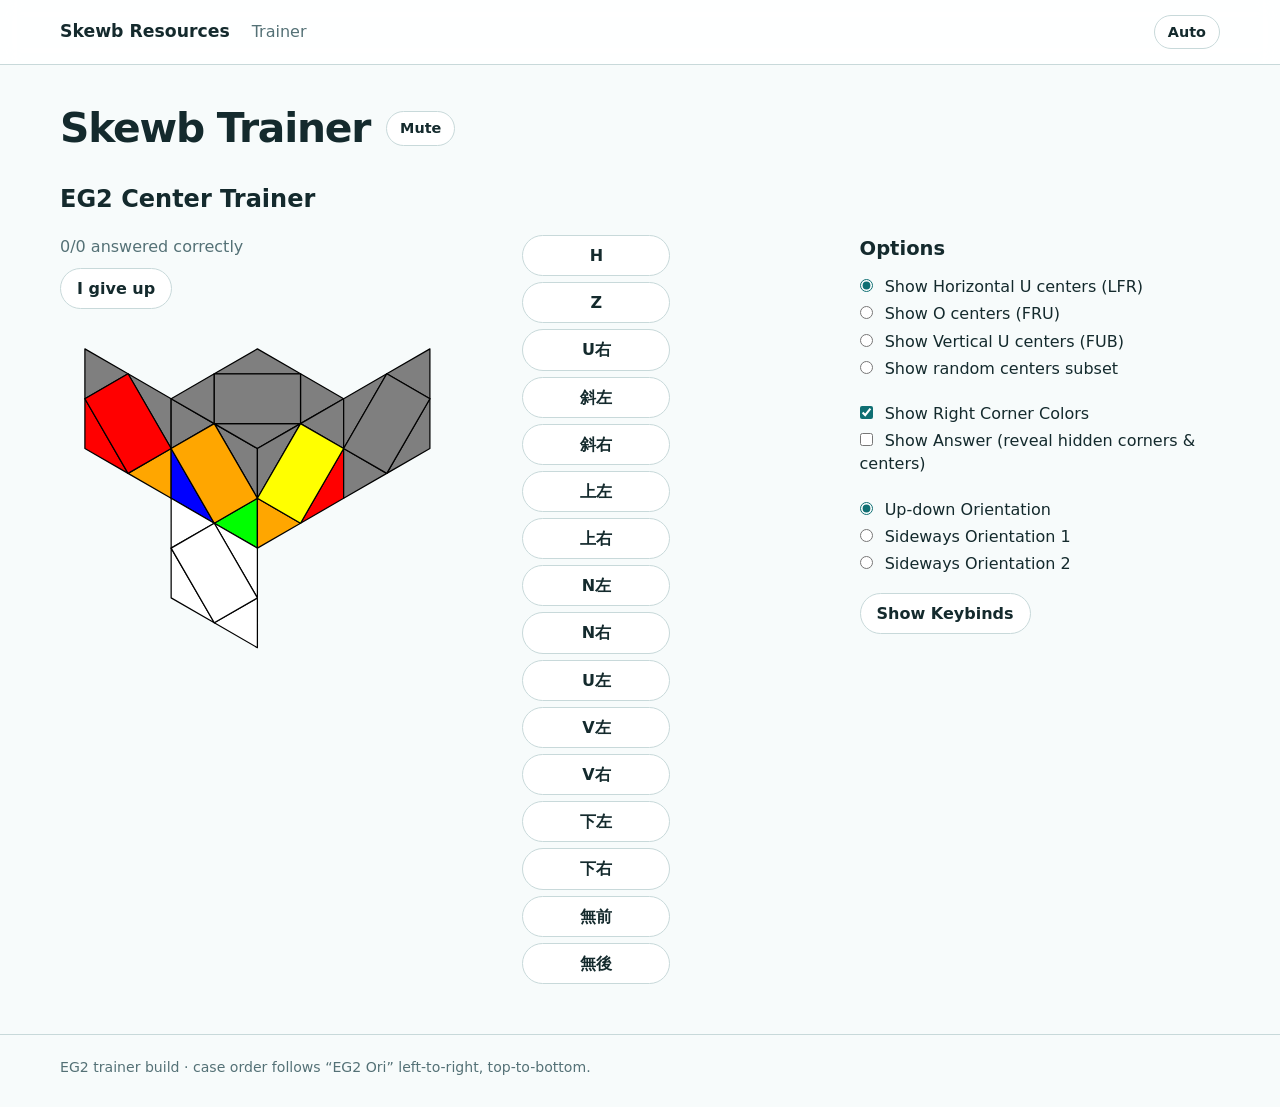
<file: index.html>
<!doctype html>
<html lang="en">
<head>
  <meta charset="utf-8" />
  <meta name="viewport" content="width=device-width, initial-scale=1" />
  <meta name="color-scheme" content="light dark" />
  <title>EG2 Center Trainer</title>
  <style>
:root {
  --bg: #f7fbfb;
  --surface: #ffffff;
  --surface-2: #f1f7f7;
  --ink: #142a2d;
  --muted: #547176;
  --line: #c8d9da;
  --line-heavy: #79999d;
  --accent: #0f6f73;
  --error-bg: #ffd9d9;
  --success-bg: #cff1d5;
  --shadow: 0 14px 40px rgba(28, 71, 76, 0.08);
}

html[data-theme="dark"] {
  --bg: #101819;
  --surface: #172224;
  --surface-2: #1d2b2d;
  --ink: #eaf5f5;
  --muted: #a9c0c2;
  --line: #34494c;
  --line-heavy: #789295;
  --accent: #83d7dc;
  --error-bg: #5d2727;
  --success-bg: #1d5530;
  --shadow: 0 14px 40px rgba(0, 0, 0, 0.18);
}

@media (prefers-color-scheme: dark) {
  html[data-theme="auto"] {
    --bg: #101819;
    --surface: #172224;
    --surface-2: #1d2b2d;
    --ink: #eaf5f5;
    --muted: #a9c0c2;
    --line: #34494c;
    --line-heavy: #789295;
    --accent: #83d7dc;
    --error-bg: #5d2727;
    --success-bg: #1d5530;
    --shadow: 0 14px 40px rgba(0, 0, 0, 0.18);
  }
}

* { box-sizing: border-box; }
body {
  margin: 0;
  font-family: ui-sans-serif, system-ui, -apple-system, BlinkMacSystemFont, "Segoe UI", sans-serif;
  background: var(--bg);
  color: var(--ink);
  line-height: 1.45;
}
button, input { font: inherit; }
button { color: inherit; }

.shell { width: min(1160px, calc(100% - 32px)); margin-inline: auto; }
.site-header {
  border-bottom: 1px solid var(--line);
  background: color-mix(in srgb, var(--surface) 88%, transparent);
  backdrop-filter: blur(10px);
}
.header-row { min-height: 64px; display: flex; align-items: center; gap: 22px; }
.brand { font-size: 1.08rem; font-weight: 750; color: var(--ink); text-decoration: none; }
.nav { display: flex; gap: 16px; margin-right: auto; }
.nav a { color: var(--muted); text-decoration: none; }
.nav a:hover { color: var(--ink); }
.main { padding-block: 34px 50px; }
.title-row { display: flex; align-items: center; gap: 16px; }
h1 { margin: 0; font-size: clamp(1.9rem, 4vw, 2.55rem); letter-spacing: -0.03em; }
h2 { margin: 24px 0 18px; font-size: 1.5rem; }
h3 { margin: 0 0 12px; font-size: 1.22rem; }

.trainer-grid {
  display: grid;
  grid-template-columns: minmax(340px, 1.05fr) minmax(210px, 0.72fr) minmax(280px, 0.95fr);
  column-gap: 64px;
  row-gap: 28px;
  align-items: start;
}
.question-column { min-width: 0; }
.score { margin-bottom: 10px; color: var(--muted); }

.pill {
  appearance: none;
  border: 1px solid var(--line);
  border-radius: 999px;
  background: var(--surface);
  padding: 8px 16px;
  font-weight: 650;
  cursor: pointer;
  transition: transform 130ms ease, border-color 130ms ease, background 130ms ease;
}
.pill:hover:not(:disabled) { transform: translateY(-1px); border-color: var(--line-heavy); }
.pill:disabled { opacity: 0.55; cursor: default; }
.pill.small { padding: 6px 13px; font-size: 0.9rem; }

.skewb-box {
  width: min(100%, 440px);
  margin-top: 15px;
  background: transparent;
}
.skewb-box svg { width: 100%; height: auto; display: block; overflow: visible; }

.answer-list { display: flex; flex-direction: column; gap: 6px; align-items: flex-start; }
.answer-button {
  width: 148px;
  text-align: center;
  appearance: none;
  border: 1px solid var(--line);
  border-radius: 999px;
  background: var(--surface);
  padding: 8px 14px;
  font-weight: 650;
  cursor: pointer;
  transition: transform 130ms ease, border-color 130ms ease, background 90ms ease;
}
.answer-button:hover { transform: translateY(-1px); border-color: var(--line-heavy); }
.answer-button.error { background: var(--error-bg); }
.answer-button.correct { background: var(--success-bg); }

.option-line { display: block; margin: 4px 0; cursor: pointer; }
.option-line input { margin: 0 7px 0 0; accent-color: var(--accent); }
.option-spacer { height: 14px; }

.keybind-editor { margin-top: 12px; display: grid; gap: 7px; }
.keybind-row { display: grid; grid-template-columns: 72px 80px 70px; gap: 7px; align-items: center; font-size: 0.92rem; }
.keybind-key { color: var(--muted); }
.keybind-row .pill { padding: 5px 10px; font-size: 0.86rem; }
.keybind-editor[hidden] { display: none; }

.site-footer { border-top: 1px solid var(--line); color: var(--muted); padding: 22px 0 30px; font-size: 0.88rem; }

@media (max-width: 960px) {
  .trainer-grid { grid-template-columns: minmax(300px, 1fr) minmax(200px, .65fr); column-gap: 34px; }
  .options-column { grid-column: 1 / -1; }
}
@media (max-width: 640px) {
  .shell { width: min(100% - 22px, 1160px); }
  .header-row { gap: 14px; }
  .trainer-grid { grid-template-columns: 1fr; }
  .answers-column, .options-column { grid-column: auto; }
  .answer-list { display: grid; grid-template-columns: repeat(2, minmax(0, 1fr)); width: 100%; }
  .answer-button { width: 100%; }
  .skewb-box { width: 100%; max-width: 430px; }
}

</style>
</head>
<body>
  <header class="site-header">
    <div class="shell header-row">
      <a class="brand" href="#">Skewb Resources</a>
      <nav class="nav" aria-label="Primary navigation">
        <a href="#trainer">Trainer</a>
      </nav>
      <button id="themeButton" class="pill small" type="button" aria-label="Theme">Auto</button>
    </div>
  </header>

  <main id="trainer" class="shell main">
    <div class="title-row">
      <h1>Skewb Trainer</h1>
      <button id="muteButton" class="pill small" type="button">Mute</button>
    </div>

    <h2>EG2 Center Trainer</h2>

    <div class="trainer-grid">
      <section class="question-column" aria-label="Question">
        <div id="score" class="score">0/0 answered correctly</div>
        <button id="giveUpButton" class="pill" type="button">I give up</button>
        <div id="skewbMount" class="skewb-box" aria-label="Skewb center recognition question"></div>
      </section>

      <section class="answers-column" aria-label="Answers">
        <div id="answerButtons" class="answer-list"></div>
      </section>

      <section class="options-column" aria-label="Options">
        <form id="optionsForm">
          <h3>Options</h3>

          <label class="option-line"><input type="radio" name="trainerType" value="HorizontalU" checked /> Show Horizontal U centers (LFR)</label>
          <label class="option-line"><input type="radio" name="trainerType" value="O" /> Show O centers (FRU)</label>
          <label class="option-line"><input type="radio" name="trainerType" value="VerticalU" /> Show Vertical U centers (FUB)</label>
          <label class="option-line"><input type="radio" name="trainerType" value="Random" /> Show random centers subset</label>

          <div class="option-spacer"></div>
          <label class="option-line"><input id="showRightCornerColors" type="checkbox" checked /> Show Right Corner Colors</label>
          <label class="option-line"><input id="showAnswer" type="checkbox" /> Show Answer (reveal hidden corners & centers)</label>

          <div class="option-spacer"></div>
          <label class="option-line"><input type="radio" name="cubeOrientation" value="UpDown" checked /> Up-down Orientation</label>
          <label class="option-line"><input type="radio" name="cubeOrientation" value="Sideways" /> Sideways Orientation 1</label>
          <label class="option-line"><input type="radio" name="cubeOrientation" value="Sideways2" /> Sideways Orientation 2</label>

          <div class="option-spacer"></div>
          <button id="keybindToggle" class="pill" type="button">Show Keybinds</button>
          <div id="keybindEditor" class="keybind-editor" hidden></div>
        </form>
      </section>
    </div>
  </main>

  <footer class="site-footer">
    <div class="shell">EG2 trainer build · case order follows “EG2 Ori” left-to-right, top-to-bottom.</div>
  </footer>

  <script>
(() => {
  "use strict";

  // ---------- Constants ----------
  const COLORS = {
    Gray: "rgb(127,127,127)",
    Orange: "rgb(255,166,0)",
    Green: "rgb(0,255,0)",
    Yellow: "rgb(255,255,0)",
    White: "rgb(255,255,255)",
    Red: "rgb(255,0,0)",
    Blue: "rgb(0,0,255)",
  };

  const SHORT_TO_COLOR = {
    R: COLORS.Red,
    G: COLORS.Green,
    O: COLORS.Orange,
    B: COLORS.Blue,
    Y: COLORS.Yellow,
    W: COLORS.White,
    X: COLORS.Gray,
  };

  const COLOR_TO_SHORT = new Map(Object.entries(SHORT_TO_COLOR).map(([short, color]) => [color, short]));

  // Position order used throughout is [L, F, R, B, U].
  // These are the 16 EG2 Ori representatives in the exact order of the user's
  // reference image: left-to-right on row 1, then left-to-right on row 2.
  const EG2_REPRESENTATIVES = [
    "OBRGY", "GRBOY", "BGROY", "RYOGB",
    "OYRBG", "RYBOG", "ORBYG", "OYBGR",
    "ORYGB", "GBORY", "RYGBO", "ROYBG",
    "BORYG", "ROGYB", "BRGYO", "GOBYR",
  ];

  const EG2_NAMES = [
    "H",
    "Z",
    "U右",
    "斜左",
    "斜右",
    "上左",
    "上右",
    "N左",
    "N右",
    "U左",
    "V左",
    "V右",
    "下左",
    "下右",
    "無前",
    "無後",
  ];

  const TRAINER_TYPES = ["HorizontalU", "O", "VerticalU"];
  const ORIENTATIONS = ["UpDown", "Sideways", "Sideways2"];
  const CENTER_INDICES = { L: 4, F: 9, D: 14, U: 19, R: 24, B: 29 };
  const CASE_CENTER_INDICES = [CENTER_INDICES.L, CENTER_INDICES.F, CENTER_INDICES.R, CENTER_INDICES.B, CENTER_INDICES.U];
  const CORNER_INDICES = [
    0,1,2,3, 5,6,7,8, 10,11,12,13, 15,16,17,18, 20,21,22,23, 25,26,27,28,
  ];

  // Canonical EG2 corner frame from the source EG2 Ori image (case 132).
  // Face order here follows this renderer: L, F, D, U, R, B; each face is 4 corners + center.
  const EG2_CORNER_SHORT = [
    "O","R","O","R", null,
    "G","B","G","B", null,
    "W","W","W","W", null,
    "Y","Y","Y","Y", null,
    "R","O","R","O", null,
    "B","G","B","G", null,
  ];

  const DEFAULT_KEYBINDS = [
    "Digit1", "Digit2", "Digit3", "Digit4", "Digit5", "Digit6", "Digit7", "Digit8",
    "Digit9", "Digit0", "KeyQ", "KeyW", "KeyE", "KeyR", "KeyT", "KeyY",
  ];

  // Exact 30-sticker face order: L(0-4), F(5-9), D(10-14), U(15-19), R(20-24), B(25-29).
  // Coordinates mirror the original trainer renderer so changing orientation only changes layout,
  // never sticker meaning.
  const P = {
    UpDown: {
      translate: [10, 10],
      polys: [
        [[0,0],[1,1],[0,2]], [[1,1],[2,2],[2,4]], [[1,5],[2,4],[2,6]], [[0,2],[1,5],[0,4]], [[1,1],[2,4],[1,5],[0,2]],
        [[2,2],[3,3],[2,4]], [[3,3],[4,4],[4,6]], [[3,7],[4,6],[4,8]], [[2,4],[3,7],[2,6]], [[3,3],[4,6],[3,7],[2,4]],
        [[2,6],[3,7],[2,8]], [[3,7],[4,8],[4,10]], [[3,11],[4,10],[4,12]], [[2,8],[3,11],[2,10]], [[3,7],[4,10],[3,11],[2,8]],
        [[4,0],[5,1],[3,1]], [[5,1],[6,2],[5,3]], [[5,3],[4,4],[3,3]], [[3,3],[2,2],[3,1]], [[3,1],[5,1],[5,3],[3,3]],
        [[4,6],[4,4],[5,3]], [[6,2],[6,4],[5,3]], [[6,4],[6,6],[5,7]], [[5,7],[4,8],[4,6]], [[5,3],[6,4],[5,7],[4,6]],
        [[6,4],[6,2],[7,1]], [[8,0],[8,2],[7,1]], [[8,2],[8,4],[7,5]], [[7,5],[6,6],[6,4]], [[7,1],[8,2],[7,5],[6,4]],
      ],
    },
    Sideways: {
      translate: [10, 21],
      polys: [
        [[2,-2],[3,-1],[1,-1]], [[3,-1],[4,0],[3,1]], [[3,1],[2,2],[1,1]], [[1,1],[0,0],[1,-1]], [[1,-1],[3,-1],[3,1],[1,1]],
        [[4,0],[5,1],[3,1]], [[5,1],[6,2],[5,3]], [[5,3],[4,4],[3,3]], [[3,3],[2,2],[3,1]], [[3,1],[5,1],[5,3],[3,3]],
        [[2,2],[3,3],[2,4]], [[3,3],[4,4],[4,6]], [[3,7],[4,6],[4,8]], [[2,4],[3,7],[2,6]], [[3,3],[4,6],[3,7],[2,4]],
        [[8,2],[8,4],[7,5]], [[7,5],[6,6],[6,4]], [[6,4],[6,2],[7,1]], [[8,0],[8,2],[7,1]], [[7,1],[8,2],[7,5],[6,4]],
        [[6,2],[6,4],[5,3]], [[6,4],[6,6],[5,7]], [[5,7],[4,8],[4,6]], [[4,6],[4,4],[5,3]], [[5,3],[6,4],[5,7],[4,6]],
        [[6,6],[6,8],[5,7]], [[6,8],[6,10],[5,11]], [[5,11],[4,12],[4,10]], [[4,10],[4,8],[5,7]], [[5,7],[6,8],[5,11],[4,10]],
      ],
    },
    Sideways2: {
      translate: [10, 21],
      polys: [
        [[4,0],[5,1],[3,1]], [[5,1],[6,2],[5,3]], [[5,3],[4,4],[3,3]], [[3,3],[2,2],[3,1]], [[3,1],[5,1],[5,3],[3,3]],
        [[6,2],[6,4],[5,3]], [[6,4],[6,6],[5,7]], [[5,7],[4,8],[4,6]], [[4,6],[4,4],[5,3]], [[5,3],[6,4],[5,7],[4,6]],
        [[2,2],[3,3],[2,4]], [[3,3],[4,4],[4,6]], [[3,7],[4,6],[4,8]], [[2,4],[3,7],[2,6]], [[3,3],[4,6],[3,7],[2,4]],
        [[8,2],[8,4],[7,5]], [[7,5],[6,6],[6,4]], [[6,4],[6,2],[7,1]], [[8,0],[8,2],[7,1]], [[7,1],[8,2],[7,5],[6,4]],
        [[6,6],[6,8],[5,7]], [[6,8],[6,10],[5,11]], [[5,11],[4,12],[4,10]], [[4,10],[4,8],[5,7]], [[5,7],[6,8],[5,11],[4,10]],
        [[2,-2],[3,-1],[1,-1]], [[3,-1],[4,0],[3,1]], [[3,1],[2,2],[1,1]], [[1,1],[0,0],[1,-1]], [[1,-1],[3,-1],[3,1],[1,1]],
      ],
    },
  };

  // ---------- Small math / cube rotations ----------
  const mod = (a, b) => ((a % b) + b) % b;
  const sin90 = (n) => [0, 1, 0, -1][mod(n, 4)];
  const cos90 = (n) => [1, 0, -1, 0][mod(n, 4)];

  function rotationMatrix(axis, th) {
    const [x, y, z] = axis;
    const c = cos90(th), s = sin90(th), t = 1 - c;
    return [
      [x*x*t+c, x*y*t-z*s, x*z*t+y*s],
      [x*y*t+z*s, y*y*t+c, y*z*t-x*s],
      [x*z*t-y*s, y*z*t+x*s, z*z*t+c],
    ];
  }

  function mmul(a, b) {
    return a.map((row, i) => b[0].map((_, j) => row.reduce((sum, v, k) => sum + v * b[k][j], 0)));
  }

  function mvec(m, v) {
    return m.map((row) => row.reduce((sum, x, i) => sum + x * v[i], 0));
  }

  const RX = [0,1,2,3].map(n => rotationMatrix([1,0,0], n));
  const RY1 = rotationMatrix([0,1,0], 1);
  const RY2 = rotationMatrix([0,1,0], 2);
  const RY3 = rotationMatrix([0,1,0], 3);
  const RZ1 = rotationMatrix([0,0,1], 1);
  const RZ3 = rotationMatrix([0,0,1], 3);
  const CUBE_ROTATIONS = [
    RX[0], RX[1], RX[2], RX[3],
    RY1, mmul(RX[1], RY1), mmul(RX[2], RY1), mmul(RX[3], RY1),
    RY2, mmul(RX[1], RY2), mmul(RX[2], RY2), mmul(RX[3], RY2),
    RY3, mmul(RX[1], RY3), mmul(RX[2], RY3), mmul(RX[3], RY3),
    RZ1, mmul(RX[1], RZ1), mmul(RX[2], RZ1), mmul(RX[3], RZ1),
    RZ3, mmul(RX[1], RZ3), mmul(RX[2], RZ3), mmul(RX[3], RZ3),
  ];

  const COLOR_AXES = {
    [COLORS.White]: [0,-1,0],
    [COLORS.Red]: [-1,0,0],
    [COLORS.Green]: [0,0,1],
    [COLORS.Orange]: [1,0,0],
    [COLORS.Blue]: [0,0,-1],
    [COLORS.Yellow]: [0,1,0],
    [COLORS.Gray]: [0,0,0],
  };
  const AXIS_TO_COLOR = new Map(Object.entries(COLOR_AXES).map(([color, axis]) => [axis.join(","), color]));
  function rotateColor(color, rotation) {
    if (color === COLORS.Gray) return COLORS.Gray;
    return AXIS_TO_COLOR.get(mvec(rotation, COLOR_AXES[color]).join(","));
  }

  // ---------- EG2 full-state model & display-based classification ----------
  // The old build grouped center permutations by a center-only y conjugation. That is
  // valid for the highly symmetric NS solved layer, but not for directional EG2 corners.
  // In this build the EG2 corners define the coordinate frame. Every answer is derived
  // from the complete displayed cube state after undoing its whole-cube color rotation.

  const CANONICAL_CORNER_COLORS = EG2_CORNER_SHORT.map(v => v ? SHORT_TO_COLOR[v] : null);

  function makeCanonicalFullState(caseIndex) {
    const state = Array(30).fill(COLORS.Gray);
    for (const i of CORNER_INDICES) state[i] = CANONICAL_CORNER_COLORS[i];

    const rep = EG2_REPRESENTATIVES[caseIndex];
    state[CENTER_INDICES.L] = SHORT_TO_COLOR[rep[0]];
    state[CENTER_INDICES.F] = SHORT_TO_COLOR[rep[1]];
    state[CENTER_INDICES.R] = SHORT_TO_COLOR[rep[2]];
    state[CENTER_INDICES.B] = SHORT_TO_COLOR[rep[3]];
    state[CENTER_INDICES.U] = SHORT_TO_COLOR[rep[4]];
    state[CENTER_INDICES.D] = COLORS.White;
    return state;
  }

  function rotateState(state, rotation) {
    return state.map(c => rotateColor(c, rotation));
  }

  function cornerFrameMatches(state) {
    return CORNER_INDICES.every(i => state[i] === CANONICAL_CORNER_COLORS[i]);
  }

  function normalizeEG2State(rotatedFullState) {
    const matches = [];
    for (const candidate of CUBE_ROTATIONS) {
      const normalized = rotateState(rotatedFullState, candidate);
      if (cornerFrameMatches(normalized)) matches.push(normalized);
    }
    if (matches.length !== 1) {
      throw new Error(`EG2 corner-frame normalization expected 1 match, got ${matches.length}`);
    }
    return matches[0];
  }

  function centerSequenceFromState(normalizedState) {
    return CASE_CENTER_INDICES.map(i => COLOR_TO_SHORT.get(normalizedState[i])).join("");
  }

  function classifyDisplayedFullState(rotatedFullState) {
    const normalized = normalizeEG2State(rotatedFullState);
    if (normalized[CENTER_INDICES.D] !== COLORS.White) {
      throw new Error("EG2 normalization did not restore the white D center");
    }
    const seq = centerSequenceFromState(normalized);
    const caseIndex = EG2_REPRESENTATIVES.indexOf(seq);
    if (caseIndex < 0) throw new Error(`Unknown normalized EG2 center state: ${seq}`);
    return { caseIndex, normalized, sequence: seq };
  }

  function makeMaskedState(fullState, trainerType, showRightCornerColors, showAnswer) {
    if (showAnswer) return [...fullState];

    const state = Array(30).fill(COLORS.Gray);

    // Keep the bottom face exactly as the original NS trainer does.
    for (let i = 10; i <= 14; i++) state[i] = fullState[i];

    // Exactly three recognition centers, matching the original NS trainer subsets.
    if (trainerType === "HorizontalU") {
      state[CENTER_INDICES.L] = fullState[CENTER_INDICES.L];
      state[CENTER_INDICES.F] = fullState[CENTER_INDICES.F];
      state[CENTER_INDICES.R] = fullState[CENTER_INDICES.R];
      state[2] = fullState[2];
      state[3] = fullState[3];
    } else if (trainerType === "O") {
      state[CENTER_INDICES.F] = fullState[CENTER_INDICES.F];
      state[CENTER_INDICES.R] = fullState[CENTER_INDICES.R];
      state[CENTER_INDICES.U] = fullState[CENTER_INDICES.U];
    } else if (trainerType === "VerticalU") {
      state[CENTER_INDICES.F] = fullState[CENTER_INDICES.F];
      state[CENTER_INDICES.U] = fullState[CENTER_INDICES.U];
      state[CENTER_INDICES.B] = fullState[CENTER_INDICES.B];
    } else {
      throw new Error(`Unknown trainer type: ${trainerType}`);
    }

    // Same corner clues as the original NS center trainer, but with EG2 colors.
    state[7] = fullState[7];
    state[8] = fullState[8];
    if (showRightCornerColors) {
      state[22] = fullState[22];
      state[23] = fullState[23];
    }
    return state;
  }

  // ---------- Persistent settings ----------
  const STORAGE_KEY = "eg2-center-trainer-settings-v2";
  const KEYBIND_KEY = "eg2-center-trainer-keybinds-v1";
  const THEME_KEY = "eg2-center-trainer-theme-v1";

  const options = Object.assign({
    trainerType: "HorizontalU",
    showRightCornerColors: true,
    showAnswer: false,
    cubeOrientation: "UpDown",
  }, safeReadJSON(STORAGE_KEY, {}));

  let keybinds = safeReadJSON(KEYBIND_KEY, DEFAULT_KEYBINDS);
  if (!Array.isArray(keybinds) || keybinds.length !== 16) keybinds = [...DEFAULT_KEYBINDS];

  function safeReadJSON(key, fallback) {
    try {
      const raw = localStorage.getItem(key);
      return raw ? JSON.parse(raw) : fallback;
    } catch { return fallback; }
  }
  function saveOptions() { localStorage.setItem(STORAGE_KEY, JSON.stringify(options)); }
  function saveKeybinds() { localStorage.setItem(KEYBIND_KEY, JSON.stringify(keybinds)); }

  // ---------- Trainer state ----------
  let currentQuestion = null;
  let correctQuestions = 0;
  let totalQuestions = 0;
  let wrongThisQuestion = new Set();
  let answeredCorrectCase = null;
  let muted = false;
  let keybindEditorOn = false;
  let editingCase = null;

  function randomChoice(arr) { return arr[Math.floor(Math.random() * arr.length)]; }

  function generateQuestion() {
    const sourceCaseIndex = Math.floor(Math.random() * EG2_REPRESENTATIVES.length);
    const rotation = randomChoice(CUBE_ROTATIONS);
    const fullState = rotateState(makeCanonicalFullState(sourceCaseIndex), rotation);
    const derived = classifyDisplayedFullState(fullState);
    if (derived.caseIndex !== sourceCaseIndex) {
      throw new Error(`Generated EG2 case mismatch: source ${sourceCaseIndex}, displayed ${derived.caseIndex}`);
    }
    currentQuestion = {
      sourceCaseIndex,
      caseIndex: derived.caseIndex,
      rotation,
      fullState,
      randomTrainerType: randomChoice(TRAINER_TYPES),
    };
    wrongThisQuestion = new Set();
    renderAll();
  }

  function chosenTrainerType() {
    return options.trainerType === "Random" ? currentQuestion.randomTrainerType : options.trainerType;
  }

  function rendererState() {
    return makeMaskedState(
      currentQuestion.fullState,
      chosenTrainerType(),
      !!options.showRightCornerColors,
      !!options.showAnswer,
    );
  }

  // ---------- SVG renderer ----------
  function buildSVG(state) {
    const ns = "http://www.w3.org/2000/svg";
    const svg = document.createElementNS(ns, "svg");
    svg.setAttribute("viewBox", "0 0 160 140");
    svg.setAttribute("role", "img");
    svg.setAttribute("aria-label", "EG2 center recognition Skewb diagram");

    const xsc = Math.sqrt(3) * 10;
    const ysc = 10;
    const spec = P[options.cubeOrientation] || P.UpDown;
    const [tx, ty] = spec.translate;

    spec.polys.forEach((poly, i) => {
      const el = document.createElementNS(ns, "polygon");
      const pts = poly.map(([x,y]) => `${x * xsc + tx} ${y * ysc + ty}`).join(" ");
      el.setAttribute("points", pts);
      el.setAttribute("fill", state[i]);
      el.setAttribute("stroke", "black");
      el.setAttribute("stroke-width", "0.5");
      el.setAttribute("stroke-linejoin", "round");
      svg.appendChild(el);
    });
    return svg;
  }

  // ---------- UI ----------
  const els = {
    score: document.getElementById("score"),
    giveUpButton: document.getElementById("giveUpButton"),
    skewbMount: document.getElementById("skewbMount"),
    answerButtons: document.getElementById("answerButtons"),
    optionsForm: document.getElementById("optionsForm"),
    showRight: document.getElementById("showRightCornerColors"),
    showAnswer: document.getElementById("showAnswer"),
    muteButton: document.getElementById("muteButton"),
    themeButton: document.getElementById("themeButton"),
    keybindToggle: document.getElementById("keybindToggle"),
    keybindEditor: document.getElementById("keybindEditor"),
  };

  function renderAll() {
    renderScore();
    renderDiagram();
    renderAnswers();
    syncOptionsUI();
    renderKeybindEditor();
  }

  function renderScore() {
    els.score.textContent = `${correctQuestions}/${totalQuestions} answered correctly`;
  }

  function renderDiagram() {
    els.skewbMount.replaceChildren(buildSVG(rendererState()));
  }

  function renderAnswers() {
    els.answerButtons.replaceChildren();
    EG2_REPRESENTATIVES.forEach((_, i) => {
      const btn = document.createElement("button");
      btn.type = "button";
      btn.className = "answer-button";
      if (wrongThisQuestion.has(i)) btn.classList.add("error");
      if (answeredCorrectCase === i) btn.classList.add("correct");
      btn.textContent = EG2_NAMES[i];
      btn.title = `Reference case ${i + 1} (image order)`;
      btn.addEventListener("click", () => selectCase(i));
      els.answerButtons.appendChild(btn);
    });
  }

  function syncOptionsUI() {
    const trainerRadio = els.optionsForm.querySelector(`input[name="trainerType"][value="${options.trainerType}"]`);
    const orientationRadio = els.optionsForm.querySelector(`input[name="cubeOrientation"][value="${options.cubeOrientation}"]`);
    if (trainerRadio) trainerRadio.checked = true;
    if (orientationRadio) orientationRadio.checked = true;
    els.showRight.checked = !!options.showRightCornerColors;
    els.showAnswer.checked = !!options.showAnswer;
  }

  function humanKey(code) {
    return code.replace(/^(Key|Digit)/, "").replace("Space", "Space");
  }

  function renderKeybindEditor() {
    els.keybindEditor.hidden = !keybindEditorOn;
    els.keybindToggle.textContent = keybindEditorOn ? "Save Changes" : "Show Keybinds";
    if (!keybindEditorOn) { els.keybindEditor.replaceChildren(); return; }

    els.keybindEditor.replaceChildren();
    EG2_REPRESENTATIVES.forEach((_, i) => {
      const row = document.createElement("div");
      row.className = "keybind-row";
      const label = document.createElement("span");
      label.textContent = EG2_NAMES[i];
      const key = document.createElement("span");
      key.className = "keybind-key";
      key.textContent = `${humanKey(keybinds[i])} key`;
      const edit = document.createElement("button");
      edit.type = "button";
      edit.className = "pill";
      edit.textContent = editingCase === i ? "Press!" : "Edit";
      edit.disabled = editingCase !== null && editingCase !== i;
      edit.addEventListener("click", () => { editingCase = i; renderKeybindEditor(); edit.blur(); });
      row.append(label, key, edit);
      els.keybindEditor.appendChild(row);
    });
    const reset = document.createElement("button");
    reset.type = "button";
    reset.className = "pill";
    reset.textContent = "Reset Keybinds";
    reset.disabled = editingCase !== null;
    reset.addEventListener("click", () => { keybinds = [...DEFAULT_KEYBINDS]; saveKeybinds(); renderKeybindEditor(); });
    els.keybindEditor.appendChild(reset);
  }

  function selectCase(i) {
    if (keybindEditorOn) return;
    if (i === currentQuestion.caseIndex) {
      playTone(true);
      if (wrongThisQuestion.size === 0) {
        correctQuestions++;
        totalQuestions++;
      }
      answeredCorrectCase = i;
      generateQuestion();
      // Keep the just-correct answer highlighted for 300 ms, as in the original trainer.
      renderAnswers();
      setTimeout(() => { answeredCorrectCase = null; renderAnswers(); }, 300);
    } else {
      playTone(false);
      if (wrongThisQuestion.size === 0) totalQuestions++;
      wrongThisQuestion.add(i);
      answeredCorrectCase = null;
      renderScore();
      renderAnswers();
    }
  }

  function giveUp() {
    playTone(false);
    if (wrongThisQuestion.size === 0) totalQuestions++;
    for (let i = 0; i < 16; i++) if (i !== currentQuestion.caseIndex) wrongThisQuestion.add(i);
    answeredCorrectCase = null;
    renderScore();
    renderAnswers();
  }

  function playTone(correct) {
    if (muted) return;
    try {
      const AC = window.AudioContext || window.webkitAudioContext;
      if (!AC) return;
      const ctx = new AC();
      const osc = ctx.createOscillator();
      const gain = ctx.createGain();
      osc.type = "sine";
      osc.frequency.value = correct ? 660 : 180;
      gain.gain.setValueAtTime(0.05, ctx.currentTime);
      gain.gain.exponentialRampToValueAtTime(0.0001, ctx.currentTime + (correct ? 0.12 : 0.18));
      osc.connect(gain).connect(ctx.destination);
      osc.start();
      osc.stop(ctx.currentTime + (correct ? 0.12 : 0.18));
      osc.addEventListener("ended", () => ctx.close());
    } catch { /* audio is optional */ }
  }

  // ---------- Events ----------
  els.giveUpButton.addEventListener("click", giveUp);

  els.optionsForm.addEventListener("change", (e) => {
    const t = e.target;
    if (t.name === "trainerType") options.trainerType = t.value;
    if (t.name === "cubeOrientation") options.cubeOrientation = t.value;
    if (t.id === "showRightCornerColors") options.showRightCornerColors = t.checked;
    if (t.id === "showAnswer") options.showAnswer = t.checked;
    saveOptions();
    renderDiagram();
  });

  els.muteButton.addEventListener("click", () => {
    muted = !muted;
    els.muteButton.textContent = muted ? "Unmute" : "Mute";
  });

  els.keybindToggle.addEventListener("click", () => {
    keybindEditorOn = !keybindEditorOn;
    editingCase = null;
    renderKeybindEditor();
    els.keybindToggle.blur();
  });

  document.addEventListener("keydown", (e) => {
    if (editingCase !== null) {
      e.preventDefault();
      const oldIndex = keybinds.indexOf(e.code);
      if (oldIndex >= 0 && oldIndex !== editingCase) {
        [keybinds[oldIndex], keybinds[editingCase]] = [keybinds[editingCase], keybinds[oldIndex]];
      } else {
        keybinds[editingCase] = e.code;
      }
      editingCase = null;
      saveKeybinds();
      renderKeybindEditor();
      return;
    }
    if (keybindEditorOn || e.repeat) return;
    const i = keybinds.indexOf(e.code);
    if (i >= 0) {
      e.preventDefault();
      selectCase(i);
    }
  });

  // Theme button: Auto -> Light -> Dark -> Auto.
  const themeModes = ["auto", "light", "dark"];
  let theme = localStorage.getItem(THEME_KEY) || "auto";
  if (!themeModes.includes(theme)) theme = "auto";
  function applyTheme() {
    document.documentElement.dataset.theme = theme;
    els.themeButton.textContent = theme[0].toUpperCase() + theme.slice(1);
    localStorage.setItem(THEME_KEY, theme);
  }
  els.themeButton.addEventListener("click", () => {
    theme = themeModes[(themeModes.indexOf(theme) + 1) % themeModes.length];
    applyTheme();
  });

  // ---------- Self-checks ----------
  function runSelfChecks() {
    const assert = (condition, message) => { if (!condition) throw new Error(`EG2 trainer self-check failed: ${message}`); };
    assert(CUBE_ROTATIONS.length === 24, "must have 24 cube rotations");
    assert(EG2_REPRESENTATIVES.length === 16, "must have 16 EG2 Ori cases");
    assert(new Set(EG2_REPRESENTATIVES).size === 16, "EG2 representatives must be unique");
    assert(new Set(EG2_NAMES).size === 16, "EG2 names must be unique");
    assert(ORIENTATIONS.every(o => P[o] && P[o].polys.length === 30), "all 3 renderer orientations must have 30 stickers");

    // Source EG2 Ori case 132: visible five-face SVG has centers U,F,R,B,L = Y,B,R,G,O
    // and corner groups U=YYYY, F=GBGB, R=RORO, B=BGBG, L=OROR.
    assert(EG2_REPRESENTATIVES[0] === "OBRGY", "case 132 / H center order must be L,F,R,B,U = OBRGY");
    assert(EG2_CORNER_SHORT.slice(0,4).join("") === "OROR", "L EG2 corners OROR");
    assert(EG2_CORNER_SHORT.slice(5,9).join("") === "GBGB", "F EG2 corners GBGB");
    assert(EG2_CORNER_SHORT.slice(10,14).join("") === "WWWW", "D EG2 corners WWWW");
    assert(EG2_CORNER_SHORT.slice(15,19).join("") === "YYYY", "U EG2 corners YYYY");
    assert(EG2_CORNER_SHORT.slice(20,24).join("") === "RORO", "R EG2 corners RORO");
    assert(EG2_CORNER_SHORT.slice(25,29).join("") === "BGBG", "B EG2 corners BGBG");

    const centerSets = {
      HorizontalU: [CENTER_INDICES.L, CENTER_INDICES.F, CENTER_INDICES.R],
      O: [CENTER_INDICES.F, CENTER_INDICES.R, CENTER_INDICES.U],
      VerticalU: [CENTER_INDICES.F, CENTER_INDICES.U, CENTER_INDICES.B],
    };
    assert(JSON.stringify(centerSets.HorizontalU) === JSON.stringify([4,9,24]), "LFR center placement");
    assert(JSON.stringify(centerSets.O) === JSON.stringify([9,24,19]), "FRU center placement");
    assert(JSON.stringify(centerSets.VerticalU) === JSON.stringify([9,19,29]), "FUB center placement");

    let fullStatesChecked = 0;
    let displayCombinationsChecked = 0;

    for (let caseIndex = 0; caseIndex < 16; caseIndex++) {
      const canonical = makeCanonicalFullState(caseIndex);
      assert(!canonical.includes(COLORS.Gray), `case ${caseIndex + 1} canonical answer must reveal all 30 stickers`);
      assert(classifyDisplayedFullState(canonical).caseIndex === caseIndex, `case ${caseIndex + 1} canonical classification`);

      for (const rotation of CUBE_ROTATIONS) {
        const fullState = rotateState(canonical, rotation);
        const derived = classifyDisplayedFullState(fullState);
        assert(derived.caseIndex === caseIndex, `case ${caseIndex + 1} classification survives a cube rotation`);
        assert(centerSequenceFromState(derived.normalized) === EG2_REPRESENTATIVES[caseIndex], `case ${caseIndex + 1} normalizes to source representative`);
        fullStatesChecked++;

        for (const trainerType of TRAINER_TYPES) {
          const hidden = makeMaskedState(fullState, trainerType, true, false);
          const shown = makeMaskedState(fullState, trainerType, true, true);

          // Reveal mode must be the exact full state, never a reconstructed approximation.
          assert(shown.every((c, i) => c === fullState[i]), `show answer reproduces full state for case ${caseIndex + 1}`);
          assert(!shown.includes(COLORS.Gray), `show answer contains no hidden stickers for case ${caseIndex + 1}`);

          // Hidden mode: top/U corners stay hidden, and exactly the requested 3 non-D centers are shown.
          assert([15,16,17,18].every(i => hidden[i] === COLORS.Gray), `${trainerType} hides U/top corners`);
          const wanted = new Set(centerSets[trainerType]);
          for (const idx of [CENTER_INDICES.L, CENTER_INDICES.F, CENTER_INDICES.R, CENTER_INDICES.B, CENTER_INDICES.U]) {
            assert((hidden[idx] !== COLORS.Gray) === wanted.has(idx), `${trainerType} exact 3-center mask at index ${idx}`);
          }
          assert(hidden[CENTER_INDICES.D] !== COLORS.Gray, `${trainerType} keeps bottom D center visible as in NS`);

          // Show Right Corner Colors only controls R-side bottom pair in hidden mode.
          const noRight = makeMaskedState(fullState, trainerType, false, false);
          assert(noRight[22] === COLORS.Gray && noRight[23] === COLORS.Gray, `${trainerType} hides R-side pair when option is off`);
          assert(hidden[22] !== COLORS.Gray && hidden[23] !== COLORS.Gray, `${trainerType} shows R-side pair when option is on`);

          for (const orientation of ORIENTATIONS) {
            assert(P[orientation].polys.length === hidden.length, `${orientation} renderer sticker count`);
            displayCombinationsChecked++;
          }
        }
      }
    }

    assert(fullStatesChecked === 16 * 24, `must verify 384 full case/rotation states, got ${fullStatesChecked}`);
    assert(displayCombinationsChecked === 16 * 24 * 3 * 3, `must verify 3456 case/rotation/subset/orientation combinations, got ${displayCombinationsChecked}`);

    window.EG2_DEBUG = {
      representatives: [...EG2_REPRESENTATIVES],
      names: [...EG2_NAMES],
      fullStatesChecked,
      displayCombinationsChecked,
      centerIndices: centerSets,
      sourceCase132Corners: { L: "OROR", F: "GBGB", D: "WWWW", U: "YYYY", R: "RORO", B: "BGBG" },
      classifier: "full displayed state -> EG2 corner-frame normalization -> exact 16-case center lookup",
    };
    console.info("EG2 Center Trainer exhaustive self-checks passed", window.EG2_DEBUG);
  }

  // ---------- Start ----------
  applyTheme();
  runSelfChecks();
  syncOptionsUI();
  generateQuestion();
})();

</script>
</body>
</html>
</file>
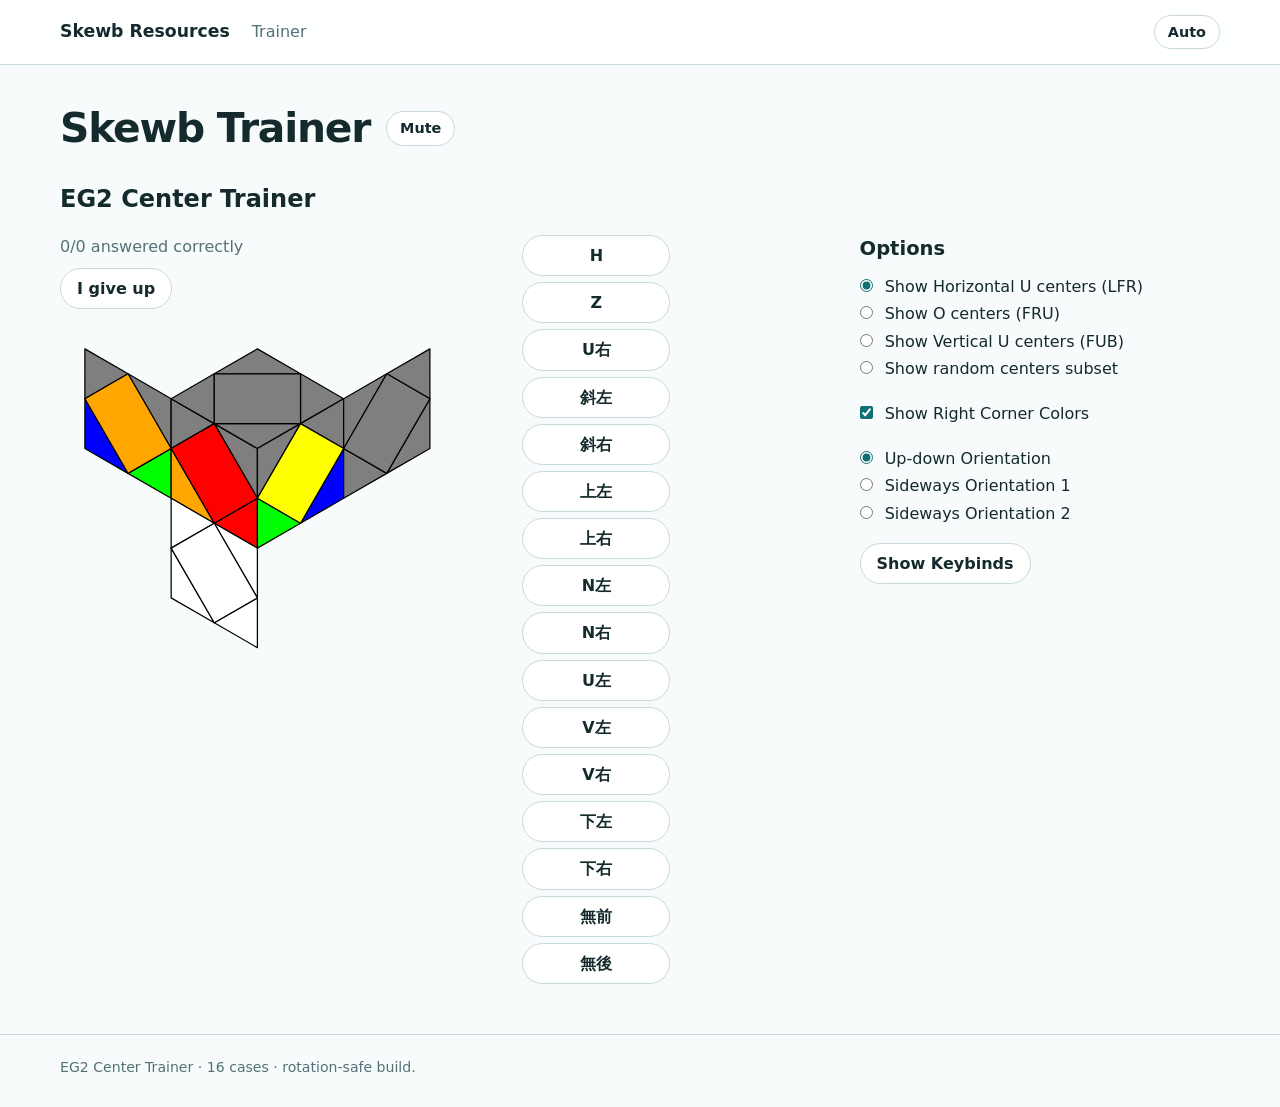
<file: EG2_Center_Trainer-1.html>
<!doctype html>
<html lang="en">
<head>
  <meta charset="utf-8" />
  <meta name="viewport" content="width=device-width, initial-scale=1" />
  <meta name="color-scheme" content="light dark" />
  <title>EG2 Center Trainer</title>
  <style>
:root {
  --bg: #f7fbfb;
  --surface: #ffffff;
  --surface-2: #f1f7f7;
  --ink: #142a2d;
  --muted: #547176;
  --line: #c8d9da;
  --line-heavy: #79999d;
  --accent: #0f6f73;
  --error-bg: #ffd9d9;
  --success-bg: #cff1d5;
  --shadow: 0 14px 40px rgba(28, 71, 76, 0.08);
}

html[data-theme="dark"] {
  --bg: #101819;
  --surface: #172224;
  --surface-2: #1d2b2d;
  --ink: #eaf5f5;
  --muted: #a9c0c2;
  --line: #34494c;
  --line-heavy: #789295;
  --accent: #83d7dc;
  --error-bg: #5d2727;
  --success-bg: #1d5530;
  --shadow: 0 14px 40px rgba(0, 0, 0, 0.18);
}

@media (prefers-color-scheme: dark) {
  html[data-theme="auto"] {
    --bg: #101819;
    --surface: #172224;
    --surface-2: #1d2b2d;
    --ink: #eaf5f5;
    --muted: #a9c0c2;
    --line: #34494c;
    --line-heavy: #789295;
    --accent: #83d7dc;
    --error-bg: #5d2727;
    --success-bg: #1d5530;
    --shadow: 0 14px 40px rgba(0, 0, 0, 0.18);
  }
}

* { box-sizing: border-box; }
body {
  margin: 0;
  font-family: ui-sans-serif, system-ui, -apple-system, BlinkMacSystemFont, "Segoe UI", sans-serif;
  background: var(--bg);
  color: var(--ink);
  line-height: 1.45;
}
button, input { font: inherit; }
button { color: inherit; }

.shell { width: min(1160px, calc(100% - 32px)); margin-inline: auto; }
.site-header {
  border-bottom: 1px solid var(--line);
  background: color-mix(in srgb, var(--surface) 88%, transparent);
  backdrop-filter: blur(10px);
}
.header-row { min-height: 64px; display: flex; align-items: center; gap: 22px; }
.brand { font-size: 1.08rem; font-weight: 750; color: var(--ink); text-decoration: none; }
.nav { display: flex; gap: 16px; margin-right: auto; }
.nav a { color: var(--muted); text-decoration: none; }
.nav a:hover { color: var(--ink); }
.main { padding-block: 34px 50px; }
.title-row { display: flex; align-items: center; gap: 16px; }
h1 { margin: 0; font-size: clamp(1.9rem, 4vw, 2.55rem); letter-spacing: -0.03em; }
h2 { margin: 24px 0 18px; font-size: 1.5rem; }
h3 { margin: 0 0 12px; font-size: 1.22rem; }

.trainer-grid {
  display: grid;
  grid-template-columns: minmax(340px, 1.05fr) minmax(210px, 0.72fr) minmax(280px, 0.95fr);
  column-gap: 64px;
  row-gap: 28px;
  align-items: start;
}
.question-column { min-width: 0; }
.score { margin-bottom: 10px; color: var(--muted); }

.pill {
  appearance: none;
  border: 1px solid var(--line);
  border-radius: 999px;
  background: var(--surface);
  padding: 8px 16px;
  font-weight: 650;
  cursor: pointer;
  transition: transform 130ms ease, border-color 130ms ease, background 130ms ease;
}
.pill:hover:not(:disabled) { transform: translateY(-1px); border-color: var(--line-heavy); }
.pill:disabled { opacity: 0.55; cursor: default; }
.pill.small { padding: 6px 13px; font-size: 0.9rem; }

.skewb-box {
  width: min(100%, 440px);
  margin-top: 15px;
  background: transparent;
}
.skewb-box svg { width: 100%; height: auto; display: block; overflow: visible; }

.answer-list { display: flex; flex-direction: column; gap: 6px; align-items: flex-start; }
.answer-button {
  width: 148px;
  text-align: center;
  appearance: none;
  border: 1px solid var(--line);
  border-radius: 999px;
  background: var(--surface);
  padding: 8px 14px;
  font-weight: 650;
  cursor: pointer;
  transition: transform 130ms ease, border-color 130ms ease, background 90ms ease;
}
.answer-button:hover { transform: translateY(-1px); border-color: var(--line-heavy); }
.answer-button.error { background: var(--error-bg); }
.answer-button.correct { background: var(--success-bg); }

.option-line { display: block; margin: 4px 0; cursor: pointer; }
.option-line input { margin: 0 7px 0 0; accent-color: var(--accent); }
.option-spacer { height: 14px; }

.keybind-editor { margin-top: 12px; display: grid; gap: 7px; }
.keybind-row { display: grid; grid-template-columns: 72px 80px 70px; gap: 7px; align-items: center; font-size: 0.92rem; }
.keybind-key { color: var(--muted); }
.keybind-row .pill { padding: 5px 10px; font-size: 0.86rem; }
.keybind-editor[hidden] { display: none; }

.site-footer { border-top: 1px solid var(--line); color: var(--muted); padding: 22px 0 30px; font-size: 0.88rem; }

@media (max-width: 960px) {
  .trainer-grid { grid-template-columns: minmax(300px, 1fr) minmax(200px, .65fr); column-gap: 34px; }
  .options-column { grid-column: 1 / -1; }
}
@media (max-width: 640px) {
  .shell { width: min(100% - 22px, 1160px); }
  .header-row { gap: 14px; }
  .trainer-grid { grid-template-columns: 1fr; }
  .answers-column, .options-column { grid-column: auto; }
  .answer-list { display: grid; grid-template-columns: repeat(2, minmax(0, 1fr)); width: 100%; }
  .answer-button { width: 100%; }
  .skewb-box { width: 100%; max-width: 430px; }
}

</style>
</head>
<body>
  <header class="site-header">
    <div class="shell header-row">
      <a class="brand" href="#">Skewb Resources</a>
      <nav class="nav" aria-label="Primary navigation">
        <a href="#trainer">Trainer</a>
      </nav>
      <button id="themeButton" class="pill small" type="button" aria-label="Theme">Auto</button>
    </div>
  </header>

  <main id="trainer" class="shell main">
    <div class="title-row">
      <h1>Skewb Trainer</h1>
      <button id="muteButton" class="pill small" type="button">Mute</button>
    </div>

    <h2>EG2 Center Trainer</h2>

    <div class="trainer-grid">
      <section class="question-column" aria-label="Question">
        <div id="score" class="score">0/0 answered correctly</div>
        <button id="giveUpButton" class="pill" type="button">I give up</button>
        <div id="skewbMount" class="skewb-box" aria-label="Skewb center recognition question"></div>
      </section>

      <section class="answers-column" aria-label="Answers">
        <div id="answerButtons" class="answer-list"></div>
      </section>

      <section class="options-column" aria-label="Options">
        <form id="optionsForm">
          <h3>Options</h3>

          <label class="option-line"><input type="radio" name="trainerType" value="HorizontalU" checked /> Show Horizontal U centers (LFR)</label>
          <label class="option-line"><input type="radio" name="trainerType" value="O" /> Show O centers (FRU)</label>
          <label class="option-line"><input type="radio" name="trainerType" value="VerticalU" /> Show Vertical U centers (FUB)</label>
          <label class="option-line"><input type="radio" name="trainerType" value="Random" /> Show random centers subset</label>

          <div class="option-spacer"></div>
          <label class="option-line"><input id="showRightCornerColors" type="checkbox" checked /> Show Right Corner Colors</label>

          <div class="option-spacer"></div>
          <label class="option-line"><input type="radio" name="cubeOrientation" value="UpDown" checked /> Up-down Orientation</label>
          <label class="option-line"><input type="radio" name="cubeOrientation" value="Sideways" /> Sideways Orientation 1</label>
          <label class="option-line"><input type="radio" name="cubeOrientation" value="Sideways2" /> Sideways Orientation 2</label>

          <div class="option-spacer"></div>
          <button id="keybindToggle" class="pill" type="button">Show Keybinds</button>
          <div id="keybindEditor" class="keybind-editor" hidden></div>
        </form>
      </section>
    </div>
  </main>

  <footer class="site-footer">
    <div class="shell">EG2 Center Trainer · 16 cases · rotation-safe build.</div>
  </footer>

  <script>
(() => {
  "use strict";

  // ---------- Constants ----------
  const COLORS = {
    Gray: "rgb(127,127,127)",
    Orange: "rgb(255,166,0)",
    Green: "rgb(0,255,0)",
    Yellow: "rgb(255,255,0)",
    White: "rgb(255,255,255)",
    Red: "rgb(255,0,0)",
    Blue: "rgb(0,0,255)",
  };

  const SHORT_TO_COLOR = {
    R: COLORS.Red,
    G: COLORS.Green,
    O: COLORS.Orange,
    B: COLORS.Blue,
    Y: COLORS.Yellow,
    W: COLORS.White,
    X: COLORS.Gray,
  };

  // Position order used throughout is [L, F, R, B, U].
  // These are the 16 EG2 Ori representatives in the exact order of the user's
  // reference image: left-to-right on row 1, then left-to-right on row 2.
  const EG2_REPRESENTATIVES = [
    "OBRGY", "GRBOY", "BGROY", "RYOGB",
    "OYRBG", "RYBOG", "ORBYG", "OYBGR",
    "ORYGB", "GBORY", "RYGBO", "ROYBG",
    "BORYG", "ROGYB", "BRGYO", "GOBYR",
  ];

  const EG2_NAMES = [
    "H", "Z", "U右", "斜左",
    "斜右", "上左", "上右", "N左",
    "N右", "U左", "V左", "V右",
    "下左", "下右", "無前", "無後",
  ];

  const TRAINER_TYPES = ["HorizontalU", "O", "VerticalU"];
  const BASE = "RGOBY"; // solved center order [L,F,R,B,U]
  const SIDE_COLOR_CYCLE = { R: "G", G: "O", O: "B", B: "R", Y: "Y" };

  const DEFAULT_KEYBINDS = [
    "Digit1", "Digit2", "Digit3", "Digit4", "Digit5", "Digit6", "Digit7", "Digit8",
    "Digit9", "Digit0", "KeyQ", "KeyW", "KeyE", "KeyR", "KeyT", "KeyY",
  ];

  // Exact 30-sticker face order: L(0-4), F(5-9), D(10-14), U(15-19), R(20-24), B(25-29).
  // Coordinates mirror the original trainer renderer so changing orientation only changes layout,
  // never sticker meaning.
  const P = {
    UpDown: {
      translate: [10, 10],
      polys: [
        [[0,0],[1,1],[0,2]], [[1,1],[2,2],[2,4]], [[1,5],[2,4],[2,6]], [[0,2],[1,5],[0,4]], [[1,1],[2,4],[1,5],[0,2]],
        [[2,2],[3,3],[2,4]], [[3,3],[4,4],[4,6]], [[3,7],[4,6],[4,8]], [[2,4],[3,7],[2,6]], [[3,3],[4,6],[3,7],[2,4]],
        [[2,6],[3,7],[2,8]], [[3,7],[4,8],[4,10]], [[3,11],[4,10],[4,12]], [[2,8],[3,11],[2,10]], [[3,7],[4,10],[3,11],[2,8]],
        [[4,0],[5,1],[3,1]], [[5,1],[6,2],[5,3]], [[5,3],[4,4],[3,3]], [[3,3],[2,2],[3,1]], [[3,1],[5,1],[5,3],[3,3]],
        [[4,6],[4,4],[5,3]], [[6,2],[6,4],[5,3]], [[6,4],[6,6],[5,7]], [[5,7],[4,8],[4,6]], [[5,3],[6,4],[5,7],[4,6]],
        [[6,4],[6,2],[7,1]], [[8,0],[8,2],[7,1]], [[8,2],[8,4],[7,5]], [[7,5],[6,6],[6,4]], [[7,1],[8,2],[7,5],[6,4]],
      ],
    },
    Sideways: {
      translate: [10, 21],
      polys: [
        [[2,-2],[3,-1],[1,-1]], [[3,-1],[4,0],[3,1]], [[3,1],[2,2],[1,1]], [[1,1],[0,0],[1,-1]], [[1,-1],[3,-1],[3,1],[1,1]],
        [[4,0],[5,1],[3,1]], [[5,1],[6,2],[5,3]], [[5,3],[4,4],[3,3]], [[3,3],[2,2],[3,1]], [[3,1],[5,1],[5,3],[3,3]],
        [[2,2],[3,3],[2,4]], [[3,3],[4,4],[4,6]], [[3,7],[4,6],[4,8]], [[2,4],[3,7],[2,6]], [[3,3],[4,6],[3,7],[2,4]],
        [[8,2],[8,4],[7,5]], [[7,5],[6,6],[6,4]], [[6,4],[6,2],[7,1]], [[8,0],[8,2],[7,1]], [[7,1],[8,2],[7,5],[6,4]],
        [[6,2],[6,4],[5,3]], [[6,4],[6,6],[5,7]], [[5,7],[4,8],[4,6]], [[4,6],[4,4],[5,3]], [[5,3],[6,4],[5,7],[4,6]],
        [[6,6],[6,8],[5,7]], [[6,8],[6,10],[5,11]], [[5,11],[4,12],[4,10]], [[4,10],[4,8],[5,7]], [[5,7],[6,8],[5,11],[4,10]],
      ],
    },
    Sideways2: {
      translate: [10, 21],
      polys: [
        [[4,0],[5,1],[3,1]], [[5,1],[6,2],[5,3]], [[5,3],[4,4],[3,3]], [[3,3],[2,2],[3,1]], [[3,1],[5,1],[5,3],[3,3]],
        [[6,2],[6,4],[5,3]], [[6,4],[6,6],[5,7]], [[5,7],[4,8],[4,6]], [[4,6],[4,4],[5,3]], [[5,3],[6,4],[5,7],[4,6]],
        [[2,2],[3,3],[2,4]], [[3,3],[4,4],[4,6]], [[3,7],[4,6],[4,8]], [[2,4],[3,7],[2,6]], [[3,3],[4,6],[3,7],[2,4]],
        [[8,2],[8,4],[7,5]], [[7,5],[6,6],[6,4]], [[6,4],[6,2],[7,1]], [[8,0],[8,2],[7,1]], [[7,1],[8,2],[7,5],[6,4]],
        [[6,6],[6,8],[5,7]], [[6,8],[6,10],[5,11]], [[5,11],[4,12],[4,10]], [[4,10],[4,8],[5,7]], [[5,7],[6,8],[5,11],[4,10]],
        [[2,-2],[3,-1],[1,-1]], [[3,-1],[4,0],[3,1]], [[3,1],[2,2],[1,1]], [[1,1],[0,0],[1,-1]], [[1,-1],[3,-1],[3,1],[1,1]],
      ],
    },
  };

  // ---------- Small math / cube rotations ----------
  const mod = (a, b) => ((a % b) + b) % b;
  const sin90 = (n) => [0, 1, 0, -1][mod(n, 4)];
  const cos90 = (n) => [1, 0, -1, 0][mod(n, 4)];

  function rotationMatrix(axis, th) {
    const [x, y, z] = axis;
    const c = cos90(th), s = sin90(th), t = 1 - c;
    return [
      [x*x*t+c, x*y*t-z*s, x*z*t+y*s],
      [x*y*t+z*s, y*y*t+c, y*z*t-x*s],
      [x*z*t-y*s, y*z*t+x*s, z*z*t+c],
    ];
  }

  function mmul(a, b) {
    return a.map((row, i) => b[0].map((_, j) => row.reduce((sum, v, k) => sum + v * b[k][j], 0)));
  }

  function mvec(m, v) {
    return m.map((row) => row.reduce((sum, x, i) => sum + x * v[i], 0));
  }

  const RX = [0,1,2,3].map(n => rotationMatrix([1,0,0], n));
  const RY1 = rotationMatrix([0,1,0], 1);
  const RY2 = rotationMatrix([0,1,0], 2);
  const RY3 = rotationMatrix([0,1,0], 3);
  const RZ1 = rotationMatrix([0,0,1], 1);
  const RZ3 = rotationMatrix([0,0,1], 3);
  // Only rotate around the U/D axis.
  // The 16 EG2 labels are defined relative to the EG2 bottom pattern.
  // X/Z whole-cube rotations change that reference frame and were the source
  // of cases that looked like a different left/right pattern while keeping the old answer.
  const CUBE_ROTATIONS = [RX[0], RY1, RY2, RY3];

  const COLOR_AXES = {
    [COLORS.White]: [0,-1,0],
    [COLORS.Red]: [-1,0,0],
    [COLORS.Green]: [0,0,1],
    [COLORS.Orange]: [1,0,0],
    [COLORS.Blue]: [0,0,-1],
    [COLORS.Yellow]: [0,1,0],
    [COLORS.Gray]: [0,0,0],
  };
  const AXIS_TO_COLOR = new Map(Object.entries(COLOR_AXES).map(([color, axis]) => [axis.join(","), color]));
  function rotateColor(color, rotation) {
    if (color === COLORS.Gray) return COLORS.Gray;
    return AXIS_TO_COLOR.get(mvec(rotation, COLOR_AXES[color]).join(","));
  }

  // ---------- EG2 case classification ----------
  function cycleColor(c, times) {
    let out = c;
    for (let i = 0; i < mod(times, 4); i++) out = SIDE_COLOR_CYCLE[out];
    return out;
  }

  // Conjugation by a y-axis quarter turn. This is the symmetry that preserves the
  // EG2 bottom pattern up to whole-cube reorientation. The 59 non-pure even states
  // fall into exactly the 16 reference classes.
  function conjugateY(seq, k) {
    const p = Object.fromEntries([...BASE].map((face, i) => [face, seq[i]]));
    return [...BASE].map((face) => cycleColor(p[cycleColor(face, -k)], k)).join("");
  }

  const CLASS_MAP = new Map();
  EG2_REPRESENTATIVES.forEach((rep, caseIndex) => {
    for (let k = 0; k < 4; k++) CLASS_MAP.set(conjugateY(rep, k), caseIndex);
  });

  function parity(seq) {
    const idx = [...seq].map(c => BASE.indexOf(c));
    let inv = 0;
    for (let i = 0; i < idx.length; i++) for (let j = i + 1; j < idx.length; j++) if (idx[i] > idx[j]) inv++;
    return inv % 2;
  }

  function permutations(str) {
    const out = [];
    function rec(prefix, rest) {
      if (!rest.length) { out.push(prefix); return; }
      for (let i = 0; i < rest.length; i++) rec(prefix + rest[i], rest.slice(0, i) + rest.slice(i + 1));
    }
    rec("", str);
    return out;
  }

  const QUESTION_STATES = permutations(BASE).filter(s => parity(s) === 0 && s !== BASE && CLASS_MAP.has(s));

  // ---------- Persistent settings ----------
  const STORAGE_KEY = "eg2-center-trainer-settings-v1";
  const KEYBIND_KEY = "eg2-center-trainer-keybinds-v1";
  const THEME_KEY = "eg2-center-trainer-theme-v1";

  const options = Object.assign({
    trainerType: "HorizontalU",
    showRightCornerColors: true,
    cubeOrientation: "UpDown",
  }, safeReadJSON(STORAGE_KEY, {}));

  let keybinds = safeReadJSON(KEYBIND_KEY, DEFAULT_KEYBINDS);
  if (!Array.isArray(keybinds) || keybinds.length !== 16) keybinds = [...DEFAULT_KEYBINDS];

  function safeReadJSON(key, fallback) {
    try {
      const raw = localStorage.getItem(key);
      return raw ? JSON.parse(raw) : fallback;
    } catch { return fallback; }
  }
  function saveOptions() { localStorage.setItem(STORAGE_KEY, JSON.stringify(options)); }
  function saveKeybinds() { localStorage.setItem(KEYBIND_KEY, JSON.stringify(keybinds)); }

  // ---------- Trainer state ----------
  let currentQuestion = null;
  let correctQuestions = 0;
  let totalQuestions = 0;
  let wrongThisQuestion = new Set();
  let answeredCorrectCase = null;
  let muted = false;
  let keybindEditorOn = false;
  let editingCase = null;

  function randomChoice(arr) { return arr[Math.floor(Math.random() * arr.length)]; }

  function generateQuestion() {
    // Generate from the case itself instead of classifying an arbitrary state afterward.
    // This guarantees that the displayed case and the answer label stay locked together.
    const caseIndex = Math.floor(Math.random() * EG2_REPRESENTATIVES.length);
    const yVariant = Math.floor(Math.random() * 4);
    const centers = conjugateY(EG2_REPRESENTATIVES[caseIndex], yVariant);

    currentQuestion = {
      centers,
      caseIndex,
      rotation: randomChoice(CUBE_ROTATIONS),
      randomTrainerType: randomChoice(TRAINER_TYPES),
    };
    wrongThisQuestion = new Set();
    answeredCorrectCase = null;
    renderAll();
  }

  function chosenTrainerType() {
    return options.trainerType === "Random" ? currentQuestion.randomTrainerType : options.trainerType;
  }

  // Base EG2 bottom side stickers, read in the same renderer indices as the NS trainer.
  // NS uses L=(R,R), F=(G,G), R=(O,O); EG2 changes only those bottom-layer side stickers:
  // L=(O,R), F=(G,B), R=(R,O). D face remains all white and U-layer corners remain hidden.
  function rendererState() {
    const state = Array(30).fill(COLORS.Gray);
    const tt = chosenTrainerType();
    const centerColors = [...currentQuestion.centers].map(c => SHORT_TO_COLOR[c]);

    // Fixed bottom D face: exact same placement as original NS trainer.
    for (let i = 10; i <= 14; i++) state[i] = COLORS.White;

    // Only the same three recognition centers are revealed.
    if (tt === "HorizontalU") {
      state[4] = centerColors[0]; // L
      state[9] = centerColors[1]; // F
      state[24] = centerColors[2]; // R
      state[2] = COLORS.Orange;
      state[3] = COLORS.Red;
    }
    if (tt === "O") {
      state[9] = centerColors[1]; // F
      state[19] = centerColors[4]; // U
      state[24] = centerColors[2]; // R
    }
    if (tt === "VerticalU") {
      state[9] = centerColors[1]; // F
      state[19] = centerColors[4]; // U
      state[29] = centerColors[3]; // B
    }

    // F-side bottom stickers are visible in all 3 original subsets.
    state[7] = COLORS.Green;
    state[8] = COLORS.Blue;

    // Original option behavior: reveal/hide the R-side bottom pair.
    if (options.showRightCornerColors) {
      state[22] = COLORS.Red;
      state[23] = COLORS.Orange;
    }

    // Every visible sticker (including bottom color) receives the same random whole-cube
    // color rotation as the NS trainer. Gray stays gray.
    return state.map(c => rotateColor(c, currentQuestion.rotation));
  }

  // ---------- SVG renderer ----------
  function buildSVG(state) {
    const ns = "http://www.w3.org/2000/svg";
    const svg = document.createElementNS(ns, "svg");
    svg.setAttribute("viewBox", "0 0 160 140");
    svg.setAttribute("role", "img");
    svg.setAttribute("aria-label", "EG2 center recognition Skewb diagram");

    const xsc = Math.sqrt(3) * 10;
    const ysc = 10;
    const spec = P[options.cubeOrientation] || P.UpDown;
    const [tx, ty] = spec.translate;

    spec.polys.forEach((poly, i) => {
      const el = document.createElementNS(ns, "polygon");
      const pts = poly.map(([x,y]) => `${x * xsc + tx} ${y * ysc + ty}`).join(" ");
      el.setAttribute("points", pts);
      el.setAttribute("fill", state[i]);
      el.setAttribute("stroke", "black");
      el.setAttribute("stroke-width", "0.5");
      el.setAttribute("stroke-linejoin", "round");
      svg.appendChild(el);
    });
    return svg;
  }

  // ---------- UI ----------
  const els = {
    score: document.getElementById("score"),
    giveUpButton: document.getElementById("giveUpButton"),
    skewbMount: document.getElementById("skewbMount"),
    answerButtons: document.getElementById("answerButtons"),
    optionsForm: document.getElementById("optionsForm"),
    showRight: document.getElementById("showRightCornerColors"),
    muteButton: document.getElementById("muteButton"),
    themeButton: document.getElementById("themeButton"),
    keybindToggle: document.getElementById("keybindToggle"),
    keybindEditor: document.getElementById("keybindEditor"),
  };

  function renderAll() {
    renderScore();
    renderDiagram();
    renderAnswers();
    syncOptionsUI();
    renderKeybindEditor();
  }

  function renderScore() {
    els.score.textContent = `${correctQuestions}/${totalQuestions} answered correctly`;
  }

  function renderDiagram() {
    els.skewbMount.replaceChildren(buildSVG(rendererState()));
  }

  function renderAnswers() {
    els.answerButtons.replaceChildren();
    EG2_REPRESENTATIVES.forEach((_, i) => {
      const btn = document.createElement("button");
      btn.type = "button";
      btn.className = "answer-button";
      if (wrongThisQuestion.has(i)) btn.classList.add("error");
      if (answeredCorrectCase === i) btn.classList.add("correct");
      btn.textContent = EG2_NAMES[i];
      btn.title = `EG2 ${String(i + 1).padStart(2, "0")} · ${EG2_NAMES[i]}`;
      btn.addEventListener("click", () => selectCase(i));
      els.answerButtons.appendChild(btn);
    });
  }

  function syncOptionsUI() {
    const trainerRadio = els.optionsForm.querySelector(`input[name="trainerType"][value="${options.trainerType}"]`);
    const orientationRadio = els.optionsForm.querySelector(`input[name="cubeOrientation"][value="${options.cubeOrientation}"]`);
    if (trainerRadio) trainerRadio.checked = true;
    if (orientationRadio) orientationRadio.checked = true;
    els.showRight.checked = !!options.showRightCornerColors;
  }

  function humanKey(code) {
    return code.replace(/^(Key|Digit)/, "").replace("Space", "Space");
  }

  function renderKeybindEditor() {
    els.keybindEditor.hidden = !keybindEditorOn;
    els.keybindToggle.textContent = keybindEditorOn ? "Save Changes" : "Show Keybinds";
    if (!keybindEditorOn) { els.keybindEditor.replaceChildren(); return; }

    els.keybindEditor.replaceChildren();
    EG2_REPRESENTATIVES.forEach((_, i) => {
      const row = document.createElement("div");
      row.className = "keybind-row";
      const label = document.createElement("span");
      label.textContent = `EG2 ${String(i + 1).padStart(2, "0")}`;
      const key = document.createElement("span");
      key.className = "keybind-key";
      key.textContent = `${humanKey(keybinds[i])} key`;
      const edit = document.createElement("button");
      edit.type = "button";
      edit.className = "pill";
      edit.textContent = editingCase === i ? "Press!" : "Edit";
      edit.disabled = editingCase !== null && editingCase !== i;
      edit.addEventListener("click", () => { editingCase = i; renderKeybindEditor(); edit.blur(); });
      row.append(label, key, edit);
      els.keybindEditor.appendChild(row);
    });
    const reset = document.createElement("button");
    reset.type = "button";
    reset.className = "pill";
    reset.textContent = "Reset Keybinds";
    reset.disabled = editingCase !== null;
    reset.addEventListener("click", () => { keybinds = [...DEFAULT_KEYBINDS]; saveKeybinds(); renderKeybindEditor(); });
    els.keybindEditor.appendChild(reset);
  }

  function selectCase(i) {
    if (keybindEditorOn) return;
    if (i === currentQuestion.caseIndex) {
      playTone(true);
      if (wrongThisQuestion.size === 0) {
        correctQuestions++;
        totalQuestions++;
      }
      answeredCorrectCase = i;
      generateQuestion();
      // Keep the just-correct answer highlighted for 300 ms, as in the original trainer.
      renderAnswers();
      setTimeout(() => { answeredCorrectCase = null; renderAnswers(); }, 300);
    } else {
      playTone(false);
      if (wrongThisQuestion.size === 0) totalQuestions++;
      wrongThisQuestion.add(i);
      answeredCorrectCase = null;
      renderScore();
      renderAnswers();
    }
  }

  function giveUp() {
    playTone(false);
    if (wrongThisQuestion.size === 0) totalQuestions++;
    for (let i = 0; i < 16; i++) if (i !== currentQuestion.caseIndex) wrongThisQuestion.add(i);
    answeredCorrectCase = null;
    renderScore();
    renderAnswers();
  }

  function playTone(correct) {
    if (muted) return;
    try {
      const AC = window.AudioContext || window.webkitAudioContext;
      if (!AC) return;
      const ctx = new AC();
      const osc = ctx.createOscillator();
      const gain = ctx.createGain();
      osc.type = "sine";
      osc.frequency.value = correct ? 660 : 180;
      gain.gain.setValueAtTime(0.05, ctx.currentTime);
      gain.gain.exponentialRampToValueAtTime(0.0001, ctx.currentTime + (correct ? 0.12 : 0.18));
      osc.connect(gain).connect(ctx.destination);
      osc.start();
      osc.stop(ctx.currentTime + (correct ? 0.12 : 0.18));
      osc.addEventListener("ended", () => ctx.close());
    } catch { /* audio is optional */ }
  }

  // ---------- Events ----------
  els.giveUpButton.addEventListener("click", giveUp);

  els.optionsForm.addEventListener("change", (e) => {
    const t = e.target;
    if (t.name === "trainerType") options.trainerType = t.value;
    if (t.name === "cubeOrientation") options.cubeOrientation = t.value;
    if (t.id === "showRightCornerColors") options.showRightCornerColors = t.checked;
    saveOptions();
    renderDiagram();
  });

  els.muteButton.addEventListener("click", () => {
    muted = !muted;
    els.muteButton.textContent = muted ? "Unmute" : "Mute";
  });

  els.keybindToggle.addEventListener("click", () => {
    keybindEditorOn = !keybindEditorOn;
    editingCase = null;
    renderKeybindEditor();
    els.keybindToggle.blur();
  });

  document.addEventListener("keydown", (e) => {
    if (editingCase !== null) {
      e.preventDefault();
      const oldIndex = keybinds.indexOf(e.code);
      if (oldIndex >= 0 && oldIndex !== editingCase) {
        [keybinds[oldIndex], keybinds[editingCase]] = [keybinds[editingCase], keybinds[oldIndex]];
      } else {
        keybinds[editingCase] = e.code;
      }
      editingCase = null;
      saveKeybinds();
      renderKeybindEditor();
      return;
    }
    if (keybindEditorOn || e.repeat) return;
    const i = keybinds.indexOf(e.code);
    if (i >= 0) {
      e.preventDefault();
      selectCase(i);
    }
  });

  // Theme button: Auto -> Light -> Dark -> Auto.
  const themeModes = ["auto", "light", "dark"];
  let theme = localStorage.getItem(THEME_KEY) || "auto";
  if (!themeModes.includes(theme)) theme = "auto";
  function applyTheme() {
    document.documentElement.dataset.theme = theme;
    els.themeButton.textContent = theme[0].toUpperCase() + theme.slice(1);
    localStorage.setItem(THEME_KEY, theme);
  }
  els.themeButton.addEventListener("click", () => {
    theme = themeModes[(themeModes.indexOf(theme) + 1) % themeModes.length];
    applyTheme();
  });

  // ---------- Self-checks ----------
  function runSelfChecks() {
    const assert = (condition, message) => { if (!condition) throw new Error(`EG2 trainer self-check failed: ${message}`); };
    assert(CUBE_ROTATIONS.length === 4, "must have exactly the 4 U/D-axis rotations");
    assert(CLASS_MAP.size === 59, `16 case orbits should cover 59 non-pure states, got ${CLASS_MAP.size}`);
    assert(QUESTION_STATES.length === 59, `question pool should contain 59 states, got ${QUESTION_STATES.length}`);
    assert(!CLASS_MAP.has(BASE), "Pure/Solved RGOBY must remain outside the requested 16 classes");
    EG2_REPRESENTATIVES.forEach((r, i) => {
      assert(CLASS_MAP.get(r) === i, `representative ${i + 1} mapping`);
      for (let k = 0; k < 4; k++) {
        const v = conjugateY(r, k);
        assert(CLASS_MAP.get(v) === i, `case ${i + 1} y-rotation ${k} mapping`);
      }
    });

    // Every allowed display rotation must map every cube color to another valid color.
    const palette = [COLORS.White, COLORS.Red, COLORS.Green, COLORS.Orange, COLORS.Blue, COLORS.Yellow, COLORS.Gray];
    CUBE_ROTATIONS.forEach((rot, ri) => {
      palette.forEach((c) => assert(palette.includes(rotateColor(c, rot)), `rotation ${ri} keeps ${c} in palette`));
    });

    // Verify the exact three recognition-center positions are unchanged from NS.
    const centersByType = {
      HorizontalU: [4, 9, 24],
      O: [9, 19, 24],
      VerticalU: [9, 19, 29],
    };
    assert(JSON.stringify(centersByType.HorizontalU) === JSON.stringify([4,9,24]), "LFR center placement");
    assert(JSON.stringify(centersByType.O) === JSON.stringify([9,19,24]), "FRU center placement");
    assert(JSON.stringify(centersByType.VerticalU) === JSON.stringify([9,19,29]), "FUB center placement");

    // EG2 fixed bottom side sticker change versus NS: only the corner stickers differ.
    const nsVisible = { 2:"R", 3:"R", 7:"G", 8:"G", 22:"O", 23:"O" };
    const eg2Visible = { 2:"O", 3:"R", 7:"G", 8:"B", 22:"R", 23:"O" };
    assert(Object.keys(nsVisible).join(",") === Object.keys(eg2Visible).join(","), "same bottom-corner sticker positions as NS");

    window.EG2_DEBUG = {
      representatives: [...EG2_REPRESENTATIVES],
      classMapSize: CLASS_MAP.size,
      questionPoolSize: QUESTION_STATES.length,
      centerIndices: centersByType,
      eg2BottomVisibleStickerColors: eg2Visible,
      nsBottomVisibleStickerColors: nsVisible,
    };
    console.info("EG2 Center Trainer self-checks passed", window.EG2_DEBUG);
  }

  // ---------- Start ----------
  applyTheme();
  runSelfChecks();
  syncOptionsUI();
  generateQuestion();
})();

</script>
</body>
</html>
</file>
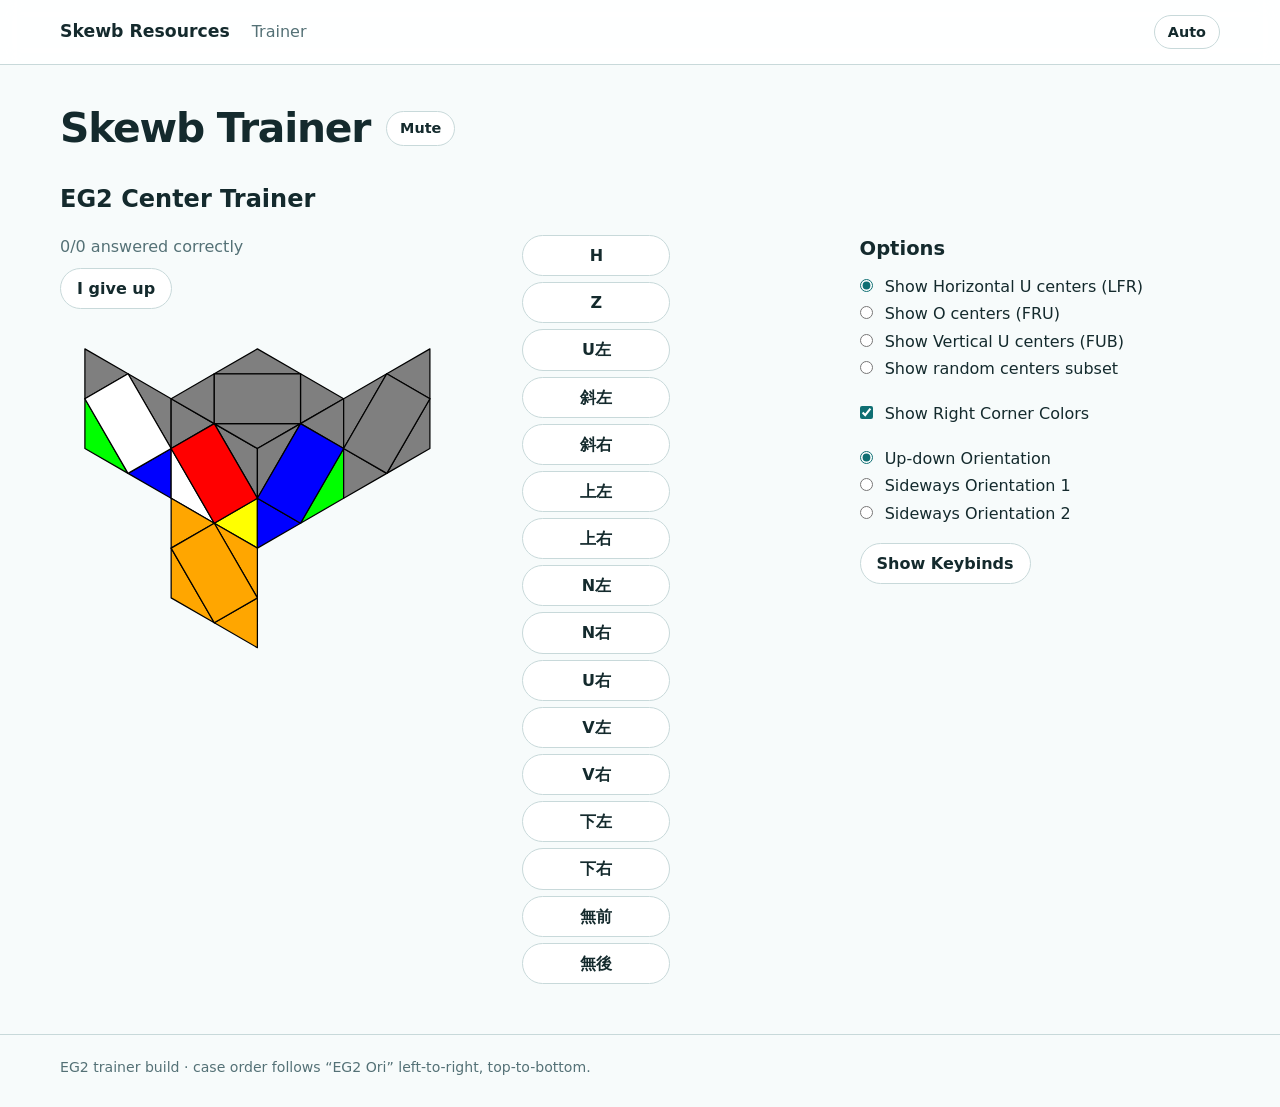
<file: EG2_Center_Trainer.html>
<!doctype html>
<html lang="en">
<head>
  <meta charset="utf-8" />
  <meta name="viewport" content="width=device-width, initial-scale=1" />
  <meta name="color-scheme" content="light dark" />
  <title>EG2 Center Trainer</title>
  <style>
:root {
  --bg: #f7fbfb;
  --surface: #ffffff;
  --surface-2: #f1f7f7;
  --ink: #142a2d;
  --muted: #547176;
  --line: #c8d9da;
  --line-heavy: #79999d;
  --accent: #0f6f73;
  --error-bg: #ffd9d9;
  --success-bg: #cff1d5;
  --shadow: 0 14px 40px rgba(28, 71, 76, 0.08);
}

html[data-theme="dark"] {
  --bg: #101819;
  --surface: #172224;
  --surface-2: #1d2b2d;
  --ink: #eaf5f5;
  --muted: #a9c0c2;
  --line: #34494c;
  --line-heavy: #789295;
  --accent: #83d7dc;
  --error-bg: #5d2727;
  --success-bg: #1d5530;
  --shadow: 0 14px 40px rgba(0, 0, 0, 0.18);
}

@media (prefers-color-scheme: dark) {
  html[data-theme="auto"] {
    --bg: #101819;
    --surface: #172224;
    --surface-2: #1d2b2d;
    --ink: #eaf5f5;
    --muted: #a9c0c2;
    --line: #34494c;
    --line-heavy: #789295;
    --accent: #83d7dc;
    --error-bg: #5d2727;
    --success-bg: #1d5530;
    --shadow: 0 14px 40px rgba(0, 0, 0, 0.18);
  }
}

* { box-sizing: border-box; }
body {
  margin: 0;
  font-family: ui-sans-serif, system-ui, -apple-system, BlinkMacSystemFont, "Segoe UI", sans-serif;
  background: var(--bg);
  color: var(--ink);
  line-height: 1.45;
}
button, input { font: inherit; }
button { color: inherit; }

.shell { width: min(1160px, calc(100% - 32px)); margin-inline: auto; }
.site-header {
  border-bottom: 1px solid var(--line);
  background: color-mix(in srgb, var(--surface) 88%, transparent);
  backdrop-filter: blur(10px);
}
.header-row { min-height: 64px; display: flex; align-items: center; gap: 22px; }
.brand { font-size: 1.08rem; font-weight: 750; color: var(--ink); text-decoration: none; }
.nav { display: flex; gap: 16px; margin-right: auto; }
.nav a { color: var(--muted); text-decoration: none; }
.nav a:hover { color: var(--ink); }
.main { padding-block: 34px 50px; }
.title-row { display: flex; align-items: center; gap: 16px; }
h1 { margin: 0; font-size: clamp(1.9rem, 4vw, 2.55rem); letter-spacing: -0.03em; }
h2 { margin: 24px 0 18px; font-size: 1.5rem; }
h3 { margin: 0 0 12px; font-size: 1.22rem; }

.trainer-grid {
  display: grid;
  grid-template-columns: minmax(340px, 1.05fr) minmax(210px, 0.72fr) minmax(280px, 0.95fr);
  column-gap: 64px;
  row-gap: 28px;
  align-items: start;
}
.question-column { min-width: 0; }
.score { margin-bottom: 10px; color: var(--muted); }

.pill {
  appearance: none;
  border: 1px solid var(--line);
  border-radius: 999px;
  background: var(--surface);
  padding: 8px 16px;
  font-weight: 650;
  cursor: pointer;
  transition: transform 130ms ease, border-color 130ms ease, background 130ms ease;
}
.pill:hover:not(:disabled) { transform: translateY(-1px); border-color: var(--line-heavy); }
.pill:disabled { opacity: 0.55; cursor: default; }
.pill.small { padding: 6px 13px; font-size: 0.9rem; }

.skewb-box {
  width: min(100%, 440px);
  margin-top: 15px;
  background: transparent;
}
.skewb-box svg { width: 100%; height: auto; display: block; overflow: visible; }

.answer-list { display: flex; flex-direction: column; gap: 6px; align-items: flex-start; }
.answer-button {
  width: 148px;
  text-align: center;
  appearance: none;
  border: 1px solid var(--line);
  border-radius: 999px;
  background: var(--surface);
  padding: 8px 14px;
  font-weight: 650;
  cursor: pointer;
  transition: transform 130ms ease, border-color 130ms ease, background 90ms ease;
}
.answer-button:hover { transform: translateY(-1px); border-color: var(--line-heavy); }
.answer-button.error { background: var(--error-bg); }
.answer-button.correct { background: var(--success-bg); }

.option-line { display: block; margin: 4px 0; cursor: pointer; }
.option-line input { margin: 0 7px 0 0; accent-color: var(--accent); }
.option-spacer { height: 14px; }

.keybind-editor { margin-top: 12px; display: grid; gap: 7px; }
.keybind-row { display: grid; grid-template-columns: 72px 80px 70px; gap: 7px; align-items: center; font-size: 0.92rem; }
.keybind-key { color: var(--muted); }
.keybind-row .pill { padding: 5px 10px; font-size: 0.86rem; }
.keybind-editor[hidden] { display: none; }

.site-footer { border-top: 1px solid var(--line); color: var(--muted); padding: 22px 0 30px; font-size: 0.88rem; }

@media (max-width: 960px) {
  .trainer-grid { grid-template-columns: minmax(300px, 1fr) minmax(200px, .65fr); column-gap: 34px; }
  .options-column { grid-column: 1 / -1; }
}
@media (max-width: 640px) {
  .shell { width: min(100% - 22px, 1160px); }
  .header-row { gap: 14px; }
  .trainer-grid { grid-template-columns: 1fr; }
  .answers-column, .options-column { grid-column: auto; }
  .answer-list { display: grid; grid-template-columns: repeat(2, minmax(0, 1fr)); width: 100%; }
  .answer-button { width: 100%; }
  .skewb-box { width: 100%; max-width: 430px; }
}

</style>
</head>
<body>
  <header class="site-header">
    <div class="shell header-row">
      <a class="brand" href="#">Skewb Resources</a>
      <nav class="nav" aria-label="Primary navigation">
        <a href="#trainer">Trainer</a>
      </nav>
      <button id="themeButton" class="pill small" type="button" aria-label="Theme">Auto</button>
    </div>
  </header>

  <main id="trainer" class="shell main">
    <div class="title-row">
      <h1>Skewb Trainer</h1>
      <button id="muteButton" class="pill small" type="button">Mute</button>
    </div>

    <h2>EG2 Center Trainer</h2>

    <div class="trainer-grid">
      <section class="question-column" aria-label="Question">
        <div id="score" class="score">0/0 answered correctly</div>
        <button id="giveUpButton" class="pill" type="button">I give up</button>
        <div id="skewbMount" class="skewb-box" aria-label="Skewb center recognition question"></div>
      </section>

      <section class="answers-column" aria-label="Answers">
        <div id="answerButtons" class="answer-list"></div>
      </section>

      <section class="options-column" aria-label="Options">
        <form id="optionsForm">
          <h3>Options</h3>

          <label class="option-line"><input type="radio" name="trainerType" value="HorizontalU" checked /> Show Horizontal U centers (LFR)</label>
          <label class="option-line"><input type="radio" name="trainerType" value="O" /> Show O centers (FRU)</label>
          <label class="option-line"><input type="radio" name="trainerType" value="VerticalU" /> Show Vertical U centers (FUB)</label>
          <label class="option-line"><input type="radio" name="trainerType" value="Random" /> Show random centers subset</label>

          <div class="option-spacer"></div>
          <label class="option-line"><input id="showRightCornerColors" type="checkbox" checked /> Show Right Corner Colors</label>

          <div class="option-spacer"></div>
          <label class="option-line"><input type="radio" name="cubeOrientation" value="UpDown" checked /> Up-down Orientation</label>
          <label class="option-line"><input type="radio" name="cubeOrientation" value="Sideways" /> Sideways Orientation 1</label>
          <label class="option-line"><input type="radio" name="cubeOrientation" value="Sideways2" /> Sideways Orientation 2</label>

          <div class="option-spacer"></div>
          <button id="keybindToggle" class="pill" type="button">Show Keybinds</button>
          <div id="keybindEditor" class="keybind-editor" hidden></div>
        </form>
      </section>
    </div>
  </main>

  <footer class="site-footer">
    <div class="shell">EG2 trainer build · case order follows “EG2 Ori” left-to-right, top-to-bottom.</div>
  </footer>

  <script>
(() => {
  "use strict";

  // ---------- Constants ----------
  const COLORS = {
    Gray: "rgb(127,127,127)",
    Orange: "rgb(255,166,0)",
    Green: "rgb(0,255,0)",
    Yellow: "rgb(255,255,0)",
    White: "rgb(255,255,255)",
    Red: "rgb(255,0,0)",
    Blue: "rgb(0,0,255)",
  };

  const SHORT_TO_COLOR = {
    R: COLORS.Red,
    G: COLORS.Green,
    O: COLORS.Orange,
    B: COLORS.Blue,
    Y: COLORS.Yellow,
    W: COLORS.White,
    X: COLORS.Gray,
  };

  // Position order used throughout is [L, F, R, B, U].
  // These are the 16 EG2 Ori representatives in the exact order of the user's
  // reference image: left-to-right on row 1, then left-to-right on row 2.
  const EG2_REPRESENTATIVES = [
    "OBRGY", "GRBOY", "BGROY", "RYOGB",
    "OYRBG", "RYBOG", "ORBYG", "OYBGR",
    "ORYGB", "GBORY", "RYGBO", "ROYBG",
    "BORYG", "ROGYB", "BRGYO", "GOBYR",
  ];

  const EG2_NAMES = [
    "H",
    "Z",
    "U左",
    "斜左",
    "斜右",
    "上左",
    "上右",
    "N左",
    "N右",
    "U右",
    "V左",
    "V右",
    "下左",
    "下右",
    "無前",
    "無後",
  ];

  const TRAINER_TYPES = ["HorizontalU", "O", "VerticalU"];
  const BASE = "RGOBY"; // solved center order [L,F,R,B,U]
  const SIDE_COLOR_CYCLE = { R: "G", G: "O", O: "B", B: "R", Y: "Y" };

  const DEFAULT_KEYBINDS = [
    "Digit1", "Digit2", "Digit3", "Digit4", "Digit5", "Digit6", "Digit7", "Digit8",
    "Digit9", "Digit0", "KeyQ", "KeyW", "KeyE", "KeyR", "KeyT", "KeyY",
  ];

  // Exact 30-sticker face order: L(0-4), F(5-9), D(10-14), U(15-19), R(20-24), B(25-29).
  // Coordinates mirror the original trainer renderer so changing orientation only changes layout,
  // never sticker meaning.
  const P = {
    UpDown: {
      translate: [10, 10],
      polys: [
        [[0,0],[1,1],[0,2]], [[1,1],[2,2],[2,4]], [[1,5],[2,4],[2,6]], [[0,2],[1,5],[0,4]], [[1,1],[2,4],[1,5],[0,2]],
        [[2,2],[3,3],[2,4]], [[3,3],[4,4],[4,6]], [[3,7],[4,6],[4,8]], [[2,4],[3,7],[2,6]], [[3,3],[4,6],[3,7],[2,4]],
        [[2,6],[3,7],[2,8]], [[3,7],[4,8],[4,10]], [[3,11],[4,10],[4,12]], [[2,8],[3,11],[2,10]], [[3,7],[4,10],[3,11],[2,8]],
        [[4,0],[5,1],[3,1]], [[5,1],[6,2],[5,3]], [[5,3],[4,4],[3,3]], [[3,3],[2,2],[3,1]], [[3,1],[5,1],[5,3],[3,3]],
        [[4,6],[4,4],[5,3]], [[6,2],[6,4],[5,3]], [[6,4],[6,6],[5,7]], [[5,7],[4,8],[4,6]], [[5,3],[6,4],[5,7],[4,6]],
        [[6,4],[6,2],[7,1]], [[8,0],[8,2],[7,1]], [[8,2],[8,4],[7,5]], [[7,5],[6,6],[6,4]], [[7,1],[8,2],[7,5],[6,4]],
      ],
    },
    Sideways: {
      translate: [10, 21],
      polys: [
        [[2,-2],[3,-1],[1,-1]], [[3,-1],[4,0],[3,1]], [[3,1],[2,2],[1,1]], [[1,1],[0,0],[1,-1]], [[1,-1],[3,-1],[3,1],[1,1]],
        [[4,0],[5,1],[3,1]], [[5,1],[6,2],[5,3]], [[5,3],[4,4],[3,3]], [[3,3],[2,2],[3,1]], [[3,1],[5,1],[5,3],[3,3]],
        [[2,2],[3,3],[2,4]], [[3,3],[4,4],[4,6]], [[3,7],[4,6],[4,8]], [[2,4],[3,7],[2,6]], [[3,3],[4,6],[3,7],[2,4]],
        [[8,2],[8,4],[7,5]], [[7,5],[6,6],[6,4]], [[6,4],[6,2],[7,1]], [[8,0],[8,2],[7,1]], [[7,1],[8,2],[7,5],[6,4]],
        [[6,2],[6,4],[5,3]], [[6,4],[6,6],[5,7]], [[5,7],[4,8],[4,6]], [[4,6],[4,4],[5,3]], [[5,3],[6,4],[5,7],[4,6]],
        [[6,6],[6,8],[5,7]], [[6,8],[6,10],[5,11]], [[5,11],[4,12],[4,10]], [[4,10],[4,8],[5,7]], [[5,7],[6,8],[5,11],[4,10]],
      ],
    },
    Sideways2: {
      translate: [10, 21],
      polys: [
        [[4,0],[5,1],[3,1]], [[5,1],[6,2],[5,3]], [[5,3],[4,4],[3,3]], [[3,3],[2,2],[3,1]], [[3,1],[5,1],[5,3],[3,3]],
        [[6,2],[6,4],[5,3]], [[6,4],[6,6],[5,7]], [[5,7],[4,8],[4,6]], [[4,6],[4,4],[5,3]], [[5,3],[6,4],[5,7],[4,6]],
        [[2,2],[3,3],[2,4]], [[3,3],[4,4],[4,6]], [[3,7],[4,6],[4,8]], [[2,4],[3,7],[2,6]], [[3,3],[4,6],[3,7],[2,4]],
        [[8,2],[8,4],[7,5]], [[7,5],[6,6],[6,4]], [[6,4],[6,2],[7,1]], [[8,0],[8,2],[7,1]], [[7,1],[8,2],[7,5],[6,4]],
        [[6,6],[6,8],[5,7]], [[6,8],[6,10],[5,11]], [[5,11],[4,12],[4,10]], [[4,10],[4,8],[5,7]], [[5,7],[6,8],[5,11],[4,10]],
        [[2,-2],[3,-1],[1,-1]], [[3,-1],[4,0],[3,1]], [[3,1],[2,2],[1,1]], [[1,1],[0,0],[1,-1]], [[1,-1],[3,-1],[3,1],[1,1]],
      ],
    },
  };

  // ---------- Small math / cube rotations ----------
  const mod = (a, b) => ((a % b) + b) % b;
  const sin90 = (n) => [0, 1, 0, -1][mod(n, 4)];
  const cos90 = (n) => [1, 0, -1, 0][mod(n, 4)];

  function rotationMatrix(axis, th) {
    const [x, y, z] = axis;
    const c = cos90(th), s = sin90(th), t = 1 - c;
    return [
      [x*x*t+c, x*y*t-z*s, x*z*t+y*s],
      [x*y*t+z*s, y*y*t+c, y*z*t-x*s],
      [x*z*t-y*s, y*z*t+x*s, z*z*t+c],
    ];
  }

  function mmul(a, b) {
    return a.map((row, i) => b[0].map((_, j) => row.reduce((sum, v, k) => sum + v * b[k][j], 0)));
  }

  function mvec(m, v) {
    return m.map((row) => row.reduce((sum, x, i) => sum + x * v[i], 0));
  }

  const RX = [0,1,2,3].map(n => rotationMatrix([1,0,0], n));
  const RY1 = rotationMatrix([0,1,0], 1);
  const RY2 = rotationMatrix([0,1,0], 2);
  const RY3 = rotationMatrix([0,1,0], 3);
  const RZ1 = rotationMatrix([0,0,1], 1);
  const RZ3 = rotationMatrix([0,0,1], 3);
  const CUBE_ROTATIONS = [
    RX[0], RX[1], RX[2], RX[3],
    RY1, mmul(RX[1], RY1), mmul(RX[2], RY1), mmul(RX[3], RY1),
    RY2, mmul(RX[1], RY2), mmul(RX[2], RY2), mmul(RX[3], RY2),
    RY3, mmul(RX[1], RY3), mmul(RX[2], RY3), mmul(RX[3], RY3),
    RZ1, mmul(RX[1], RZ1), mmul(RX[2], RZ1), mmul(RX[3], RZ1),
    RZ3, mmul(RX[1], RZ3), mmul(RX[2], RZ3), mmul(RX[3], RZ3),
  ];

  const COLOR_AXES = {
    [COLORS.White]: [0,-1,0],
    [COLORS.Red]: [-1,0,0],
    [COLORS.Green]: [0,0,1],
    [COLORS.Orange]: [1,0,0],
    [COLORS.Blue]: [0,0,-1],
    [COLORS.Yellow]: [0,1,0],
    [COLORS.Gray]: [0,0,0],
  };
  const AXIS_TO_COLOR = new Map(Object.entries(COLOR_AXES).map(([color, axis]) => [axis.join(","), color]));
  function rotateColor(color, rotation) {
    if (color === COLORS.Gray) return COLORS.Gray;
    return AXIS_TO_COLOR.get(mvec(rotation, COLOR_AXES[color]).join(","));
  }

  // ---------- EG2 case classification ----------
  function cycleColor(c, times) {
    let out = c;
    for (let i = 0; i < mod(times, 4); i++) out = SIDE_COLOR_CYCLE[out];
    return out;
  }

  // Conjugation by a y-axis quarter turn. This is the symmetry that preserves the
  // EG2 bottom pattern up to whole-cube reorientation. The 59 non-pure even states
  // fall into exactly the 16 reference classes.
  function conjugateY(seq, k) {
    const p = Object.fromEntries([...BASE].map((face, i) => [face, seq[i]]));
    return [...BASE].map((face) => cycleColor(p[cycleColor(face, -k)], k)).join("");
  }

  const CLASS_MAP = new Map();
  EG2_REPRESENTATIVES.forEach((rep, caseIndex) => {
    for (let k = 0; k < 4; k++) CLASS_MAP.set(conjugateY(rep, k), caseIndex);
  });

  function parity(seq) {
    const idx = [...seq].map(c => BASE.indexOf(c));
    let inv = 0;
    for (let i = 0; i < idx.length; i++) for (let j = i + 1; j < idx.length; j++) if (idx[i] > idx[j]) inv++;
    return inv % 2;
  }

  function permutations(str) {
    const out = [];
    function rec(prefix, rest) {
      if (!rest.length) { out.push(prefix); return; }
      for (let i = 0; i < rest.length; i++) rec(prefix + rest[i], rest.slice(0, i) + rest.slice(i + 1));
    }
    rec("", str);
    return out;
  }

  const QUESTION_STATES = permutations(BASE).filter(s => parity(s) === 0 && s !== BASE && CLASS_MAP.has(s));

  // ---------- Persistent settings ----------
  const STORAGE_KEY = "eg2-center-trainer-settings-v1";
  const KEYBIND_KEY = "eg2-center-trainer-keybinds-v1";
  const THEME_KEY = "eg2-center-trainer-theme-v1";

  const options = Object.assign({
    trainerType: "HorizontalU",
    showRightCornerColors: true,
    cubeOrientation: "UpDown",
  }, safeReadJSON(STORAGE_KEY, {}));

  let keybinds = safeReadJSON(KEYBIND_KEY, DEFAULT_KEYBINDS);
  if (!Array.isArray(keybinds) || keybinds.length !== 16) keybinds = [...DEFAULT_KEYBINDS];

  function safeReadJSON(key, fallback) {
    try {
      const raw = localStorage.getItem(key);
      return raw ? JSON.parse(raw) : fallback;
    } catch { return fallback; }
  }
  function saveOptions() { localStorage.setItem(STORAGE_KEY, JSON.stringify(options)); }
  function saveKeybinds() { localStorage.setItem(KEYBIND_KEY, JSON.stringify(keybinds)); }

  // ---------- Trainer state ----------
  let currentQuestion = null;
  let correctQuestions = 0;
  let totalQuestions = 0;
  let wrongThisQuestion = new Set();
  let answeredCorrectCase = null;
  let muted = false;
  let keybindEditorOn = false;
  let editingCase = null;

  function randomChoice(arr) { return arr[Math.floor(Math.random() * arr.length)]; }

  function generateQuestion() {
    const centers = randomChoice(QUESTION_STATES);
    currentQuestion = {
      centers,
      caseIndex: CLASS_MAP.get(centers),
      rotation: randomChoice(CUBE_ROTATIONS),
      randomTrainerType: randomChoice(TRAINER_TYPES),
    };
    wrongThisQuestion = new Set();
    renderAll();
  }

  function chosenTrainerType() {
    return options.trainerType === "Random" ? currentQuestion.randomTrainerType : options.trainerType;
  }

  // Base EG2 bottom side stickers, read in the same renderer indices as the NS trainer.
  // NS uses L=(R,R), F=(G,G), R=(O,O); EG2 changes only those bottom-layer side stickers:
  // L=(O,R), F=(G,B), R=(R,O). D face remains all white and U-layer corners remain hidden.
  function rendererState() {
    const state = Array(30).fill(COLORS.Gray);
    const tt = chosenTrainerType();
    const centerColors = [...currentQuestion.centers].map(c => SHORT_TO_COLOR[c]);

    // Fixed bottom D face: exact same placement as original NS trainer.
    for (let i = 10; i <= 14; i++) state[i] = COLORS.White;

    // Only the same three recognition centers are revealed.
    if (tt === "HorizontalU") {
      state[4] = centerColors[0]; // L
      state[9] = centerColors[1]; // F
      state[24] = centerColors[2]; // R
      state[2] = COLORS.Orange;
      state[3] = COLORS.Red;
    }
    if (tt === "O") {
      state[9] = centerColors[1]; // F
      state[19] = centerColors[4]; // U
      state[24] = centerColors[2]; // R
    }
    if (tt === "VerticalU") {
      state[9] = centerColors[1]; // F
      state[19] = centerColors[4]; // U
      state[29] = centerColors[3]; // B
    }

    // F-side bottom stickers are visible in all 3 original subsets.
    state[7] = COLORS.Green;
    state[8] = COLORS.Blue;

    // Original option behavior: reveal/hide the R-side bottom pair.
    if (options.showRightCornerColors) {
      state[22] = COLORS.Red;
      state[23] = COLORS.Orange;
    }

    // Every visible sticker (including bottom color) receives the same random whole-cube
    // color rotation as the NS trainer. Gray stays gray.
    return state.map(c => rotateColor(c, currentQuestion.rotation));
  }

  // ---------- SVG renderer ----------
  function buildSVG(state) {
    const ns = "http://www.w3.org/2000/svg";
    const svg = document.createElementNS(ns, "svg");
    svg.setAttribute("viewBox", "0 0 160 140");
    svg.setAttribute("role", "img");
    svg.setAttribute("aria-label", "EG2 center recognition Skewb diagram");

    const xsc = Math.sqrt(3) * 10;
    const ysc = 10;
    const spec = P[options.cubeOrientation] || P.UpDown;
    const [tx, ty] = spec.translate;

    spec.polys.forEach((poly, i) => {
      const el = document.createElementNS(ns, "polygon");
      const pts = poly.map(([x,y]) => `${x * xsc + tx} ${y * ysc + ty}`).join(" ");
      el.setAttribute("points", pts);
      el.setAttribute("fill", state[i]);
      el.setAttribute("stroke", "black");
      el.setAttribute("stroke-width", "0.5");
      el.setAttribute("stroke-linejoin", "round");
      svg.appendChild(el);
    });
    return svg;
  }

  // ---------- UI ----------
  const els = {
    score: document.getElementById("score"),
    giveUpButton: document.getElementById("giveUpButton"),
    skewbMount: document.getElementById("skewbMount"),
    answerButtons: document.getElementById("answerButtons"),
    optionsForm: document.getElementById("optionsForm"),
    showRight: document.getElementById("showRightCornerColors"),
    muteButton: document.getElementById("muteButton"),
    themeButton: document.getElementById("themeButton"),
    keybindToggle: document.getElementById("keybindToggle"),
    keybindEditor: document.getElementById("keybindEditor"),
  };

  function renderAll() {
    renderScore();
    renderDiagram();
    renderAnswers();
    syncOptionsUI();
    renderKeybindEditor();
  }

  function renderScore() {
    els.score.textContent = `${correctQuestions}/${totalQuestions} answered correctly`;
  }

  function renderDiagram() {
    els.skewbMount.replaceChildren(buildSVG(rendererState()));
  }

  function renderAnswers() {
    els.answerButtons.replaceChildren();
    EG2_REPRESENTATIVES.forEach((_, i) => {
      const btn = document.createElement("button");
      btn.type = "button";
      btn.className = "answer-button";
      if (wrongThisQuestion.has(i)) btn.classList.add("error");
      if (answeredCorrectCase === i) btn.classList.add("correct");
      btn.textContent = EG2_NAMES[i];
      btn.title = `Reference case ${i + 1} (image order)`;
      btn.addEventListener("click", () => selectCase(i));
      els.answerButtons.appendChild(btn);
    });
  }

  function syncOptionsUI() {
    const trainerRadio = els.optionsForm.querySelector(`input[name="trainerType"][value="${options.trainerType}"]`);
    const orientationRadio = els.optionsForm.querySelector(`input[name="cubeOrientation"][value="${options.cubeOrientation}"]`);
    if (trainerRadio) trainerRadio.checked = true;
    if (orientationRadio) orientationRadio.checked = true;
    els.showRight.checked = !!options.showRightCornerColors;
  }

  function humanKey(code) {
    return code.replace(/^(Key|Digit)/, "").replace("Space", "Space");
  }

  function renderKeybindEditor() {
    els.keybindEditor.hidden = !keybindEditorOn;
    els.keybindToggle.textContent = keybindEditorOn ? "Save Changes" : "Show Keybinds";
    if (!keybindEditorOn) { els.keybindEditor.replaceChildren(); return; }

    els.keybindEditor.replaceChildren();
    EG2_REPRESENTATIVES.forEach((_, i) => {
      const row = document.createElement("div");
      row.className = "keybind-row";
      const label = document.createElement("span");
      label.textContent = EG2_NAMES[i];
      const key = document.createElement("span");
      key.className = "keybind-key";
      key.textContent = `${humanKey(keybinds[i])} key`;
      const edit = document.createElement("button");
      edit.type = "button";
      edit.className = "pill";
      edit.textContent = editingCase === i ? "Press!" : "Edit";
      edit.disabled = editingCase !== null && editingCase !== i;
      edit.addEventListener("click", () => { editingCase = i; renderKeybindEditor(); edit.blur(); });
      row.append(label, key, edit);
      els.keybindEditor.appendChild(row);
    });
    const reset = document.createElement("button");
    reset.type = "button";
    reset.className = "pill";
    reset.textContent = "Reset Keybinds";
    reset.disabled = editingCase !== null;
    reset.addEventListener("click", () => { keybinds = [...DEFAULT_KEYBINDS]; saveKeybinds(); renderKeybindEditor(); });
    els.keybindEditor.appendChild(reset);
  }

  function selectCase(i) {
    if (keybindEditorOn) return;
    if (i === currentQuestion.caseIndex) {
      playTone(true);
      if (wrongThisQuestion.size === 0) {
        correctQuestions++;
        totalQuestions++;
      }
      answeredCorrectCase = i;
      generateQuestion();
      // Keep the just-correct answer highlighted for 300 ms, as in the original trainer.
      renderAnswers();
      setTimeout(() => { answeredCorrectCase = null; renderAnswers(); }, 300);
    } else {
      playTone(false);
      if (wrongThisQuestion.size === 0) totalQuestions++;
      wrongThisQuestion.add(i);
      answeredCorrectCase = null;
      renderScore();
      renderAnswers();
    }
  }

  function giveUp() {
    playTone(false);
    if (wrongThisQuestion.size === 0) totalQuestions++;
    for (let i = 0; i < 16; i++) if (i !== currentQuestion.caseIndex) wrongThisQuestion.add(i);
    answeredCorrectCase = null;
    renderScore();
    renderAnswers();
  }

  function playTone(correct) {
    if (muted) return;
    try {
      const AC = window.AudioContext || window.webkitAudioContext;
      if (!AC) return;
      const ctx = new AC();
      const osc = ctx.createOscillator();
      const gain = ctx.createGain();
      osc.type = "sine";
      osc.frequency.value = correct ? 660 : 180;
      gain.gain.setValueAtTime(0.05, ctx.currentTime);
      gain.gain.exponentialRampToValueAtTime(0.0001, ctx.currentTime + (correct ? 0.12 : 0.18));
      osc.connect(gain).connect(ctx.destination);
      osc.start();
      osc.stop(ctx.currentTime + (correct ? 0.12 : 0.18));
      osc.addEventListener("ended", () => ctx.close());
    } catch { /* audio is optional */ }
  }

  // ---------- Events ----------
  els.giveUpButton.addEventListener("click", giveUp);

  els.optionsForm.addEventListener("change", (e) => {
    const t = e.target;
    if (t.name === "trainerType") options.trainerType = t.value;
    if (t.name === "cubeOrientation") options.cubeOrientation = t.value;
    if (t.id === "showRightCornerColors") options.showRightCornerColors = t.checked;
    saveOptions();
    renderDiagram();
  });

  els.muteButton.addEventListener("click", () => {
    muted = !muted;
    els.muteButton.textContent = muted ? "Unmute" : "Mute";
  });

  els.keybindToggle.addEventListener("click", () => {
    keybindEditorOn = !keybindEditorOn;
    editingCase = null;
    renderKeybindEditor();
    els.keybindToggle.blur();
  });

  document.addEventListener("keydown", (e) => {
    if (editingCase !== null) {
      e.preventDefault();
      const oldIndex = keybinds.indexOf(e.code);
      if (oldIndex >= 0 && oldIndex !== editingCase) {
        [keybinds[oldIndex], keybinds[editingCase]] = [keybinds[editingCase], keybinds[oldIndex]];
      } else {
        keybinds[editingCase] = e.code;
      }
      editingCase = null;
      saveKeybinds();
      renderKeybindEditor();
      return;
    }
    if (keybindEditorOn || e.repeat) return;
    const i = keybinds.indexOf(e.code);
    if (i >= 0) {
      e.preventDefault();
      selectCase(i);
    }
  });

  // Theme button: Auto -> Light -> Dark -> Auto.
  const themeModes = ["auto", "light", "dark"];
  let theme = localStorage.getItem(THEME_KEY) || "auto";
  if (!themeModes.includes(theme)) theme = "auto";
  function applyTheme() {
    document.documentElement.dataset.theme = theme;
    els.themeButton.textContent = theme[0].toUpperCase() + theme.slice(1);
    localStorage.setItem(THEME_KEY, theme);
  }
  els.themeButton.addEventListener("click", () => {
    theme = themeModes[(themeModes.indexOf(theme) + 1) % themeModes.length];
    applyTheme();
  });

  // ---------- Self-checks ----------
  function runSelfChecks() {
    const assert = (condition, message) => { if (!condition) throw new Error(`EG2 trainer self-check failed: ${message}`); };
    assert(CUBE_ROTATIONS.length === 24, "must have 24 cube rotations");
    assert(CLASS_MAP.size === 59, `16 case orbits should cover 59 non-pure states, got ${CLASS_MAP.size}`);
    assert(QUESTION_STATES.length === 59, `question pool should contain 59 states, got ${QUESTION_STATES.length}`);
    assert(!CLASS_MAP.has(BASE), "Pure/Solved RGOBY must remain outside the requested 16 classes");
    EG2_REPRESENTATIVES.forEach((r, i) => assert(CLASS_MAP.get(r) === i, `representative ${i + 1} mapping`));

    // Verify the exact three recognition-center positions are unchanged from NS.
    const centersByType = {
      HorizontalU: [4, 9, 24],
      O: [9, 19, 24],
      VerticalU: [9, 19, 29],
    };
    assert(JSON.stringify(centersByType.HorizontalU) === JSON.stringify([4,9,24]), "LFR center placement");
    assert(JSON.stringify(centersByType.O) === JSON.stringify([9,19,24]), "FRU center placement");
    assert(JSON.stringify(centersByType.VerticalU) === JSON.stringify([9,19,29]), "FUB center placement");

    // EG2 fixed bottom side sticker change versus NS: only the corner stickers differ.
    const nsVisible = { 2:"R", 3:"R", 7:"G", 8:"G", 22:"O", 23:"O" };
    const eg2Visible = { 2:"O", 3:"R", 7:"G", 8:"B", 22:"R", 23:"O" };
    assert(Object.keys(nsVisible).join(",") === Object.keys(eg2Visible).join(","), "same bottom-corner sticker positions as NS");

    window.EG2_DEBUG = {
      representatives: [...EG2_REPRESENTATIVES],
      classMapSize: CLASS_MAP.size,
      questionPoolSize: QUESTION_STATES.length,
      centerIndices: centersByType,
      eg2BottomVisibleStickerColors: eg2Visible,
      nsBottomVisibleStickerColors: nsVisible,
    };
    console.info("EG2 Center Trainer self-checks passed", window.EG2_DEBUG);
  }

  // ---------- Start ----------
  applyTheme();
  runSelfChecks();
  syncOptionsUI();
  generateQuestion();
})();

</script>
</body>
</html>
</file>
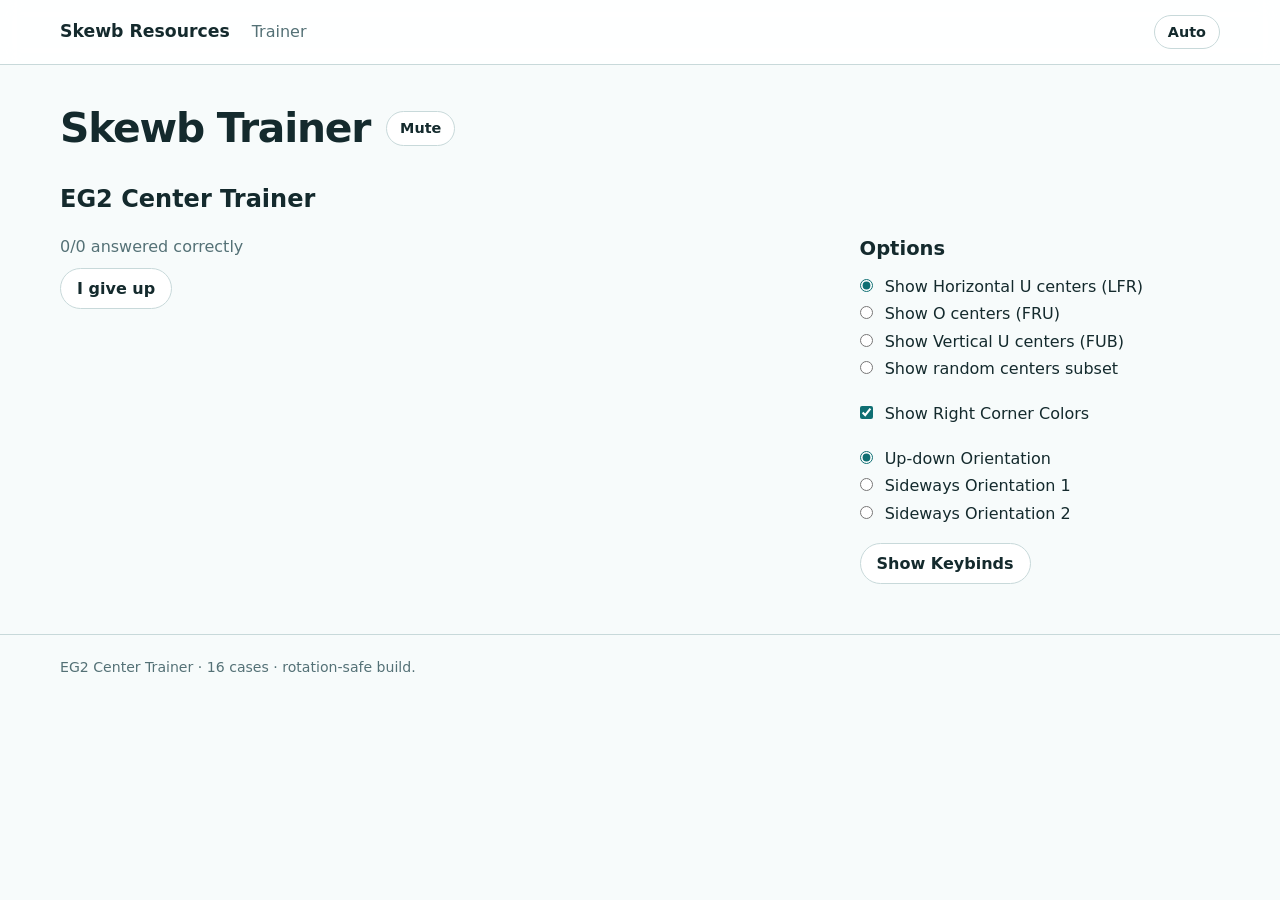
<file: EG2_Center_Trainer_rotation_fixed.html>
<!doctype html>
<html lang="en">
<head>
  <meta charset="utf-8" />
  <meta name="viewport" content="width=device-width, initial-scale=1" />
  <meta name="color-scheme" content="light dark" />
  <title>EG2 Center Trainer</title>
  <style>
:root {
  --bg: #f7fbfb;
  --surface: #ffffff;
  --surface-2: #f1f7f7;
  --ink: #142a2d;
  --muted: #547176;
  --line: #c8d9da;
  --line-heavy: #79999d;
  --accent: #0f6f73;
  --error-bg: #ffd9d9;
  --success-bg: #cff1d5;
  --shadow: 0 14px 40px rgba(28, 71, 76, 0.08);
}

html[data-theme="dark"] {
  --bg: #101819;
  --surface: #172224;
  --surface-2: #1d2b2d;
  --ink: #eaf5f5;
  --muted: #a9c0c2;
  --line: #34494c;
  --line-heavy: #789295;
  --accent: #83d7dc;
  --error-bg: #5d2727;
  --success-bg: #1d5530;
  --shadow: 0 14px 40px rgba(0, 0, 0, 0.18);
}

@media (prefers-color-scheme: dark) {
  html[data-theme="auto"] {
    --bg: #101819;
    --surface: #172224;
    --surface-2: #1d2b2d;
    --ink: #eaf5f5;
    --muted: #a9c0c2;
    --line: #34494c;
    --line-heavy: #789295;
    --accent: #83d7dc;
    --error-bg: #5d2727;
    --success-bg: #1d5530;
    --shadow: 0 14px 40px rgba(0, 0, 0, 0.18);
  }
}

* { box-sizing: border-box; }
body {
  margin: 0;
  font-family: ui-sans-serif, system-ui, -apple-system, BlinkMacSystemFont, "Segoe UI", sans-serif;
  background: var(--bg);
  color: var(--ink);
  line-height: 1.45;
}
button, input { font: inherit; }
button { color: inherit; }

.shell { width: min(1160px, calc(100% - 32px)); margin-inline: auto; }
.site-header {
  border-bottom: 1px solid var(--line);
  background: color-mix(in srgb, var(--surface) 88%, transparent);
  backdrop-filter: blur(10px);
}
.header-row { min-height: 64px; display: flex; align-items: center; gap: 22px; }
.brand { font-size: 1.08rem; font-weight: 750; color: var(--ink); text-decoration: none; }
.nav { display: flex; gap: 16px; margin-right: auto; }
.nav a { color: var(--muted); text-decoration: none; }
.nav a:hover { color: var(--ink); }
.main { padding-block: 34px 50px; }
.title-row { display: flex; align-items: center; gap: 16px; }
h1 { margin: 0; font-size: clamp(1.9rem, 4vw, 2.55rem); letter-spacing: -0.03em; }
h2 { margin: 24px 0 18px; font-size: 1.5rem; }
h3 { margin: 0 0 12px; font-size: 1.22rem; }

.trainer-grid {
  display: grid;
  grid-template-columns: minmax(340px, 1.05fr) minmax(210px, 0.72fr) minmax(280px, 0.95fr);
  column-gap: 64px;
  row-gap: 28px;
  align-items: start;
}
.question-column { min-width: 0; }
.score { margin-bottom: 10px; color: var(--muted); }

.pill {
  appearance: none;
  border: 1px solid var(--line);
  border-radius: 999px;
  background: var(--surface);
  padding: 8px 16px;
  font-weight: 650;
  cursor: pointer;
  transition: transform 130ms ease, border-color 130ms ease, background 130ms ease;
}
.pill:hover:not(:disabled) { transform: translateY(-1px); border-color: var(--line-heavy); }
.pill:disabled { opacity: 0.55; cursor: default; }
.pill.small { padding: 6px 13px; font-size: 0.9rem; }

.skewb-box {
  width: min(100%, 440px);
  margin-top: 15px;
  background: transparent;
}
.skewb-box svg { width: 100%; height: auto; display: block; overflow: visible; }

.answer-list { display: flex; flex-direction: column; gap: 6px; align-items: flex-start; }
.answer-button {
  width: 148px;
  text-align: center;
  appearance: none;
  border: 1px solid var(--line);
  border-radius: 999px;
  background: var(--surface);
  padding: 8px 14px;
  font-weight: 650;
  cursor: pointer;
  transition: transform 130ms ease, border-color 130ms ease, background 90ms ease;
}
.answer-button:hover { transform: translateY(-1px); border-color: var(--line-heavy); }
.answer-button.error { background: var(--error-bg); }
.answer-button.correct { background: var(--success-bg); }

.option-line { display: block; margin: 4px 0; cursor: pointer; }
.option-line input { margin: 0 7px 0 0; accent-color: var(--accent); }
.option-spacer { height: 14px; }

.keybind-editor { margin-top: 12px; display: grid; gap: 7px; }
.keybind-row { display: grid; grid-template-columns: 72px 80px 70px; gap: 7px; align-items: center; font-size: 0.92rem; }
.keybind-key { color: var(--muted); }
.keybind-row .pill { padding: 5px 10px; font-size: 0.86rem; }
.keybind-editor[hidden] { display: none; }

.site-footer { border-top: 1px solid var(--line); color: var(--muted); padding: 22px 0 30px; font-size: 0.88rem; }

@media (max-width: 960px) {
  .trainer-grid { grid-template-columns: minmax(300px, 1fr) minmax(200px, .65fr); column-gap: 34px; }
  .options-column { grid-column: 1 / -1; }
}
@media (max-width: 640px) {
  .shell { width: min(100% - 22px, 1160px); }
  .header-row { gap: 14px; }
  .trainer-grid { grid-template-columns: 1fr; }
  .answers-column, .options-column { grid-column: auto; }
  .answer-list { display: grid; grid-template-columns: repeat(2, minmax(0, 1fr)); width: 100%; }
  .answer-button { width: 100%; }
  .skewb-box { width: 100%; max-width: 430px; }
}

</style>
</head>
<body>
  <header class="site-header">
    <div class="shell header-row">
      <a class="brand" href="#">Skewb Resources</a>
      <nav class="nav" aria-label="Primary navigation">
        <a href="#trainer">Trainer</a>
      </nav>
      <button id="themeButton" class="pill small" type="button" aria-label="Theme">Auto</button>
    </div>
  </header>

  <main id="trainer" class="shell main">
    <div class="title-row">
      <h1>Skewb Trainer</h1>
      <button id="muteButton" class="pill small" type="button">Mute</button>
    </div>

    <h2>EG2 Center Trainer</h2>

    <div class="trainer-grid">
      <section class="question-column" aria-label="Question">
        <div id="score" class="score">0/0 answered correctly</div>
        <button id="giveUpButton" class="pill" type="button">I give up</button>
        <div id="skewbMount" class="skewb-box" aria-label="Skewb center recognition question"></div>
      </section>

      <section class="answers-column" aria-label="Answers">
        <div id="answerButtons" class="answer-list"></div>
      </section>

      <section class="options-column" aria-label="Options">
        <form id="optionsForm">
          <h3>Options</h3>

          <label class="option-line"><input type="radio" name="trainerType" value="HorizontalU" checked /> Show Horizontal U centers (LFR)</label>
          <label class="option-line"><input type="radio" name="trainerType" value="O" /> Show O centers (FRU)</label>
          <label class="option-line"><input type="radio" name="trainerType" value="VerticalU" /> Show Vertical U centers (FUB)</label>
          <label class="option-line"><input type="radio" name="trainerType" value="Random" /> Show random centers subset</label>

          <div class="option-spacer"></div>
          <label class="option-line"><input id="showRightCornerColors" type="checkbox" checked /> Show Right Corner Colors</label>

          <div class="option-spacer"></div>
          <label class="option-line"><input type="radio" name="cubeOrientation" value="UpDown" checked /> Up-down Orientation</label>
          <label class="option-line"><input type="radio" name="cubeOrientation" value="Sideways" /> Sideways Orientation 1</label>
          <label class="option-line"><input type="radio" name="cubeOrientation" value="Sideways2" /> Sideways Orientation 2</label>

          <div class="option-spacer"></div>
          <button id="keybindToggle" class="pill" type="button">Show Keybinds</button>
          <div id="keybindEditor" class="keybind-editor" hidden></div>
        </form>
      </section>
    </div>
  </main>

  <footer class="site-footer">
    <div class="shell">EG2 Center Trainer · 16 cases · rotation-safe build.</div>
  </footer>

  <script>
(() => {
  "use strict";

  // ---------- Constants ----------
  const COLORS = {
    Gray: "rgb(127,127,127)",
    Orange: "rgb(255,166,0)",
    Green: "rgb(0,255,0)",
    Yellow: "rgb(255,255,0)",
    White: "rgb(255,255,255)",
    Red: "rgb(255,0,0)",
    Blue: "rgb(0,0,255)",
  };

  const SHORT_TO_COLOR = {
    R: COLORS.Red,
    G: COLORS.Green,
    O: COLORS.Orange,
    B: COLORS.Blue,
    Y: COLORS.Yellow,
    W: COLORS.White,
    X: COLORS.Gray,
  };

  // Position order used throughout is [L, F, R, B, U].
  // These are the 16 EG2 Ori representatives in the exact order of the user's
  // reference image: left-to-right on row 1, then left-to-right on row 2.
  const EG2_REPRESENTATIVES = [
    "OBRGY", "GRBOY", "BGROY", "RYOGB",
    "OYRBG", "RYBOG", "ORBYG", "OYBGR",
    "ORYGB", "GBORY", "RYGBO", "ROYBG",
    "BORYG", "ROGYB", "BRGYO", "GOBYR",
  ];

  const EG2_NAMES = [
    "H", "Z", "U右", "斜左",
    "斜右", "上左", "上右", "N左",
    "N右", "U左", "V左", "V右",
    "下左", "下右", "無前", "無後",
  ];

  const TRAINER_TYPES = ["HorizontalU", "O", "VerticalU"];
  const BASE = "RGOBY"; // solved center order [L,F,R,B,U]
  const SIDE_COLOR_CYCLE = { R: "G", G: "O", O: "B", B: "R", Y: "Y" };

  const DEFAULT_KEYBINDS = [
    "Digit1", "Digit2", "Digit3", "Digit4", "Digit5", "Digit6", "Digit7", "Digit8",
    "Digit9", "Digit0", "KeyQ", "KeyW", "KeyE", "KeyR", "KeyT", "KeyY",
  ];

  // Exact 30-sticker face order: L(0-4), F(5-9), D(10-14), U(15-19), R(20-24), B(25-29).
  // Coordinates mirror the original trainer renderer so changing orientation only changes layout,
  // never sticker meaning.
  const P = {
    UpDown: {
      translate: [10, 10],
      polys: [
        [[0,0],[1,1],[0,2]], [[1,1],[2,2],[2,4]], [[1,5],[2,4],[2,6]], [[0,2],[1,5],[0,4]], [[1,1],[2,4],[1,5],[0,2]],
        [[2,2],[3,3],[2,4]], [[3,3],[4,4],[4,6]], [[3,7],[4,6],[4,8]], [[2,4],[3,7],[2,6]], [[3,3],[4,6],[3,7],[2,4]],
        [[2,6],[3,7],[2,8]], [[3,7],[4,8],[4,10]], [[3,11],[4,10],[4,12]], [[2,8],[3,11],[2,10]], [[3,7],[4,10],[3,11],[2,8]],
        [[4,0],[5,1],[3,1]], [[5,1],[6,2],[5,3]], [[5,3],[4,4],[3,3]], [[3,3],[2,2],[3,1]], [[3,1],[5,1],[5,3],[3,3]],
        [[4,6],[4,4],[5,3]], [[6,2],[6,4],[5,3]], [[6,4],[6,6],[5,7]], [[5,7],[4,8],[4,6]], [[5,3],[6,4],[5,7],[4,6]],
        [[6,4],[6,2],[7,1]], [[8,0],[8,2],[7,1]], [[8,2],[8,4],[7,5]], [[7,5],[6,6],[6,4]], [[7,1],[8,2],[7,5],[6,4]],
      ],
    },
    Sideways: {
      translate: [10, 21],
      polys: [
        [[2,-2],[3,-1],[1,-1]], [[3,-1],[4,0],[3,1]], [[3,1],[2,2],[1,1]], [[1,1],[0,0],[1,-1]], [[1,-1],[3,-1],[3,1],[1,1]],
        [[4,0],[5,1],[3,1]], [[5,1],[6,2],[5,3]], [[5,3],[4,4],[3,3]], [[3,3],[2,2],[3,1]], [[3,1],[5,1],[5,3],[3,3]],
        [[2,2],[3,3],[2,4]], [[3,3],[4,4],[4,6]], [[3,7],[4,6],[4,8]], [[2,4],[3,7],[2,6]], [[3,3],[4,6],[3,7],[2,4]],
        [[8,2],[8,4],[7,5]], [[7,5],[6,6],[6,4]], [[6,4],[6,2],[7,1]], [[8,0],[8,2],[7,1]], [[7,1],[8,2],[7,5],[6,4]],
        [[6,2],[6,4],[5,3]], [[6,4],[6,6],[5,7]], [[5,7],[4,8],[4,6]], [[4,6],[4,4],[5,3]], [[5,3],[6,4],[5,7],[4,6]],
        [[6,6],[6,8],[5,7]], [[6,8],[6,10],[5,11]], [[5,11],[4,12],[4,10]], [[4,10],[4,8],[5,7]], [[5,7],[6,8],[5,11],[4,10]],
      ],
    },
    Sideways2: {
      translate: [10, 21],
      polys: [
        [[4,0],[5,1],[3,1]], [[5,1],[6,2],[5,3]], [[5,3],[4,4],[3,3]], [[3,3],[2,2],[3,1]], [[3,1],[5,1],[5,3],[3,3]],
        [[6,2],[6,4],[5,3]], [[6,4],[6,6],[5,7]], [[5,7],[4,8],[4,6]], [[4,6],[4,4],[5,3]], [[5,3],[6,4],[5,7],[4,6]],
        [[2,2],[3,3],[2,4]], [[3,3],[4,4],[4,6]], [[3,7],[4,6],[4,8]], [[2,4],[3,7],[2,6]], [[3,3],[4,6],[3,7],[2,4]],
        [[8,2],[8,4],[7,5]], [[7,5],[6,6],[6,4]], [[6,4],[6,2],[7,1]], [[8,0],[8,2],[7,1]], [[7,1],[8,2],[7,5],[6,4]],
        [[6,6],[6,8],[5,7]], [[6,8],[6,10],[5,11]], [[5,11],[4,12],[4,10]], [[4,10],[4,8],[5,7]], [[5,7],[6,8],[5,11],[4,10]],
        [[2,-2],[3,-1],[1,-1]], [[3,-1],[4,0],[3,1]], [[3,1],[2,2],[1,1]], [[1,1],[0,0],[1,-1]], [[1,-1],[3,-1],[3,1],[1,1]],
      ],
    },
  };

  // ---------- Small math / cube rotations ----------
  const mod = (a, b) => ((a % b) + b) % b;
  const sin90 = (n) => [0, 1, 0, -1][mod(n, 4)];
  const cos90 = (n) => [1, 0, -1, 0][mod(n, 4)];

  function rotationMatrix(axis, th) {
    const [x, y, z] = axis;
    const c = cos90(th), s = sin90(th), t = 1 - c;
    return [
      [x*x*t+c, x*y*t-z*s, x*z*t+y*s],
      [x*y*t+z*s, y*y*t+c, y*z*t-x*s],
      [x*z*t-y*s, y*z*t+x*s, z*z*t+c],
    ];
  }

  function mmul(a, b) {
    return a.map((row, i) => b[0].map((_, j) => row.reduce((sum, v, k) => sum + v * b[k][j], 0)));
  }

  function mvec(m, v) {
    return m.map((row) => row.reduce((sum, x, i) => sum + x * v[i], 0));
  }

  const RX = [0,1,2,3].map(n => rotationMatrix([1,0,0], n));
  const RY1 = rotationMatrix([0,1,0], 1);
  const RY2 = rotationMatrix([0,1,0], 2);
  const RY3 = rotationMatrix([0,1,0], 3);
  const RZ1 = rotationMatrix([0,0,1], 1);
  const RZ3 = rotationMatrix([0,0,1], 3);
  // Only rotate around the U/D axis.
  // The 16 EG2 labels are defined relative to the EG2 bottom pattern.
  // X/Z whole-cube rotations change that reference frame and were the source
  // of cases that looked like a different left/right pattern while keeping the old answer.
  const CUBE_ROTATIONS = [RX[0], RY1, RY2, RY3];

  const COLOR_AXES = {
    [COLORS.White]: [0,-1,0],
    [COLORS.Red]: [-1,0,0],
    [COLORS.Green]: [0,0,1],
    [COLORS.Orange]: [1,0,0],
    [COLORS.Blue]: [0,0,-1],
    [COLORS.Yellow]: [0,1,0],
    [COLORS.Gray]: [0,0,0],
  };
  const AXIS_TO_COLOR = new Map(Object.entries(COLOR_AXES).map(([color, axis]) => [axis.join(","), color]));
  function rotateColor(color, rotation) {
    if (color === COLORS.Gray) return COLORS.Gray;
    return AXIS_TO_COLOR.get(mvec(rotation, COLOR_AXES[color]).join(","));
  }

  // ---------- EG2 case classification ----------
  function cycleColor(c, times) {
    let out = c;
    for (let i = 0; i < mod(times, 4); i++) out = SIDE_COLOR_CYCLE[out];
    return out;
  }

  // Conjugation by a y-axis quarter turn. This is the symmetry that preserves the
  // EG2 bottom pattern up to whole-cube reorientation. The 59 non-pure even states
  // fall into exactly the 16 reference classes.
  function conjugateY(seq, k) {
    const p = Object.fromEntries([...BASE].map((face, i) => [face, seq[i]]));
    return [...BASE].map((face) => cycleColor(p[cycleColor(face, -k)], k)).join("");
  }

  const CLASS_MAP = new Map();
  EG2_REPRESENTATIVES.forEach((rep, caseIndex) => {
    for (let k = 0; k < 4; k++) CLASS_MAP.set(conjugateY(rep, k), caseIndex);
  });

  function parity(seq) {
    const idx = [...seq].map(c => BASE.indexOf(c));
    let inv = 0;
    for (let i = 0; i < idx.length; i++) for (let j = i + 1; j < idx.length; j++) if (idx[i] > idx[j]) inv++;
    return inv % 2;
  }

  function permutations(str) {
    const out = [];
    function rec(prefix, rest) {
      if (!rest.length) { out.push(prefix); return; }
      for (let i = 0; i < rest.length; i++) rec(prefix + rest[i], rest.slice(0, i) + rest.slice(i + 1));
    }
    rec("", str);
    return out;
  }

  const QUESTION_STATES = permutations(BASE).filter(s => parity(s) === 0 && s !== BASE && CLASS_MAP.has(s));

  // ---------- Persistent settings ----------
  const STORAGE_KEY = "eg2-center-trainer-settings-v1";
  const KEYBIND_KEY = "eg2-center-trainer-keybinds-v1";
  const THEME_KEY = "eg2-center-trainer-theme-v1";

  const options = Object.assign({
    trainerType: "HorizontalU",
    showRightCornerColors: true,
    cubeOrientation: "UpDown",
  }, safeReadJSON(STORAGE_KEY, {}));

  let keybinds = safeReadJSON(KEYBIND_KEY, DEFAULT_KEYBINDS);
  if (!Array.isArray(keybinds) || keybinds.length !== 16) keybinds = [...DEFAULT_KEYBINDS];

  function safeReadJSON(key, fallback) {
    try {
      const raw = localStorage.getItem(key);
      return raw ? JSON.parse(raw) : fallback;
    } catch { return fallback; }
  }
  function saveOptions() { localStorage.setItem(STORAGE_KEY, JSON.stringify(options)); }
  function saveKeybinds() { localStorage.setItem(KEYBIND_KEY, JSON.stringify(keybinds)); }

  // ---------- Trainer state ----------
  let currentQuestion = null;
  let correctQuestions = 0;
  let totalQuestions = 0;
  let wrongThisQuestion = new Set();
  let answeredCorrectCase = null;
  let muted = false;
  let keybindEditorOn = false;
  let editingCase = null;

  function randomChoice(arr) { return arr[Math.floor(Math.random() * arr.length)]; }

  function generateQuestion() {
    // Generate from the case itself instead of classifying an arbitrary state afterward.
    // This guarantees that the displayed case and the answer label stay locked together.
    const caseIndex = Math.floor(Math.random() * EG2_REPRESENTATIVES.length);
    const yVariant = Math.floor(Math.random() * 4);
    const centers = conjugateY(EG2_REPRESENTATIVES[caseIndex], yVariant);

    currentQuestion = {
      centers,
      caseIndex,
      rotation: randomChoice(CUBE_ROTATIONS),
      randomTrainerType: randomChoice(TRAINER_TYPES),
    };
    wrongThisQuestion = new Set();
    answeredCorrectCase = null;
    renderAll();
  }

  function chosenTrainerType() {
    return options.trainerType === "Random" ? currentQuestion.randomTrainerType : options.trainerType;
  }

  // Base EG2 bottom side stickers, read in the same renderer indices as the NS trainer.
  // NS uses L=(R,R), F=(G,G), R=(O,O); EG2 changes only those bottom-layer side stickers:
  // L=(O,R), F=(G,B), R=(R,O). D face remains all white and U-layer corners remain hidden.
  function rendererState() {
    const state = Array(30).fill(COLORS.Gray);
    const tt = chosenTrainerType();
    const centerColors = [...currentQuestion.centers].map(c => SHORT_TO_COLOR[c]);

    // Fixed bottom D face: exact same placement as original NS trainer.
    for (let i = 10; i <= 14; i++) state[i] = COLORS.White;

    // Only the same three recognition centers are revealed.
    if (tt === "HorizontalU") {
      state[4] = centerColors[0]; // L
      state[9] = centerColors[1]; // F
      state[24] = centerColors[2]; // R
      state[2] = COLORS.Orange;
      state[3] = COLORS.Red;
    }
    if (tt === "O") {
      state[9] = centerColors[1]; // F
      state[19] = centerColors[4]; // U
      state[24] = centerColors[2]; // R
    }
    if (tt === "VerticalU") {
      state[9] = centerColors[1]; // F
      state[19] = centerColors[4]; // U
      state[29] = centerColors[3]; // B
    }

    // F-side bottom stickers are visible in all 3 original subsets.
    state[7] = COLORS.Green;
    state[8] = COLORS.Blue;

    // Original option behavior: reveal/hide the R-side bottom pair.
    if (options.showRightCornerColors) {
      state[22] = COLORS.Red;
      state[23] = COLORS.Orange;
    }

    // Every visible sticker (including bottom color) receives the same random whole-cube
    // color rotation as the NS trainer. Gray stays gray.
    return state.map(c => rotateColor(c, currentQuestion.rotation));
  }

  // ---------- SVG renderer ----------
  function buildSVG(state) {
    const ns = "http://www.w3.org/2000/svg";
    const svg = document.createElementNS(ns, "svg");
    svg.setAttribute("viewBox", "0 0 160 140");
    svg.setAttribute("role", "img");
    svg.setAttribute("aria-label", "EG2 center recognition Skewb diagram");

    const xsc = Math.sqrt(3) * 10;
    const ysc = 10;
    const spec = P[options.cubeOrientation] || P.UpDown;
    const [tx, ty] = spec.translate;

    spec.polys.forEach((poly, i) => {
      const el = document.createElementNS(ns, "polygon");
      const pts = poly.map(([x,y]) => `${x * xsc + tx} ${y * ysc + ty}`).join(" ");
      el.setAttribute("points", pts);
      el.setAttribute("fill", state[i]);
      el.setAttribute("stroke", "black");
      el.setAttribute("stroke-width", "0.5");
      el.setAttribute("stroke-linejoin", "round");
      svg.appendChild(el);
    });
    return svg;
  }

  // ---------- UI ----------
  const els = {
    score: document.getElementById("score"),
    giveUpButton: document.getElementById("giveUpButton"),
    skewbMount: document.getElementById("skewbMount"),
    answerButtons: document.getElementById("answerButtons"),
    optionsForm: document.getElementById("optionsForm"),
    showRight: document.getElementById("showRightCornerColors"),
    muteButton: document.getElementById("muteButton"),
    themeButton: document.getElementById("themeButton"),
    keybindToggle: document.getElementById("keybindToggle"),
    keybindEditor: document.getElementById("keybindEditor"),
  };

  function renderAll() {
    renderScore();
    renderDiagram();
    renderAnswers();
    syncOptionsUI();
    renderKeybindEditor();
  }

  function renderScore() {
    els.score.textContent = `${correctQuestions}/${totalQuestions} answered correctly`;
  }

  function renderDiagram() {
    els.skewbMount.replaceChildren(buildSVG(rendererState()));
  }

  function renderAnswers() {
    els.answerButtons.replaceChildren();
    EG2_REPRESENTATIVES.forEach((_, i) => {
      const btn = document.createElement("button");
      btn.type = "button";
      btn.className = "answer-button";
      if (wrongThisQuestion.has(i)) btn.classList.add("error");
      if (answeredCorrectCase === i) btn.classList.add("correct");
      btn.textContent = EG2_NAMES[i];
      btn.title = `EG2 ${String(i + 1).padStart(2, "0")} · ${EG2_NAMES[i]}`;
      btn.addEventListener("click", () => selectCase(i));
      els.answerButtons.appendChild(btn);
    });
  }

  function syncOptionsUI() {
    const trainerRadio = els.optionsForm.querySelector(`input[name="trainerType"][value="${options.trainerType}"]`);
    const orientationRadio = els.optionsForm.querySelector(`input[name="cubeOrientation"][value="${options.cubeOrientation}"]`);
    if (trainerRadio) trainerRadio.checked = true;
    if (orientationRadio) orientationRadio.checked = true;
    els.showRight.checked = !!options.showRightCornerColors;
  }

  function humanKey(code) {
    return code.replace(/^(Key|Digit)/, "").replace("Space", "Space");
  }

  function renderKeybindEditor() {
    els.keybindEditor.hidden = !keybindEditorOn;
    els.keybindToggle.textContent = keybindEditorOn ? "Save Changes" : "Show Keybinds";
    if (!keybindEditorOn) { els.keybindEditor.replaceChildren(); return; }

    els.keybindEditor.replaceChildren();
    EG2_REPRESENTATIVES.forEach((_, i) => {
      const row = document.createElement("div");
      row.className = "keybind-row";
      const label = document.createElement("span");
      label.textContent = `EG2 ${String(i + 1).padStart(2, "0")}`;
      const key = document.createElement("span");
      key.className = "keybind-key";
      key.textContent = `${humanKey(keybinds[i])} key`;
      const edit = document.createElement("button");
      edit.type = "button";
      edit.className = "pill";
      edit.textContent = editingCase === i ? "Press!" : "Edit";
      edit.disabled = editingCase !== null && editingCase !== i;
      edit.addEventListener("click", () => { editingCase = i; renderKeybindEditor(); edit.blur(); });
      row.append(label, key, edit);
      els.keybindEditor.appendChild(row);
    });
    const reset = document.createElement("button");
    reset.type = "button";
    reset.className = "pill";
    reset.textContent = "Reset Keybinds";
    reset.disabled = editingCase !== null;
    reset.addEventListener("click", () => { keybinds = [...DEFAULT_KEYBINDS]; saveKeybinds(); renderKeybindEditor(); });
    els.keybindEditor.appendChild(reset);
  }

  function selectCase(i) {
    if (keybindEditorOn) return;
    if (i === currentQuestion.caseIndex) {
      playTone(true);
      if (wrongThisQuestion.size === 0) {
        correctQuestions++;
        totalQuestions++;
      }
      answeredCorrectCase = i;
      generateQuestion();
      // Keep the just-correct answer highlighted for 300 ms, as in the original trainer.
      renderAnswers();
      setTimeout(() => { answeredCorrectCase = null; renderAnswers(); }, 300);
    } else {
      playTone(false);
      if (wrongThisQuestion.size === 0) totalQuestions++;
      wrongThisQuestion.add(i);
      answeredCorrectCase = null;
      renderScore();
      renderAnswers();
    }
  }

  function giveUp() {
    playTone(false);
    if (wrongThisQuestion.size === 0) totalQuestions++;
    for (let i = 0; i < 16; i++) if (i !== currentQuestion.caseIndex) wrongThisQuestion.add(i);
    answeredCorrectCase = null;
    renderScore();
    renderAnswers();
  }

  function playTone(correct) {
    if (muted) return;
    try {
      const AC = window.AudioContext || window.webkitAudioContext;
      if (!AC) return;
      const ctx = new AC();
      const osc = ctx.createOscillator();
      const gain = ctx.createGain();
      osc.type = "sine";
      osc.frequency.value = correct ? 660 : 180;
      gain.gain.setValueAtTime(0.05, ctx.currentTime);
      gain.gain.exponentialRampToValueAtTime(0.0001, ctx.currentTime + (correct ? 0.12 : 0.18));
      osc.connect(gain).connect(ctx.destination);
      osc.start();
      osc.stop(ctx.currentTime + (correct ? 0.12 : 0.18));
      osc.addEventListener("ended", () => ctx.close());
    } catch { /* audio is optional */ }
  }

  // ---------- Events ----------
  els.giveUpButton.addEventListener("click", giveUp);

  els.optionsForm.addEventListener("change", (e) => {
    const t = e.target;
    if (t.name === "trainerType") options.trainerType = t.value;
    if (t.name === "cubeOrientation") options.cubeOrientation = t.value;
    if (t.id === "showRightCornerColors") options.showRightCornerColors = t.checked;
    saveOptions();
    renderDiagram();
  });

  els.muteButton.addEventListener("click", () => {
    muted = !muted;
    els.muteButton.textContent = muted ? "Unmute" : "Mute";
  });

  els.keybindToggle.addEventListener("click", () => {
    keybindEditorOn = !keybindEditorOn;
    editingCase = null;
    renderKeybindEditor();
    els.keybindToggle.blur();
  });

  document.addEventListener("keydown", (e) => {
    if (editingCase !== null) {
      e.preventDefault();
      const oldIndex = keybinds.indexOf(e.code);
      if (oldIndex >= 0 && oldIndex !== editingCase) {
        [keybinds[oldIndex], keybinds[editingCase]] = [keybinds[editingCase], keybinds[oldIndex]];
      } else {
        keybinds[editingCase] = e.code;
      }
      editingCase = null;
      saveKeybinds();
      renderKeybindEditor();
      return;
    }
    if (keybindEditorOn || e.repeat) return;
    const i = keybinds.indexOf(e.code);
    if (i >= 0) {
      e.preventDefault();
      selectCase(i);
    }
  });

  // Theme button: Auto -> Light -> Dark -> Auto.
  const themeModes = ["auto", "light", "dark"];
  let theme = localStorage.getItem(THEME_KEY) || "auto";
  if (!themeModes.includes(theme)) theme = "auto";
  function applyTheme() {
    document.documentElement.dataset.theme = theme;
    els.themeButton.textContent = theme[0].toUpperCase() + theme.slice(1);
    localStorage.setItem(THEME_KEY, theme);
  }
  els.themeButton.addEventListener("click", () => {
    theme = themeModes[(themeModes.indexOf(theme) + 1) % themeModes.length];
    applyTheme();
  });

  // ---------- Self-checks ----------
  function runSelfChecks() {
    const assert = (condition, message) => { if (!condition) throw new Error(`EG2 trainer self-check failed: ${message}`); };
    assert(CUBE_ROTATIONS.length === 24, "must have 24 cube rotations");
    assert(CLASS_MAP.size === 59, `16 case orbits should cover 59 non-pure states, got ${CLASS_MAP.size}`);
    assert(QUESTION_STATES.length === 59, `question pool should contain 59 states, got ${QUESTION_STATES.length}`);
    assert(!CLASS_MAP.has(BASE), "Pure/Solved RGOBY must remain outside the requested 16 classes");
    EG2_REPRESENTATIVES.forEach((r, i) => assert(CLASS_MAP.get(r) === i, `representative ${i + 1} mapping`));

    // Verify the exact three recognition-center positions are unchanged from NS.
    const centersByType = {
      HorizontalU: [4, 9, 24],
      O: [9, 19, 24],
      VerticalU: [9, 19, 29],
    };
    assert(JSON.stringify(centersByType.HorizontalU) === JSON.stringify([4,9,24]), "LFR center placement");
    assert(JSON.stringify(centersByType.O) === JSON.stringify([9,19,24]), "FRU center placement");
    assert(JSON.stringify(centersByType.VerticalU) === JSON.stringify([9,19,29]), "FUB center placement");

    // EG2 fixed bottom side sticker change versus NS: only the corner stickers differ.
    const nsVisible = { 2:"R", 3:"R", 7:"G", 8:"G", 22:"O", 23:"O" };
    const eg2Visible = { 2:"O", 3:"R", 7:"G", 8:"B", 22:"R", 23:"O" };
    assert(Object.keys(nsVisible).join(",") === Object.keys(eg2Visible).join(","), "same bottom-corner sticker positions as NS");

    window.EG2_DEBUG = {
      representatives: [...EG2_REPRESENTATIVES],
      classMapSize: CLASS_MAP.size,
      questionPoolSize: QUESTION_STATES.length,
      centerIndices: centersByType,
      eg2BottomVisibleStickerColors: eg2Visible,
      nsBottomVisibleStickerColors: nsVisible,
    };
    console.info("EG2 Center Trainer self-checks passed", window.EG2_DEBUG);
  }

  // ---------- Start ----------
  applyTheme();
  runSelfChecks();
  syncOptionsUI();
  generateQuestion();
})();

</script>
</body>
</html>
</file>
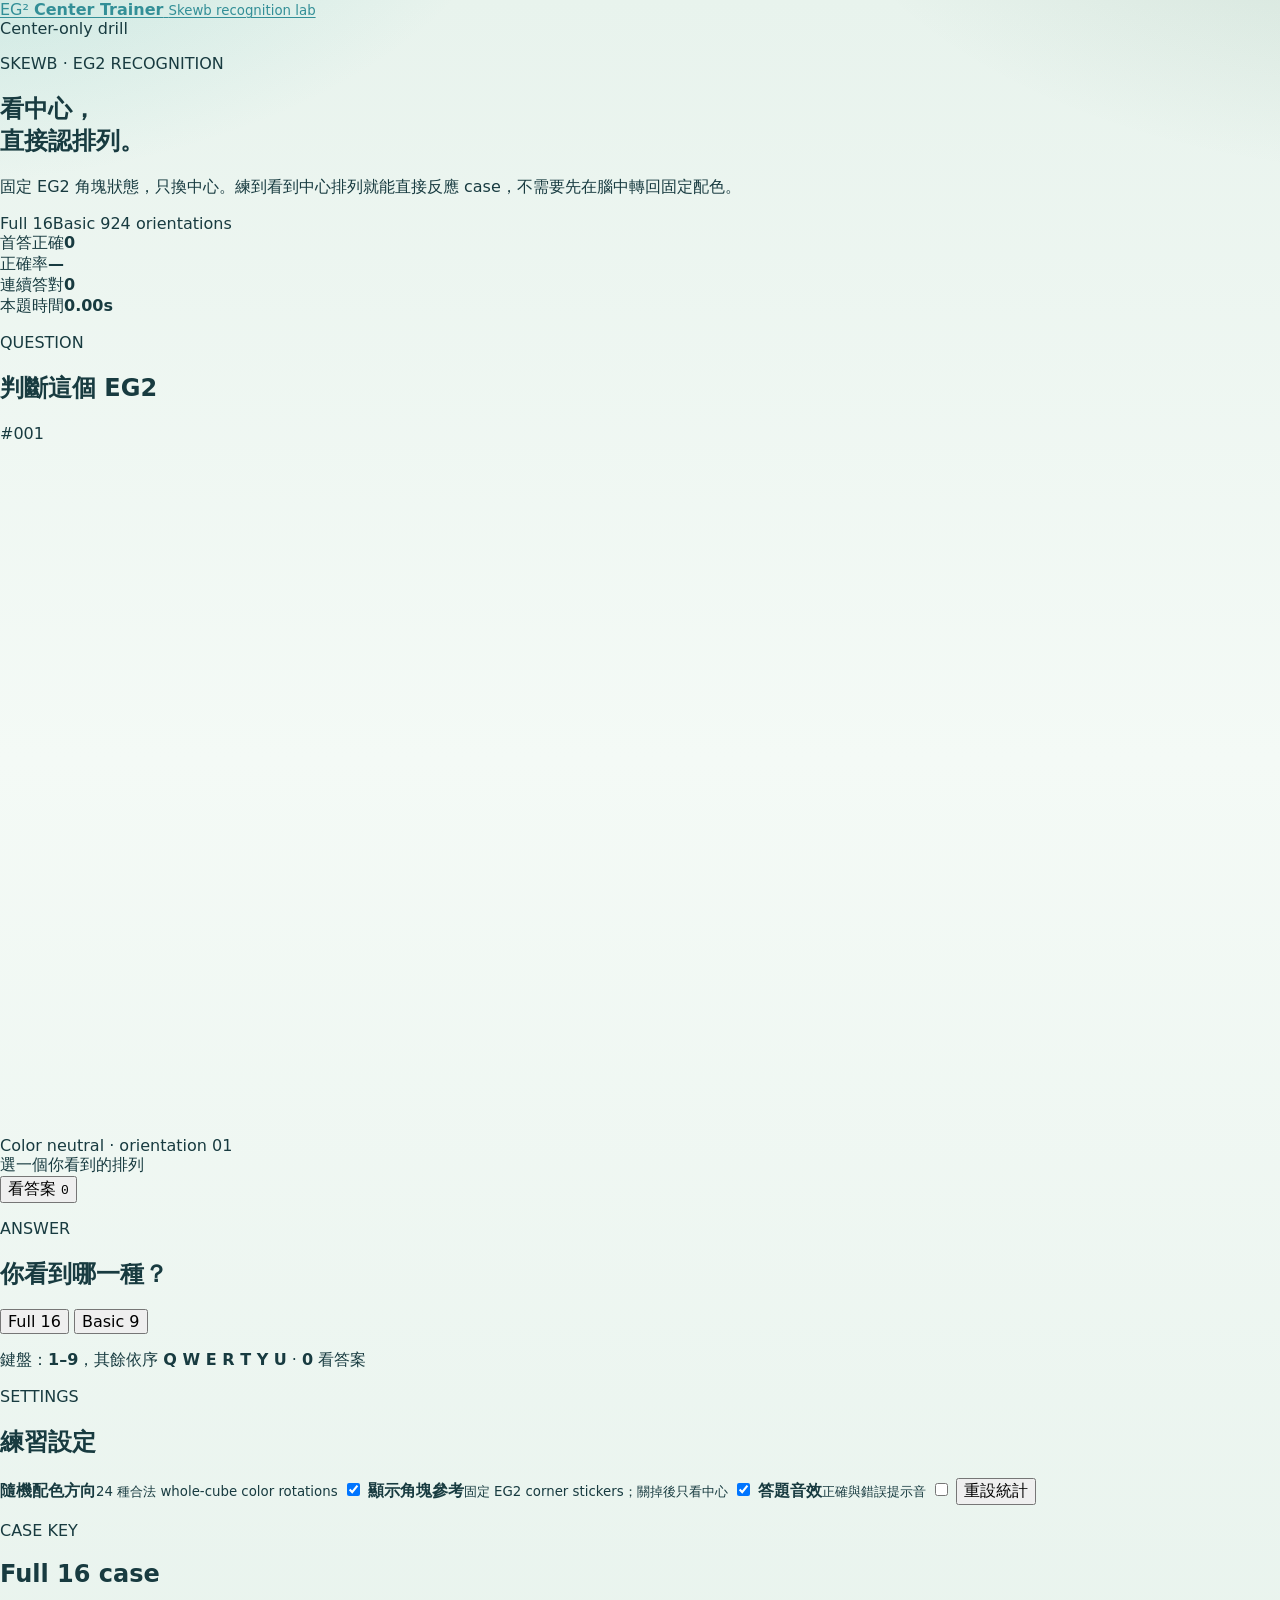
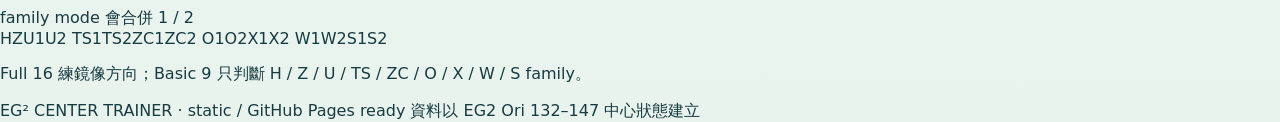
<file: gg.html>
<!doctype html>
<html lang="zh-Hant">
  <head>
    <meta charset="utf-8" />
    <meta name="viewport" content="width=device-width,initial-scale=1" />
    <meta name="theme-color" content="#071019" />
    <meta name="description" content="Skewb EG2 中心排列辨識練習器，支援 Full 16、Basic 9、隨機配色方向、統計與鍵盤操作。" />
    <title>EG² Center Trainer</title>
    <link rel="stylesheet" href="./styles.css" />
    <script src="./app.js" defer></script>
  </head>
  <body>
    <div class="ambient ambient-a"></div>
    <div class="ambient ambient-b"></div>

    <main class="page-shell">
      <header class="topbar">
        <a class="brand" href="#" aria-label="EG2 Center Trainer 首頁">
          <span class="brand-mark">EG²</span>
          <span>
            <strong>Center Trainer</strong>
            <small>Skewb recognition lab</small>
          </span>
        </a>
        <div class="status-pill"><span></span> Center-only drill</div>
      </header>

      <section class="hero" aria-labelledby="hero-title">
        <div>
          <p class="eyebrow">SKEWB · EG2 RECOGNITION</p>
          <h1 id="hero-title">看中心，<br /><span>直接認排列。</span></h1>
          <p class="hero-copy">固定 EG2 角塊狀態，只換中心。練到看到中心排列就能直接反應 case，不需要先在腦中轉回固定配色。</p>
        </div>
        <div class="hero-tags" aria-label="功能摘要">
          <span>Full 16</span><span>Basic 9</span><span>24 orientations</span>
        </div>
      </section>

      <section class="stats" aria-label="練習統計">
        <article><span>首答正確</span><strong id="stat-correct">0</strong></article>
        <article><span>正確率</span><strong id="stat-rate">—</strong></article>
        <article><span>連續答對</span><strong id="stat-streak">0</strong></article>
        <article><span>本題時間</span><strong id="stat-time">0.00s</strong></article>
      </section>

      <section class="trainer-grid">
        <article class="panel puzzle-panel">
          <div class="panel-head">
            <div>
              <p class="panel-kicker">QUESTION</p>
              <h2>判斷這個 EG2</h2>
            </div>
            <span class="question-number" id="question-number">#001</span>
          </div>

          <div class="cube-stage">
            <svg id="cube" viewBox="0 0 431 232" role="img" aria-label="Skewb EG2 五面展開圖"></svg>
            <div class="orientation-note" id="orientation-note">Color neutral · orientation 01</div>
          </div>

          <div class="feedback" id="feedback" aria-live="polite">選一個你看到的排列</div>

          <div class="puzzle-actions">
            <button class="button ghost" id="give-up" type="button">看答案 <kbd>0</kbd></button>
            <button class="button primary" id="next" type="button" hidden>下一題 <kbd>→</kbd></button>
          </div>
        </article>

        <article class="panel answers-panel">
          <div class="answer-top">
            <div>
              <p class="panel-kicker">ANSWER</p>
              <h2>你看到哪一種？</h2>
            </div>
            <div class="segmented" role="group" aria-label="答題模式">
              <button type="button" data-mode="full" class="active">Full 16</button>
              <button type="button" data-mode="basic">Basic 9</button>
            </div>
          </div>

          <div class="answer-grid" id="answers"></div>
          <p class="key-note">鍵盤：<b>1–9</b>，其餘依序 <b>Q W E R T Y U</b> · <b>0</b> 看答案</p>
        </article>
      </section>

      <section class="lower-grid">
        <article class="panel settings-panel">
          <div class="panel-head compact">
            <div><p class="panel-kicker">SETTINGS</p><h2>練習設定</h2></div>
          </div>
          <label class="setting-row">
            <span><strong>隨機配色方向</strong><small>24 種合法 whole-cube color rotations</small></span>
            <input id="random-orientation" type="checkbox" checked /><i></i>
          </label>
          <label class="setting-row">
            <span><strong>顯示角塊參考</strong><small>固定 EG2 corner stickers；關掉後只看中心</small></span>
            <input id="show-corners" type="checkbox" checked /><i></i>
          </label>
          <label class="setting-row">
            <span><strong>答題音效</strong><small>正確與錯誤提示音</small></span>
            <input id="sound" type="checkbox" /><i></i>
          </label>
          <button class="reset-button" id="reset-stats" type="button">重設統計</button>
        </article>

        <article class="panel case-panel">
          <div class="panel-head compact">
            <div><p class="panel-kicker">CASE KEY</p><h2>Full 16 case</h2></div>
            <span class="tiny-note">family mode 會合併 1 / 2</span>
          </div>
          <div class="case-key" aria-label="EG2 case 列表">
            <span>H</span><span>Z</span><span>U1</span><span>U2</span>
            <span>TS1</span><span>TS2</span><span>ZC1</span><span>ZC2</span>
            <span>O1</span><span>O2</span><span>X1</span><span>X2</span>
            <span>W1</span><span>W2</span><span>S1</span><span>S2</span>
          </div>
          <p class="case-note">Full 16 練鏡像方向；Basic 9 只判斷 H / Z / U / TS / ZC / O / X / W / S family。</p>
        </article>
      </section>

      <footer>
        <span>EG² CENTER TRAINER · static / GitHub Pages ready</span>
        <span>資料以 EG2 Ori 132–147 中心狀態建立</span>
      </footer>
    </main>
  </body>
</html>
</file>
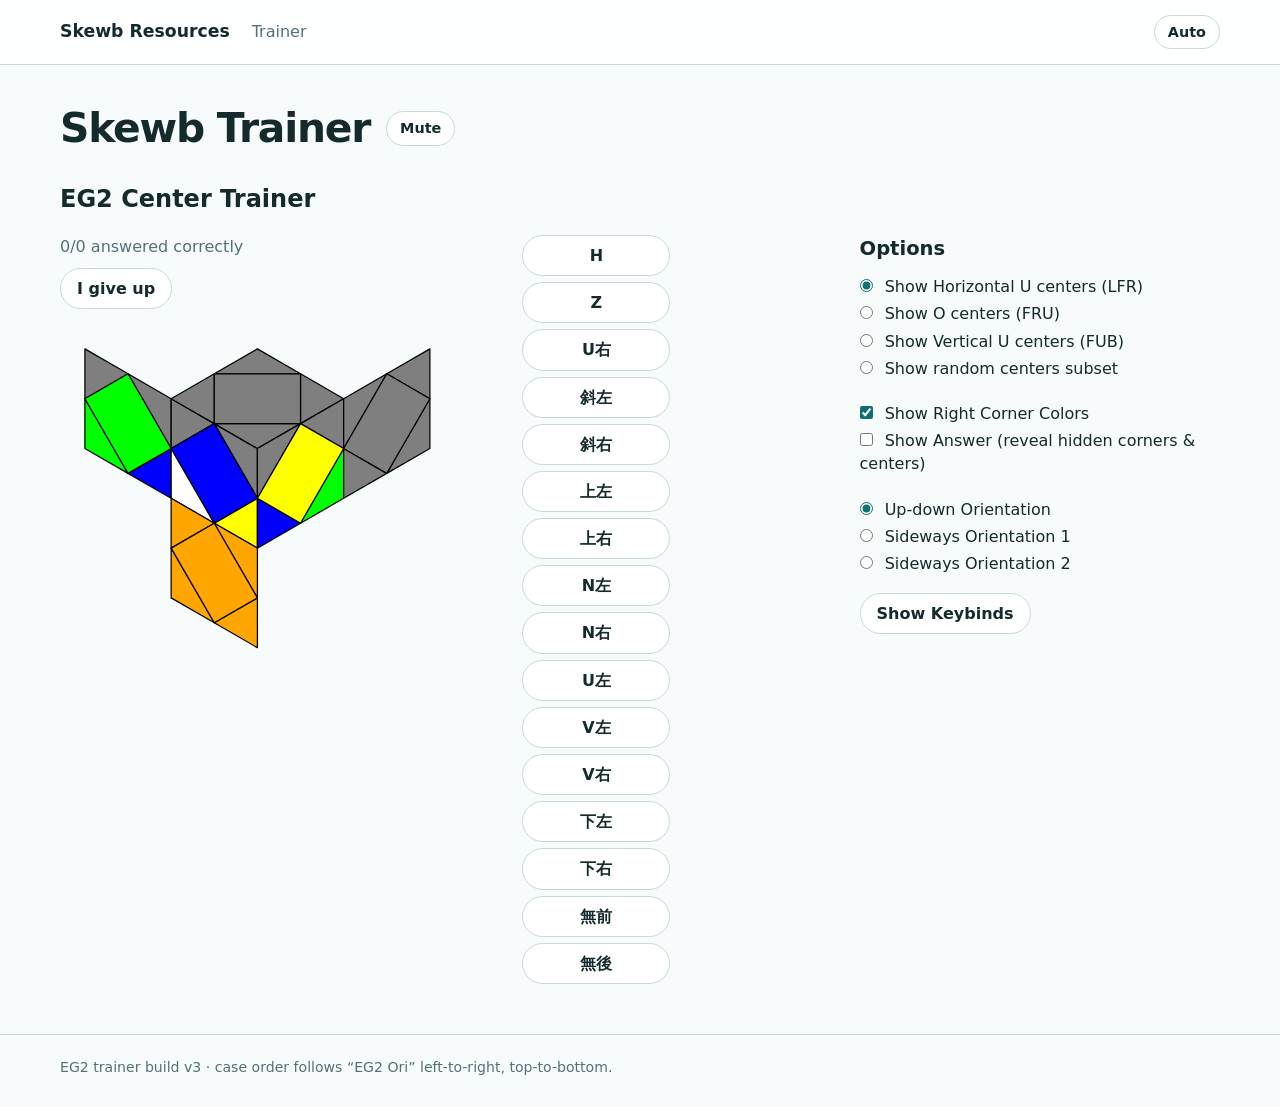
<file: index_eg2_v3_fixed.html>
<!doctype html>
<html lang="en">
<head>
  <meta charset="utf-8" />
  <meta name="viewport" content="width=device-width, initial-scale=1" />
  <meta name="color-scheme" content="light dark" />
  <title>EG2 Center Trainer</title>
  <style>
:root {
  --bg: #f7fbfb;
  --surface: #ffffff;
  --surface-2: #f1f7f7;
  --ink: #142a2d;
  --muted: #547176;
  --line: #c8d9da;
  --line-heavy: #79999d;
  --accent: #0f6f73;
  --error-bg: #ffd9d9;
  --success-bg: #cff1d5;
  --shadow: 0 14px 40px rgba(28, 71, 76, 0.08);
}

html[data-theme="dark"] {
  --bg: #101819;
  --surface: #172224;
  --surface-2: #1d2b2d;
  --ink: #eaf5f5;
  --muted: #a9c0c2;
  --line: #34494c;
  --line-heavy: #789295;
  --accent: #83d7dc;
  --error-bg: #5d2727;
  --success-bg: #1d5530;
  --shadow: 0 14px 40px rgba(0, 0, 0, 0.18);
}

@media (prefers-color-scheme: dark) {
  html[data-theme="auto"] {
    --bg: #101819;
    --surface: #172224;
    --surface-2: #1d2b2d;
    --ink: #eaf5f5;
    --muted: #a9c0c2;
    --line: #34494c;
    --line-heavy: #789295;
    --accent: #83d7dc;
    --error-bg: #5d2727;
    --success-bg: #1d5530;
    --shadow: 0 14px 40px rgba(0, 0, 0, 0.18);
  }
}

* { box-sizing: border-box; }
body {
  margin: 0;
  font-family: ui-sans-serif, system-ui, -apple-system, BlinkMacSystemFont, "Segoe UI", sans-serif;
  background: var(--bg);
  color: var(--ink);
  line-height: 1.45;
}
button, input { font: inherit; }
button { color: inherit; }

.shell { width: min(1160px, calc(100% - 32px)); margin-inline: auto; }
.site-header {
  border-bottom: 1px solid var(--line);
  background: color-mix(in srgb, var(--surface) 88%, transparent);
  backdrop-filter: blur(10px);
}
.header-row { min-height: 64px; display: flex; align-items: center; gap: 22px; }
.brand { font-size: 1.08rem; font-weight: 750; color: var(--ink); text-decoration: none; }
.nav { display: flex; gap: 16px; margin-right: auto; }
.nav a { color: var(--muted); text-decoration: none; }
.nav a:hover { color: var(--ink); }
.main { padding-block: 34px 50px; }
.title-row { display: flex; align-items: center; gap: 16px; }
h1 { margin: 0; font-size: clamp(1.9rem, 4vw, 2.55rem); letter-spacing: -0.03em; }
h2 { margin: 24px 0 18px; font-size: 1.5rem; }
h3 { margin: 0 0 12px; font-size: 1.22rem; }

.trainer-grid {
  display: grid;
  grid-template-columns: minmax(340px, 1.05fr) minmax(210px, 0.72fr) minmax(280px, 0.95fr);
  column-gap: 64px;
  row-gap: 28px;
  align-items: start;
}
.question-column { min-width: 0; }
.score { margin-bottom: 10px; color: var(--muted); }

.pill {
  appearance: none;
  border: 1px solid var(--line);
  border-radius: 999px;
  background: var(--surface);
  padding: 8px 16px;
  font-weight: 650;
  cursor: pointer;
  transition: transform 130ms ease, border-color 130ms ease, background 130ms ease;
}
.pill:hover:not(:disabled) { transform: translateY(-1px); border-color: var(--line-heavy); }
.pill:disabled { opacity: 0.55; cursor: default; }
.pill.small { padding: 6px 13px; font-size: 0.9rem; }

.skewb-box {
  width: min(100%, 440px);
  margin-top: 15px;
  background: transparent;
}
.skewb-box svg { width: 100%; height: auto; display: block; overflow: visible; }

.answer-list { display: flex; flex-direction: column; gap: 6px; align-items: flex-start; }
.answer-button {
  width: 148px;
  text-align: center;
  appearance: none;
  border: 1px solid var(--line);
  border-radius: 999px;
  background: var(--surface);
  padding: 8px 14px;
  font-weight: 650;
  cursor: pointer;
  transition: transform 130ms ease, border-color 130ms ease, background 90ms ease;
}
.answer-button:hover { transform: translateY(-1px); border-color: var(--line-heavy); }
.answer-button.error { background: var(--error-bg); }
.answer-button.correct { background: var(--success-bg); }

.option-line { display: block; margin: 4px 0; cursor: pointer; }
.option-line input { margin: 0 7px 0 0; accent-color: var(--accent); }
.option-spacer { height: 14px; }

.keybind-editor { margin-top: 12px; display: grid; gap: 7px; }
.keybind-row { display: grid; grid-template-columns: 72px 80px 70px; gap: 7px; align-items: center; font-size: 0.92rem; }
.keybind-key { color: var(--muted); }
.keybind-row .pill { padding: 5px 10px; font-size: 0.86rem; }
.keybind-editor[hidden] { display: none; }

.site-footer { border-top: 1px solid var(--line); color: var(--muted); padding: 22px 0 30px; font-size: 0.88rem; }

@media (max-width: 960px) {
  .trainer-grid { grid-template-columns: minmax(300px, 1fr) minmax(200px, .65fr); column-gap: 34px; }
  .options-column { grid-column: 1 / -1; }
}
@media (max-width: 640px) {
  .shell { width: min(100% - 22px, 1160px); }
  .header-row { gap: 14px; }
  .trainer-grid { grid-template-columns: 1fr; }
  .answers-column, .options-column { grid-column: auto; }
  .answer-list { display: grid; grid-template-columns: repeat(2, minmax(0, 1fr)); width: 100%; }
  .answer-button { width: 100%; }
  .skewb-box { width: 100%; max-width: 430px; }
}

</style>
</head>
<body>
  <header class="site-header">
    <div class="shell header-row">
      <a class="brand" href="#">Skewb Resources</a>
      <nav class="nav" aria-label="Primary navigation">
        <a href="#trainer">Trainer</a>
      </nav>
      <button id="themeButton" class="pill small" type="button" aria-label="Theme">Auto</button>
    </div>
  </header>

  <main id="trainer" class="shell main">
    <div class="title-row">
      <h1>Skewb Trainer</h1>
      <button id="muteButton" class="pill small" type="button">Mute</button>
    </div>

    <h2>EG2 Center Trainer</h2>

    <div class="trainer-grid">
      <section class="question-column" aria-label="Question">
        <div id="score" class="score">0/0 answered correctly</div>
        <button id="giveUpButton" class="pill" type="button">I give up</button>
        <div id="skewbMount" class="skewb-box" aria-label="Skewb center recognition question"></div>
      </section>

      <section class="answers-column" aria-label="Answers">
        <div id="answerButtons" class="answer-list"></div>
      </section>

      <section class="options-column" aria-label="Options">
        <form id="optionsForm">
          <h3>Options</h3>

          <label class="option-line"><input type="radio" name="trainerType" value="HorizontalU" checked /> Show Horizontal U centers (LFR)</label>
          <label class="option-line"><input type="radio" name="trainerType" value="O" /> Show O centers (FRU)</label>
          <label class="option-line"><input type="radio" name="trainerType" value="VerticalU" /> Show Vertical U centers (FUB)</label>
          <label class="option-line"><input type="radio" name="trainerType" value="Random" /> Show random centers subset</label>

          <div class="option-spacer"></div>
          <label class="option-line"><input id="showRightCornerColors" type="checkbox" checked /> Show Right Corner Colors</label>
          <label class="option-line"><input id="showAnswer" type="checkbox" /> Show Answer (reveal hidden corners & centers)</label>

          <div class="option-spacer"></div>
          <label class="option-line"><input type="radio" name="cubeOrientation" value="UpDown" checked /> Up-down Orientation</label>
          <label class="option-line"><input type="radio" name="cubeOrientation" value="Sideways" /> Sideways Orientation 1</label>
          <label class="option-line"><input type="radio" name="cubeOrientation" value="Sideways2" /> Sideways Orientation 2</label>

          <div class="option-spacer"></div>
          <button id="keybindToggle" class="pill" type="button">Show Keybinds</button>
          <div id="keybindEditor" class="keybind-editor" hidden></div>
        </form>
      </section>
    </div>
  </main>

  <footer class="site-footer">
    <div class="shell">EG2 trainer build v3 · case order follows “EG2 Ori” left-to-right, top-to-bottom.</div>
  </footer>

  <script>
(() => {
  "use strict";

  // ---------- Constants ----------
  const COLORS = {
    Gray: "rgb(127,127,127)",
    Orange: "rgb(255,166,0)",
    Green: "rgb(0,255,0)",
    Yellow: "rgb(255,255,0)",
    White: "rgb(255,255,255)",
    Red: "rgb(255,0,0)",
    Blue: "rgb(0,0,255)",
  };

  const SHORT_TO_COLOR = {
    R: COLORS.Red,
    G: COLORS.Green,
    O: COLORS.Orange,
    B: COLORS.Blue,
    Y: COLORS.Yellow,
    W: COLORS.White,
    X: COLORS.Gray,
  };

  const COLOR_TO_SHORT = new Map(Object.entries(SHORT_TO_COLOR).map(([short, color]) => [color, short]));

  // Position order used throughout is [L, F, R, B, U].
  // These are the 16 EG2 Ori representatives in the exact order of the user's
  // reference image: left-to-right on row 1, then left-to-right on row 2.
  const EG2_REPRESENTATIVES = [
    "OBRGY", "GRBOY", "BGROY", "RYOGB",
    "OYRBG", "RYBOG", "ORBYG", "OYBGR",
    "ORYGB", "GBORY", "RYGBO", "ROYBG",
    "BORYG", "ROGYB", "BRGYO", "GOBYR",
  ];

  const EG2_NAMES = [
    "H",
    "Z",
    "U右",
    "斜左",
    "斜右",
    "上左",
    "上右",
    "N左",
    "N右",
    "U左",
    "V左",
    "V右",
    "下左",
    "下右",
    "無前",
    "無後",
  ];

  const TRAINER_TYPES = ["HorizontalU", "O", "VerticalU"];
  const ORIENTATIONS = ["UpDown", "Sideways", "Sideways2"];
  const CENTER_INDICES = { L: 4, F: 9, D: 14, U: 19, R: 24, B: 29 };
  const CASE_CENTER_INDICES = [CENTER_INDICES.L, CENTER_INDICES.F, CENTER_INDICES.R, CENTER_INDICES.B, CENTER_INDICES.U];
  const CORNER_INDICES = [
    0,1,2,3, 5,6,7,8, 10,11,12,13, 15,16,17,18, 20,21,22,23, 25,26,27,28,
  ];

  // Canonical EG2 corner frame from the source EG2 Ori image (case 132).
  // Face order here follows this renderer: L, F, D, U, R, B; each face is 4 corners + center.
  const EG2_CORNER_SHORT = [
    "O","R","O","R", null,
    "G","B","G","B", null,
    "W","W","W","W", null,
    "Y","Y","Y","Y", null,
    "R","O","R","O", null,
    "B","G","B","G", null,
  ];

  const DEFAULT_KEYBINDS = [
    "Digit1", "Digit2", "Digit3", "Digit4", "Digit5", "Digit6", "Digit7", "Digit8",
    "Digit9", "Digit0", "KeyQ", "KeyW", "KeyE", "KeyR", "KeyT", "KeyY",
  ];

  // Exact 30-sticker face order: L(0-4), F(5-9), D(10-14), U(15-19), R(20-24), B(25-29).
  // Coordinates mirror the original trainer renderer so changing orientation only changes layout,
  // never sticker meaning.
  const P = {
    UpDown: {
      translate: [10, 10],
      polys: [
        [[0,0],[1,1],[0,2]], [[1,1],[2,2],[2,4]], [[1,5],[2,4],[2,6]], [[0,2],[1,5],[0,4]], [[1,1],[2,4],[1,5],[0,2]],
        [[2,2],[3,3],[2,4]], [[3,3],[4,4],[4,6]], [[3,7],[4,6],[4,8]], [[2,4],[3,7],[2,6]], [[3,3],[4,6],[3,7],[2,4]],
        [[2,6],[3,7],[2,8]], [[3,7],[4,8],[4,10]], [[3,11],[4,10],[4,12]], [[2,8],[3,11],[2,10]], [[3,7],[4,10],[3,11],[2,8]],
        [[4,0],[5,1],[3,1]], [[5,1],[6,2],[5,3]], [[5,3],[4,4],[3,3]], [[3,3],[2,2],[3,1]], [[3,1],[5,1],[5,3],[3,3]],
        [[4,6],[4,4],[5,3]], [[6,2],[6,4],[5,3]], [[6,4],[6,6],[5,7]], [[5,7],[4,8],[4,6]], [[5,3],[6,4],[5,7],[4,6]],
        [[6,4],[6,2],[7,1]], [[8,0],[8,2],[7,1]], [[8,2],[8,4],[7,5]], [[7,5],[6,6],[6,4]], [[7,1],[8,2],[7,5],[6,4]],
      ],
    },
    Sideways: {
      translate: [10, 21],
      polys: [
        [[2,-2],[3,-1],[1,-1]], [[3,-1],[4,0],[3,1]], [[3,1],[2,2],[1,1]], [[1,1],[0,0],[1,-1]], [[1,-1],[3,-1],[3,1],[1,1]],
        [[4,0],[5,1],[3,1]], [[5,1],[6,2],[5,3]], [[5,3],[4,4],[3,3]], [[3,3],[2,2],[3,1]], [[3,1],[5,1],[5,3],[3,3]],
        [[2,2],[3,3],[2,4]], [[3,3],[4,4],[4,6]], [[3,7],[4,6],[4,8]], [[2,4],[3,7],[2,6]], [[3,3],[4,6],[3,7],[2,4]],
        [[8,2],[8,4],[7,5]], [[7,5],[6,6],[6,4]], [[6,4],[6,2],[7,1]], [[8,0],[8,2],[7,1]], [[7,1],[8,2],[7,5],[6,4]],
        [[6,2],[6,4],[5,3]], [[6,4],[6,6],[5,7]], [[5,7],[4,8],[4,6]], [[4,6],[4,4],[5,3]], [[5,3],[6,4],[5,7],[4,6]],
        [[6,6],[6,8],[5,7]], [[6,8],[6,10],[5,11]], [[5,11],[4,12],[4,10]], [[4,10],[4,8],[5,7]], [[5,7],[6,8],[5,11],[4,10]],
      ],
    },
    Sideways2: {
      translate: [10, 21],
      polys: [
        [[4,0],[5,1],[3,1]], [[5,1],[6,2],[5,3]], [[5,3],[4,4],[3,3]], [[3,3],[2,2],[3,1]], [[3,1],[5,1],[5,3],[3,3]],
        [[6,2],[6,4],[5,3]], [[6,4],[6,6],[5,7]], [[5,7],[4,8],[4,6]], [[4,6],[4,4],[5,3]], [[5,3],[6,4],[5,7],[4,6]],
        [[2,2],[3,3],[2,4]], [[3,3],[4,4],[4,6]], [[3,7],[4,6],[4,8]], [[2,4],[3,7],[2,6]], [[3,3],[4,6],[3,7],[2,4]],
        [[8,2],[8,4],[7,5]], [[7,5],[6,6],[6,4]], [[6,4],[6,2],[7,1]], [[8,0],[8,2],[7,1]], [[7,1],[8,2],[7,5],[6,4]],
        [[6,6],[6,8],[5,7]], [[6,8],[6,10],[5,11]], [[5,11],[4,12],[4,10]], [[4,10],[4,8],[5,7]], [[5,7],[6,8],[5,11],[4,10]],
        [[2,-2],[3,-1],[1,-1]], [[3,-1],[4,0],[3,1]], [[3,1],[2,2],[1,1]], [[1,1],[0,0],[1,-1]], [[1,-1],[3,-1],[3,1],[1,1]],
      ],
    },
  };

  // ---------- Small math / cube rotations ----------
  const mod = (a, b) => ((a % b) + b) % b;
  const sin90 = (n) => [0, 1, 0, -1][mod(n, 4)];
  const cos90 = (n) => [1, 0, -1, 0][mod(n, 4)];

  function rotationMatrix(axis, th) {
    const [x, y, z] = axis;
    const c = cos90(th), s = sin90(th), t = 1 - c;
    return [
      [x*x*t+c, x*y*t-z*s, x*z*t+y*s],
      [x*y*t+z*s, y*y*t+c, y*z*t-x*s],
      [x*z*t-y*s, y*z*t+x*s, z*z*t+c],
    ];
  }

  function mmul(a, b) {
    return a.map((row, i) => b[0].map((_, j) => row.reduce((sum, v, k) => sum + v * b[k][j], 0)));
  }

  function mvec(m, v) {
    return m.map((row) => row.reduce((sum, x, i) => sum + x * v[i], 0));
  }

  const RX = [0,1,2,3].map(n => rotationMatrix([1,0,0], n));
  const RY1 = rotationMatrix([0,1,0], 1);
  const RY2 = rotationMatrix([0,1,0], 2);
  const RY3 = rotationMatrix([0,1,0], 3);
  const RZ1 = rotationMatrix([0,0,1], 1);
  const RZ3 = rotationMatrix([0,0,1], 3);
  const CUBE_ROTATIONS = [
    RX[0], RX[1], RX[2], RX[3],
    RY1, mmul(RX[1], RY1), mmul(RX[2], RY1), mmul(RX[3], RY1),
    RY2, mmul(RX[1], RY2), mmul(RX[2], RY2), mmul(RX[3], RY2),
    RY3, mmul(RX[1], RY3), mmul(RX[2], RY3), mmul(RX[3], RY3),
    RZ1, mmul(RX[1], RZ1), mmul(RX[2], RZ1), mmul(RX[3], RZ1),
    RZ3, mmul(RX[1], RZ3), mmul(RX[2], RZ3), mmul(RX[3], RZ3),
  ];

  const COLOR_AXES = {
    [COLORS.White]: [0,-1,0],
    [COLORS.Red]: [-1,0,0],
    [COLORS.Green]: [0,0,1],
    [COLORS.Orange]: [1,0,0],
    [COLORS.Blue]: [0,0,-1],
    [COLORS.Yellow]: [0,1,0],
    [COLORS.Gray]: [0,0,0],
  };
  const AXIS_TO_COLOR = new Map(Object.entries(COLOR_AXES).map(([color, axis]) => [axis.join(","), color]));
  function rotateColor(color, rotation) {
    if (color === COLORS.Gray) return COLORS.Gray;
    return AXIS_TO_COLOR.get(mvec(rotation, COLOR_AXES[color]).join(","));
  }

  // ---------- EG2 full-state model & display-based classification ----------
  // The old build grouped center permutations by a center-only y conjugation. That is
  // valid for the highly symmetric NS solved layer, but not for directional EG2 corners.
  // In this build the EG2 corners define the coordinate frame. Every answer is derived
  // from the complete displayed cube state after undoing its whole-cube color rotation.

  const CANONICAL_CORNER_COLORS = EG2_CORNER_SHORT.map(v => v ? SHORT_TO_COLOR[v] : null);

  function makeCanonicalFullState(caseIndex) {
    const state = Array(30).fill(COLORS.Gray);
    for (const i of CORNER_INDICES) state[i] = CANONICAL_CORNER_COLORS[i];

    const rep = EG2_REPRESENTATIVES[caseIndex];
    state[CENTER_INDICES.L] = SHORT_TO_COLOR[rep[0]];
    state[CENTER_INDICES.F] = SHORT_TO_COLOR[rep[1]];
    state[CENTER_INDICES.R] = SHORT_TO_COLOR[rep[2]];
    state[CENTER_INDICES.B] = SHORT_TO_COLOR[rep[3]];
    state[CENTER_INDICES.U] = SHORT_TO_COLOR[rep[4]];
    state[CENTER_INDICES.D] = COLORS.White;
    return state;
  }

  function rotateState(state, rotation) {
    return state.map(c => rotateColor(c, rotation));
  }

  function cornerFrameMatches(state) {
    return CORNER_INDICES.every(i => state[i] === CANONICAL_CORNER_COLORS[i]);
  }

  function normalizeEG2State(rotatedFullState) {
    const matches = [];
    for (const candidate of CUBE_ROTATIONS) {
      const normalized = rotateState(rotatedFullState, candidate);
      if (cornerFrameMatches(normalized)) matches.push(normalized);
    }
    if (matches.length !== 1) {
      throw new Error(`EG2 corner-frame normalization expected 1 match, got ${matches.length}`);
    }
    return matches[0];
  }

  function centerSequenceFromState(normalizedState) {
    return CASE_CENTER_INDICES.map(i => COLOR_TO_SHORT.get(normalizedState[i])).join("");
  }

  function classifyDisplayedFullState(rotatedFullState) {
    const normalized = normalizeEG2State(rotatedFullState);
    if (normalized[CENTER_INDICES.D] !== COLORS.White) {
      throw new Error("EG2 normalization did not restore the white D center");
    }
    const seq = centerSequenceFromState(normalized);
    const caseIndex = EG2_REPRESENTATIVES.indexOf(seq);
    if (caseIndex < 0) throw new Error(`Unknown normalized EG2 center state: ${seq}`);
    return { caseIndex, normalized, sequence: seq };
  }

  function makeMaskedState(fullState, trainerType, showRightCornerColors, showAnswer) {
    // Answer mode: reveal the exact full state used by the question.
    if (showAnswer) return [...fullState];

    const state = Array(30).fill(COLORS.Gray);

    // Keep the whole bottom face visible.
    for (let i = 10; i <= 14; i++) state[i] = fullState[i];

    // EG2 bottom-layer corner clues.
    // These must stay visible regardless of which 3-center subset is selected,
    // because EG2's bottom corner colors define the orientation frame.
    state[2] = fullState[2];
    state[3] = fullState[3];
    state[7] = fullState[7];
    state[8] = fullState[8];

    // Preserve the original option for the right-side bottom corner colors.
    if (showRightCornerColors) {
      state[22] = fullState[22];
      state[23] = fullState[23];
    }

    // Exactly three recognition centers.
    if (trainerType === "HorizontalU") {
      state[CENTER_INDICES.L] = fullState[CENTER_INDICES.L];
      state[CENTER_INDICES.F] = fullState[CENTER_INDICES.F];
      state[CENTER_INDICES.R] = fullState[CENTER_INDICES.R];
    } else if (trainerType === "O") {
      state[CENTER_INDICES.F] = fullState[CENTER_INDICES.F];
      state[CENTER_INDICES.R] = fullState[CENTER_INDICES.R];
      state[CENTER_INDICES.U] = fullState[CENTER_INDICES.U];
    } else if (trainerType === "VerticalU") {
      state[CENTER_INDICES.F] = fullState[CENTER_INDICES.F];
      state[CENTER_INDICES.U] = fullState[CENTER_INDICES.U];
      state[CENTER_INDICES.B] = fullState[CENTER_INDICES.B];
    } else {
      throw new Error(`Unknown trainer type: ${trainerType}`);
    }

    return state;
  }
  // ---------- Persistent settings ----------
  const STORAGE_KEY = "eg2-center-trainer-settings-v3";
  const KEYBIND_KEY = "eg2-center-trainer-keybinds-v1";
  const THEME_KEY = "eg2-center-trainer-theme-v1";

  const options = Object.assign({
    trainerType: "HorizontalU",
    showRightCornerColors: true,
    showAnswer: false,
    cubeOrientation: "UpDown",
  }, safeReadJSON(STORAGE_KEY, {}));

  let keybinds = safeReadJSON(KEYBIND_KEY, DEFAULT_KEYBINDS);
  if (!Array.isArray(keybinds) || keybinds.length !== 16) keybinds = [...DEFAULT_KEYBINDS];

  function safeReadJSON(key, fallback) {
    try {
      const raw = localStorage.getItem(key);
      return raw ? JSON.parse(raw) : fallback;
    } catch { return fallback; }
  }
  function saveOptions() { localStorage.setItem(STORAGE_KEY, JSON.stringify(options)); }
  function saveKeybinds() { localStorage.setItem(KEYBIND_KEY, JSON.stringify(keybinds)); }

  // ---------- Trainer state ----------
  let currentQuestion = null;
  let correctQuestions = 0;
  let totalQuestions = 0;
  let wrongThisQuestion = new Set();
  let answeredCorrectCase = null;
  let muted = false;
  let keybindEditorOn = false;
  let editingCase = null;

  function randomChoice(arr) { return arr[Math.floor(Math.random() * arr.length)]; }

  function generateQuestion() {
    const sourceCaseIndex = Math.floor(Math.random() * EG2_REPRESENTATIVES.length);
    const rotation = randomChoice(CUBE_ROTATIONS);
    const fullState = rotateState(makeCanonicalFullState(sourceCaseIndex), rotation);
    const derived = classifyDisplayedFullState(fullState);
    if (derived.caseIndex !== sourceCaseIndex) {
      throw new Error(`Generated EG2 case mismatch: source ${sourceCaseIndex}, displayed ${derived.caseIndex}`);
    }
    currentQuestion = {
      sourceCaseIndex,
      caseIndex: derived.caseIndex,
      rotation,
      fullState,
      randomTrainerType: randomChoice(TRAINER_TYPES),
    };
    wrongThisQuestion = new Set();
    renderAll();
  }

  function chosenTrainerType() {
    return options.trainerType === "Random" ? currentQuestion.randomTrainerType : options.trainerType;
  }

  function rendererState() {
    return makeMaskedState(
      currentQuestion.fullState,
      chosenTrainerType(),
      !!options.showRightCornerColors,
      !!options.showAnswer,
    );
  }

  // ---------- SVG renderer ----------
  function buildSVG(state) {
    const ns = "http://www.w3.org/2000/svg";
    const svg = document.createElementNS(ns, "svg");
    svg.setAttribute("viewBox", "0 0 160 140");
    svg.setAttribute("role", "img");
    svg.setAttribute("aria-label", "EG2 center recognition Skewb diagram");

    const xsc = Math.sqrt(3) * 10;
    const ysc = 10;
    const spec = P[options.cubeOrientation] || P.UpDown;
    const [tx, ty] = spec.translate;

    spec.polys.forEach((poly, i) => {
      const el = document.createElementNS(ns, "polygon");
      const pts = poly.map(([x,y]) => `${x * xsc + tx} ${y * ysc + ty}`).join(" ");
      el.setAttribute("points", pts);
      el.setAttribute("fill", state[i]);
      el.setAttribute("stroke", "black");
      el.setAttribute("stroke-width", "0.5");
      el.setAttribute("stroke-linejoin", "round");
      svg.appendChild(el);
    });
    return svg;
  }

  // ---------- UI ----------
  const els = {
    score: document.getElementById("score"),
    giveUpButton: document.getElementById("giveUpButton"),
    skewbMount: document.getElementById("skewbMount"),
    answerButtons: document.getElementById("answerButtons"),
    optionsForm: document.getElementById("optionsForm"),
    showRight: document.getElementById("showRightCornerColors"),
    showAnswer: document.getElementById("showAnswer"),
    muteButton: document.getElementById("muteButton"),
    themeButton: document.getElementById("themeButton"),
    keybindToggle: document.getElementById("keybindToggle"),
    keybindEditor: document.getElementById("keybindEditor"),
  };

  function renderAll() {
    renderScore();
    renderDiagram();
    renderAnswers();
    syncOptionsUI();
    renderKeybindEditor();
  }

  function renderScore() {
    els.score.textContent = `${correctQuestions}/${totalQuestions} answered correctly`;
  }

  function renderDiagram() {
    els.skewbMount.replaceChildren(buildSVG(rendererState()));
  }

  function renderAnswers() {
    els.answerButtons.replaceChildren();
    EG2_REPRESENTATIVES.forEach((_, i) => {
      const btn = document.createElement("button");
      btn.type = "button";
      btn.className = "answer-button";
      if (wrongThisQuestion.has(i)) btn.classList.add("error");
      if (answeredCorrectCase === i) btn.classList.add("correct");
      btn.textContent = EG2_NAMES[i];
      btn.title = `Reference case ${i + 1} (image order)`;
      btn.addEventListener("click", () => selectCase(i));
      els.answerButtons.appendChild(btn);
    });
  }

  function syncOptionsUI() {
    const trainerRadio = els.optionsForm.querySelector(`input[name="trainerType"][value="${options.trainerType}"]`);
    const orientationRadio = els.optionsForm.querySelector(`input[name="cubeOrientation"][value="${options.cubeOrientation}"]`);
    if (trainerRadio) trainerRadio.checked = true;
    if (orientationRadio) orientationRadio.checked = true;
    els.showRight.checked = !!options.showRightCornerColors;
    els.showAnswer.checked = !!options.showAnswer;
  }

  function humanKey(code) {
    return code.replace(/^(Key|Digit)/, "").replace("Space", "Space");
  }

  function renderKeybindEditor() {
    els.keybindEditor.hidden = !keybindEditorOn;
    els.keybindToggle.textContent = keybindEditorOn ? "Save Changes" : "Show Keybinds";
    if (!keybindEditorOn) { els.keybindEditor.replaceChildren(); return; }

    els.keybindEditor.replaceChildren();
    EG2_REPRESENTATIVES.forEach((_, i) => {
      const row = document.createElement("div");
      row.className = "keybind-row";
      const label = document.createElement("span");
      label.textContent = EG2_NAMES[i];
      const key = document.createElement("span");
      key.className = "keybind-key";
      key.textContent = `${humanKey(keybinds[i])} key`;
      const edit = document.createElement("button");
      edit.type = "button";
      edit.className = "pill";
      edit.textContent = editingCase === i ? "Press!" : "Edit";
      edit.disabled = editingCase !== null && editingCase !== i;
      edit.addEventListener("click", () => { editingCase = i; renderKeybindEditor(); edit.blur(); });
      row.append(label, key, edit);
      els.keybindEditor.appendChild(row);
    });
    const reset = document.createElement("button");
    reset.type = "button";
    reset.className = "pill";
    reset.textContent = "Reset Keybinds";
    reset.disabled = editingCase !== null;
    reset.addEventListener("click", () => { keybinds = [...DEFAULT_KEYBINDS]; saveKeybinds(); renderKeybindEditor(); });
    els.keybindEditor.appendChild(reset);
  }

  function selectCase(i) {
    if (keybindEditorOn) return;
    if (i === currentQuestion.caseIndex) {
      playTone(true);
      if (wrongThisQuestion.size === 0) {
        correctQuestions++;
        totalQuestions++;
      }
      answeredCorrectCase = i;
      generateQuestion();
      // Keep the just-correct answer highlighted for 300 ms, as in the original trainer.
      renderAnswers();
      setTimeout(() => { answeredCorrectCase = null; renderAnswers(); }, 300);
    } else {
      playTone(false);
      if (wrongThisQuestion.size === 0) totalQuestions++;
      wrongThisQuestion.add(i);
      answeredCorrectCase = null;
      renderScore();
      renderAnswers();
    }
  }

  function giveUp() {
    playTone(false);
    if (wrongThisQuestion.size === 0) totalQuestions++;
    for (let i = 0; i < 16; i++) if (i !== currentQuestion.caseIndex) wrongThisQuestion.add(i);
    answeredCorrectCase = null;
    renderScore();
    renderAnswers();
  }

  function playTone(correct) {
    if (muted) return;
    try {
      const AC = window.AudioContext || window.webkitAudioContext;
      if (!AC) return;
      const ctx = new AC();
      const osc = ctx.createOscillator();
      const gain = ctx.createGain();
      osc.type = "sine";
      osc.frequency.value = correct ? 660 : 180;
      gain.gain.setValueAtTime(0.05, ctx.currentTime);
      gain.gain.exponentialRampToValueAtTime(0.0001, ctx.currentTime + (correct ? 0.12 : 0.18));
      osc.connect(gain).connect(ctx.destination);
      osc.start();
      osc.stop(ctx.currentTime + (correct ? 0.12 : 0.18));
      osc.addEventListener("ended", () => ctx.close());
    } catch { /* audio is optional */ }
  }

  // ---------- Events ----------
  els.giveUpButton.addEventListener("click", giveUp);

  els.optionsForm.addEventListener("change", (e) => {
    const t = e.target;
    if (t.name === "trainerType") options.trainerType = t.value;
    if (t.name === "cubeOrientation") options.cubeOrientation = t.value;
    if (t.id === "showRightCornerColors") options.showRightCornerColors = t.checked;
    if (t.id === "showAnswer") options.showAnswer = t.checked;
    saveOptions();
    renderDiagram();
  });

  els.muteButton.addEventListener("click", () => {
    muted = !muted;
    els.muteButton.textContent = muted ? "Unmute" : "Mute";
  });

  els.keybindToggle.addEventListener("click", () => {
    keybindEditorOn = !keybindEditorOn;
    editingCase = null;
    renderKeybindEditor();
    els.keybindToggle.blur();
  });

  document.addEventListener("keydown", (e) => {
    if (editingCase !== null) {
      e.preventDefault();
      const oldIndex = keybinds.indexOf(e.code);
      if (oldIndex >= 0 && oldIndex !== editingCase) {
        [keybinds[oldIndex], keybinds[editingCase]] = [keybinds[editingCase], keybinds[oldIndex]];
      } else {
        keybinds[editingCase] = e.code;
      }
      editingCase = null;
      saveKeybinds();
      renderKeybindEditor();
      return;
    }
    if (keybindEditorOn || e.repeat) return;
    const i = keybinds.indexOf(e.code);
    if (i >= 0) {
      e.preventDefault();
      selectCase(i);
    }
  });

  // Theme button: Auto -> Light -> Dark -> Auto.
  const themeModes = ["auto", "light", "dark"];
  let theme = localStorage.getItem(THEME_KEY) || "auto";
  if (!themeModes.includes(theme)) theme = "auto";
  function applyTheme() {
    document.documentElement.dataset.theme = theme;
    els.themeButton.textContent = theme[0].toUpperCase() + theme.slice(1);
    localStorage.setItem(THEME_KEY, theme);
  }
  els.themeButton.addEventListener("click", () => {
    theme = themeModes[(themeModes.indexOf(theme) + 1) % themeModes.length];
    applyTheme();
  });

  // ---------- Self-checks ----------
  function runSelfChecks() {
    const assert = (condition, message) => { if (!condition) throw new Error(`EG2 trainer self-check failed: ${message}`); };
    assert(CUBE_ROTATIONS.length === 24, "must have 24 cube rotations");
    assert(EG2_REPRESENTATIVES.length === 16, "must have 16 EG2 Ori cases");
    assert(new Set(EG2_REPRESENTATIVES).size === 16, "EG2 representatives must be unique");
    assert(new Set(EG2_NAMES).size === 16, "EG2 names must be unique");
    assert(ORIENTATIONS.every(o => P[o] && P[o].polys.length === 30), "all 3 renderer orientations must have 30 stickers");

    // Source EG2 Ori case 132: visible five-face SVG has centers U,F,R,B,L = Y,B,R,G,O
    // and corner groups U=YYYY, F=GBGB, R=RORO, B=BGBG, L=OROR.
    assert(EG2_REPRESENTATIVES[0] === "OBRGY", "case 132 / H center order must be L,F,R,B,U = OBRGY");
    assert(EG2_CORNER_SHORT.slice(0,4).join("") === "OROR", "L EG2 corners OROR");
    assert(EG2_CORNER_SHORT.slice(5,9).join("") === "GBGB", "F EG2 corners GBGB");
    assert(EG2_CORNER_SHORT.slice(10,14).join("") === "WWWW", "D EG2 corners WWWW");
    assert(EG2_CORNER_SHORT.slice(15,19).join("") === "YYYY", "U EG2 corners YYYY");
    assert(EG2_CORNER_SHORT.slice(20,24).join("") === "RORO", "R EG2 corners RORO");
    assert(EG2_CORNER_SHORT.slice(25,29).join("") === "BGBG", "B EG2 corners BGBG");

    const centerSets = {
      HorizontalU: [CENTER_INDICES.L, CENTER_INDICES.F, CENTER_INDICES.R],
      O: [CENTER_INDICES.F, CENTER_INDICES.R, CENTER_INDICES.U],
      VerticalU: [CENTER_INDICES.F, CENTER_INDICES.U, CENTER_INDICES.B],
    };
    assert(JSON.stringify(centerSets.HorizontalU) === JSON.stringify([4,9,24]), "LFR center placement");
    assert(JSON.stringify(centerSets.O) === JSON.stringify([9,24,19]), "FRU center placement");
    assert(JSON.stringify(centerSets.VerticalU) === JSON.stringify([9,19,29]), "FUB center placement");

    let fullStatesChecked = 0;
    let displayCombinationsChecked = 0;

    for (let caseIndex = 0; caseIndex < 16; caseIndex++) {
      const canonical = makeCanonicalFullState(caseIndex);
      assert(!canonical.includes(COLORS.Gray), `case ${caseIndex + 1} canonical answer must reveal all 30 stickers`);
      assert(classifyDisplayedFullState(canonical).caseIndex === caseIndex, `case ${caseIndex + 1} canonical classification`);

      for (const rotation of CUBE_ROTATIONS) {
        const fullState = rotateState(canonical, rotation);
        const derived = classifyDisplayedFullState(fullState);
        assert(derived.caseIndex === caseIndex, `case ${caseIndex + 1} classification survives a cube rotation`);
        assert(centerSequenceFromState(derived.normalized) === EG2_REPRESENTATIVES[caseIndex], `case ${caseIndex + 1} normalizes to source representative`);
        fullStatesChecked++;

        for (const trainerType of TRAINER_TYPES) {
          const hidden = makeMaskedState(fullState, trainerType, true, false);
          const shown = makeMaskedState(fullState, trainerType, true, true);

          // Reveal mode must be the exact full state, never a reconstructed approximation.
          assert(shown.every((c, i) => c === fullState[i]), `show answer reproduces full state for case ${caseIndex + 1}`);
          assert(!shown.includes(COLORS.Gray), `show answer contains no hidden stickers for case ${caseIndex + 1}`);

          // Hidden mode: top-layer corners stay hidden, but the EG2 bottom remains visible.
          assert([0,1,5,6,15,16,17,18,20,21,25,26].every(i => hidden[i] === COLORS.Gray), `${trainerType} hides top-layer corner stickers`);
          assert([10,11,12,13,14].every(i => hidden[i] !== COLORS.Gray), `${trainerType} keeps complete D/bottom face visible`);
          assert([2,3,7,8].every(i => hidden[i] !== COLORS.Gray), `${trainerType} keeps L/F bottom-layer clues visible`);

          const wanted = new Set(centerSets[trainerType]);
          for (const idx of [CENTER_INDICES.L, CENTER_INDICES.F, CENTER_INDICES.R, CENTER_INDICES.B, CENTER_INDICES.U]) {
            assert((hidden[idx] !== COLORS.Gray) === wanted.has(idx), `${trainerType} exact 3-center mask at index ${idx}`);
          }
          assert(hidden[CENTER_INDICES.D] !== COLORS.Gray, `${trainerType} keeps bottom D center visible`);

          // Show Right Corner Colors only controls R-side bottom pair in hidden mode.
          const noRight = makeMaskedState(fullState, trainerType, false, false);
          assert(noRight[22] === COLORS.Gray && noRight[23] === COLORS.Gray, `${trainerType} hides R-side pair when option is off`);
          assert(hidden[22] !== COLORS.Gray && hidden[23] !== COLORS.Gray, `${trainerType} shows R-side pair when option is on`);

          for (const orientation of ORIENTATIONS) {
            assert(P[orientation].polys.length === hidden.length, `${orientation} renderer sticker count`);
            displayCombinationsChecked++;
          }
        }
      }
    }

    assert(fullStatesChecked === 16 * 24, `must verify 384 full case/rotation states, got ${fullStatesChecked}`);
    assert(displayCombinationsChecked === 16 * 24 * 3 * 3, `must verify 3456 case/rotation/subset/orientation combinations, got ${displayCombinationsChecked}`);

    window.EG2_DEBUG = {
      representatives: [...EG2_REPRESENTATIVES],
      names: [...EG2_NAMES],
      fullStatesChecked,
      displayCombinationsChecked,
      centerIndices: centerSets,
      sourceCase132Corners: { L: "OROR", F: "GBGB", D: "WWWW", U: "YYYY", R: "RORO", B: "BGBG" },
      classifier: "full displayed state -> EG2 corner-frame normalization -> exact 16-case center lookup",
    };
    console.info("EG2 Center Trainer exhaustive self-checks passed", window.EG2_DEBUG);
  }

  // ---------- Start ----------
  applyTheme();
  runSelfChecks();
  syncOptionsUI();
  generateQuestion();
})();

</script>
</body>
</html>
</file>
<file: styles.css>
:root {
  color-scheme: light;
  --ink: #183b40;
  --ink-soft: #45646a;
  --lagoon: #50b9b2;
  --lagoon-deep: #338f97;
  --bg: #e8f3ed;
  --foam: #f4faf6;
  --surface: rgba(255,255,255,.76);
  --surface-strong: rgba(255,255,255,.91);
  --line: rgba(181,202,203,.68);
  --line-heavy: #708a8e;
  --header: rgba(251,255,249,.84);
  --chip: rgba(255,255,255,.82);
  --chip-line: rgba(47,106,74,.18);
  --error: #ffc6c6;
  --success: #c6ffc6;
  --gray: #7f7f7f;
}

:root[data-theme="dark"] {
  color-scheme: dark;
  --ink: #d8ece9;
  --ink-soft: #afccc8;
  --lagoon: #61d7cf;
  --lagoon-deep: #8de5db;
  --bg: #0a1519;
  --foam: #101d22;
  --surface: rgba(16,30,34,.80);
  --surface-strong: rgba(15,27,31,.93);
  --line: rgba(141,229,219,.19);
  --line-heavy: #dceceb;
  --header: rgba(10,20,24,.82);
  --chip: rgba(13,28,32,.91);
  --chip-line: rgba(141,229,219,.24);
  --error: #5a2727;
  --success: #176018;
}

@media (prefers-color-scheme: dark) {
  :root:not([data-theme="light"]) {
    color-scheme: dark;
    --ink: #d8ece9;
    --ink-soft: #afccc8;
    --lagoon: #61d7cf;
    --lagoon-deep: #8de5db;
    --bg: #0a1519;
    --foam: #101d22;
    --surface: rgba(16,30,34,.80);
    --surface-strong: rgba(15,27,31,.93);
    --line: rgba(141,229,219,.19);
    --line-heavy: #dceceb;
    --header: rgba(10,20,24,.82);
    --chip: rgba(13,28,32,.91);
    --chip-line: rgba(141,229,219,.24);
    --error: #5a2727;
    --success: #176018;
  }
}

* { box-sizing: border-box; }
html { min-height: 100%; scroll-behavior: smooth; }
body {
  min-height: 100vh;
  margin: 0;
  color: var(--ink);
  font-family: "Manrope", ui-sans-serif, system-ui, sans-serif;
  background:
    radial-gradient(1100px 620px at -8% -10%, rgba(79,184,178,.30), transparent 58%),
    radial-gradient(1050px 620px at 112% -12%, rgba(47,106,74,.17), transparent 62%),
    linear-gradient(180deg, var(--bg) 0%, var(--foam) 44%, var(--bg) 100%);
  overflow-x: hidden;
}

a { color: var(--lagoon-deep); text-decoration-thickness: 1px; text-underline-offset: 2px; }
a:hover { filter: brightness(.82); }
button, input { font: inherit; }

.page-wrap {
  width: min(1080px, calc(100% - 2rem));
  margin-inline: auto;
}
@media (min-width: 1280px) {
  .page-wrap { width: min(1600px, calc(100% - 4rem)); }
}

.site-header {
  position: sticky;
  top: 0;
  z-index: 20;
  border-bottom: 1px solid var(--line);
  background: var(--header);
  backdrop-filter: blur(14px);
}
.nav-row {
  min-height: 72px;
  display: flex;
  flex-wrap: wrap;
  align-items: center;
  gap: 12px;
}
.resource-title { margin: 0; flex: 0 0 auto; font-size: 16px; }
.resource-title a {
  display: inline-flex;
  align-items: center;
  gap: 8px;
  padding: 8px 16px;
  border: 1px solid var(--chip-line);
  border-radius: 999px;
  color: var(--ink);
  background: var(--chip);
  box-shadow: 0 8px 24px rgba(30,90,72,.08);
  text-decoration: none;
  font-size: 14px;
  font-weight: 600;
}
.resource-title i {
  width: 8px;
  height: 8px;
  border-radius: 50%;
  background: linear-gradient(90deg,#56c6be,#7ed3bf);
}
.nav-links { display: flex; align-items: center; gap: 16px; margin-left: 0; }
.nav-links a {
  position: relative;
  color: var(--ink-soft);
  text-decoration: none;
  font-size: 14px;
  font-weight: 600;
}
.nav-links a::after {
  content: "";
  position: absolute;
  left: 0;
  bottom: -7px;
  width: 100%;
  height: 2px;
  background: linear-gradient(90deg,var(--lagoon),#7ed3bf);
  transform: scaleX(0);
  transform-origin: left;
}
.nav-links a:hover, .nav-links a.active { color: var(--ink); }
.nav-links a:hover::after, .nav-links a.active::after { transform: scaleX(1); }
.nav-actions { margin-left: auto; display: flex; align-items: center; gap: 12px; }
.github-link { color: var(--ink-soft); text-decoration: none; font-size: 13px; font-weight: 600; }

.pill-button {
  min-height: 38px;
  padding: 7px 16px;
  border: 1px solid var(--line);
  border-radius: 999px;
  color: var(--ink);
  background: var(--surface);
  cursor: pointer;
  font-size: 14px;
  font-weight: 600;
  transition: transform .16s ease, border-color .16s ease, background .16s ease;
}
.pill-button:hover:not(:disabled) { transform: translateY(-1px); border-color: var(--line-heavy); }
.pill-button:disabled { opacity: .62; cursor: default; }

.main-content { padding-block: 48px; }
.island-shell {
  padding: 32px;
  border: 1px solid var(--line);
  border-radius: 16px;
  background: linear-gradient(165deg,var(--surface-strong),var(--surface));
  box-shadow: 0 1px 0 rgba(255,255,255,.55) inset, 0 22px 44px rgba(30,90,72,.10), 0 6px 18px rgba(23,58,64,.08);
  backdrop-filter: blur(4px);
}
.title-row { display: flex; align-items: center; gap: 16px; }
.title-row h1 {
  margin: 0 0 12px;
  color: var(--ink);
  font-family: "Fraunces", Georgia, serif;
  font-size: 48px;
  line-height: 1;
  font-weight: 700;
  letter-spacing: -.025em;
}
.title-row .pill-button { margin-left: auto; }
.trainer-title { margin: 0 0 6px; font-size: 24px; font-weight: 600; }

.trainer-row {
  display: flex;
  flex-wrap: wrap;
  align-items: flex-start;
  gap: 16px 80px;
}
.visual-column { flex: 0 0 400px; width: 400px; }
.answers-column { flex: 0 0 320px; width: 320px; }
.options-column { flex: 1 1 auto; width: 320px; min-width: 280px; }
.visual-column > div:first-child { margin-bottom: 8px; }
.give-up { display: block; margin-bottom: 0; }
.skewb-box { width: 400px; height: 350px; max-width: 100%; }
.skewb-box svg { display: block; width: 400px; height: 350px; max-width: 100%; overflow: visible; }
.skewb-sticker { stroke: #000; stroke-width: .5; stroke-linejoin: round; }

.answer-list { display: flex; flex-direction: column; gap: 4px; }
.answer-row { min-height: 38px; display: flex; align-items: center; }
.answer-button {
  min-height: 38px;
  padding: 7px 16px;
  border: 1px solid var(--line);
  border-radius: 999px;
  color: var(--ink);
  background: var(--surface);
  cursor: pointer;
  font-size: 14px;
  font-weight: 600;
}
.answer-button:hover { transform: translateY(-1px); border-color: var(--line-heavy); }
.answer-button.wrong { background: var(--error); }
.answer-button.correct { background: var(--success); }
.bind-label { display: inline-block; margin-right: 7px; font-size: 14px; }
.edit-bind { min-height: 31px; padding: 4px 12px; font-size: 13px; }

.options-column p { margin: 0 0 8px; line-height: 1.45; font-size: 14px; }
.options-column form { margin-top: 14px; }
.options-column h3 { margin: 0 0 12px; font-size: 20px; font-weight: 600; }
.option-line { display: flex; align-items: center; gap: 5px; min-height: 24px; font-size: 14px; cursor: pointer; }
.option-line input { margin: 0; accent-color: var(--lagoon-deep); }

.site-footer {
  margin-top: 32px;
  border-top: 1px solid var(--line);
  color: var(--ink-soft);
}
.footer-row { display: flex; justify-content: space-between; gap: 16px; padding-block: 38px 54px; }
.footer-row p { margin: 0; font-size: 13px; }

@media (max-width: 980px) {
  .trainer-row { gap: 28px 36px; }
  .visual-column { flex-basis: min(400px,100%); }
  .answers-column { flex-basis: 280px; width: 280px; }
}
@media (max-width: 700px) {
  .page-wrap { width: min(100% - 1.5rem,1080px); }
  .nav-row { padding-block: 12px; }
  .nav-links { order: 3; width: 100%; padding-bottom: 4px; }
  .github-link { display: none; }
  .main-content { padding-block: 32px; }
  .island-shell { padding: 22px; }
  .title-row h1 { font-size: 38px; }
  .trainer-row { display: block; }
  .visual-column, .answers-column, .options-column { width: 100%; min-width: 0; margin-top: 24px; }
  .visual-column { margin-top: 0; }
  .skewb-box { height: auto; aspect-ratio: 8 / 7; }
  .skewb-box svg { width: 100%; height: 100%; }
  .answer-list { display: grid; grid-template-columns: repeat(2,minmax(0,1fr)); gap: 6px; }
  .answer-button { width: 100%; }
  .footer-row { flex-direction: column; }
}
@media (prefers-reduced-motion: reduce) {
  *,*::before,*::after { scroll-behavior: auto !important; transition: none !important; }
}
</file>
